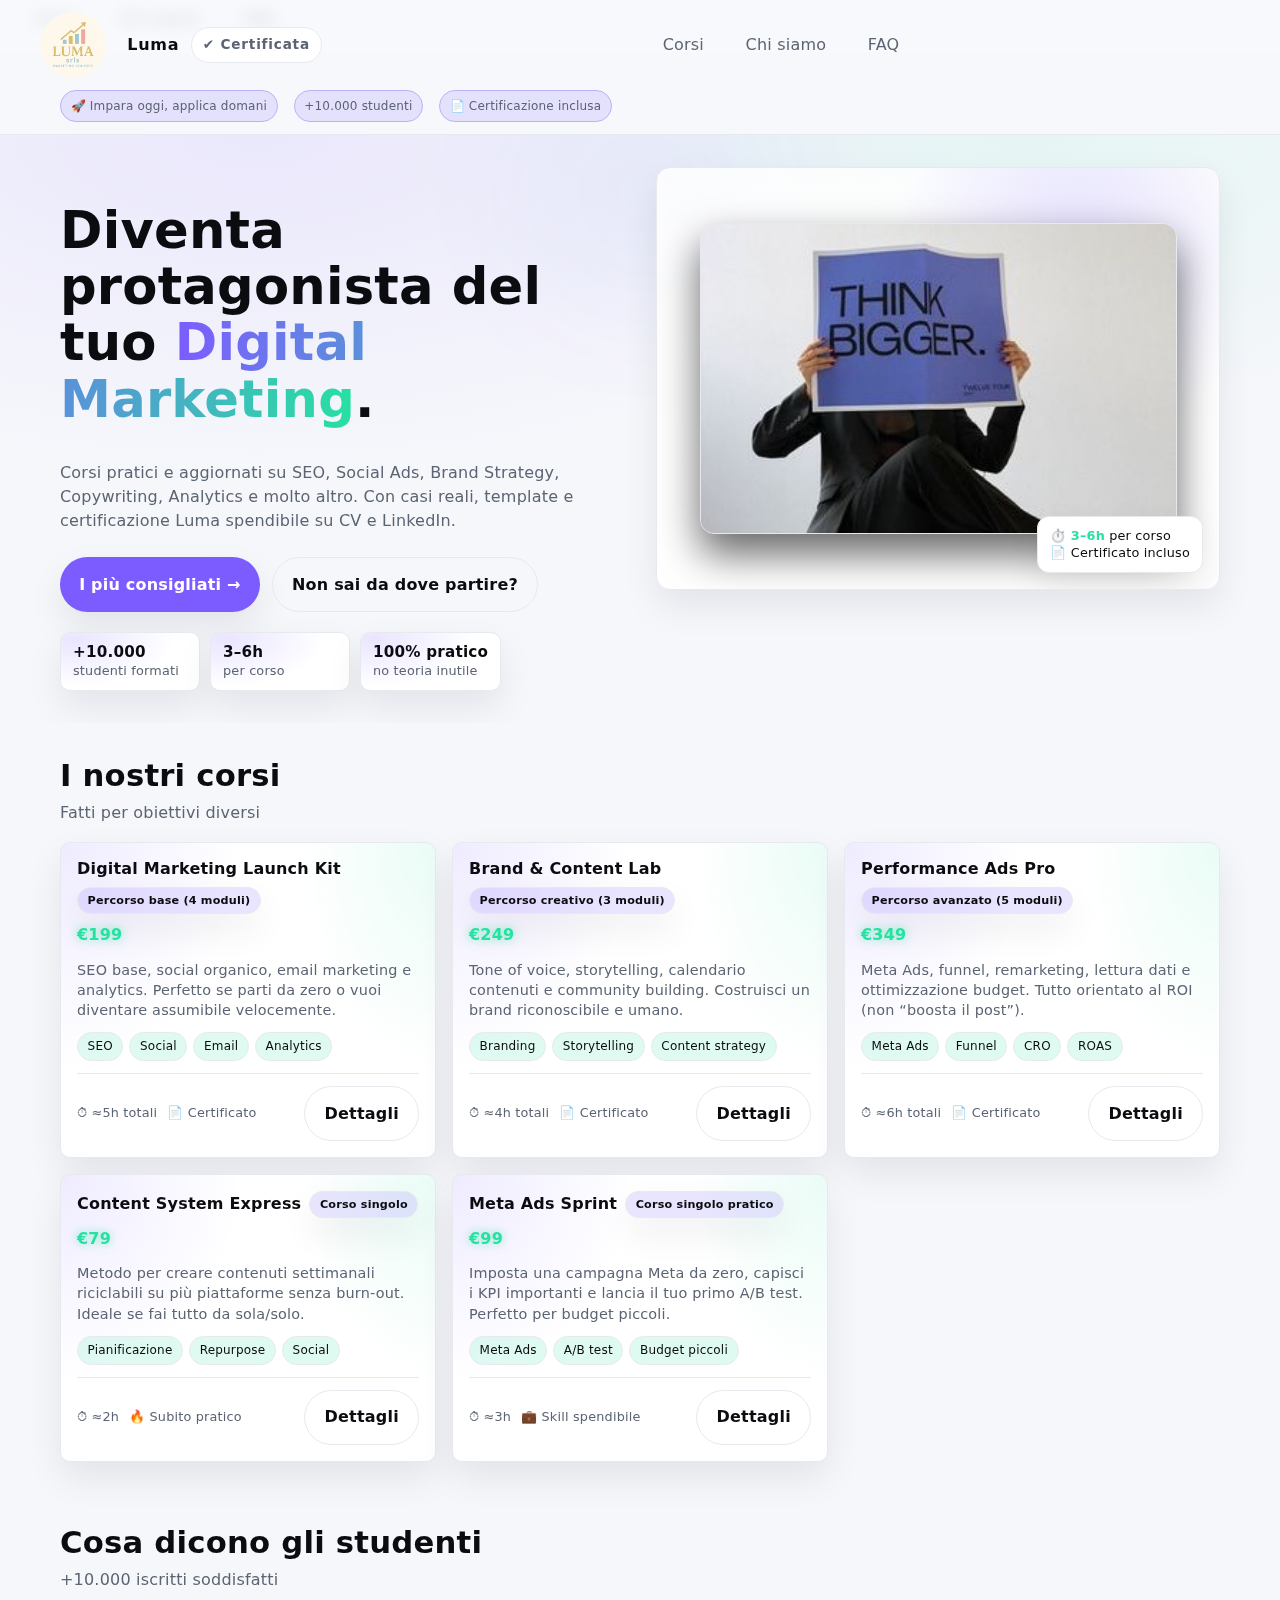
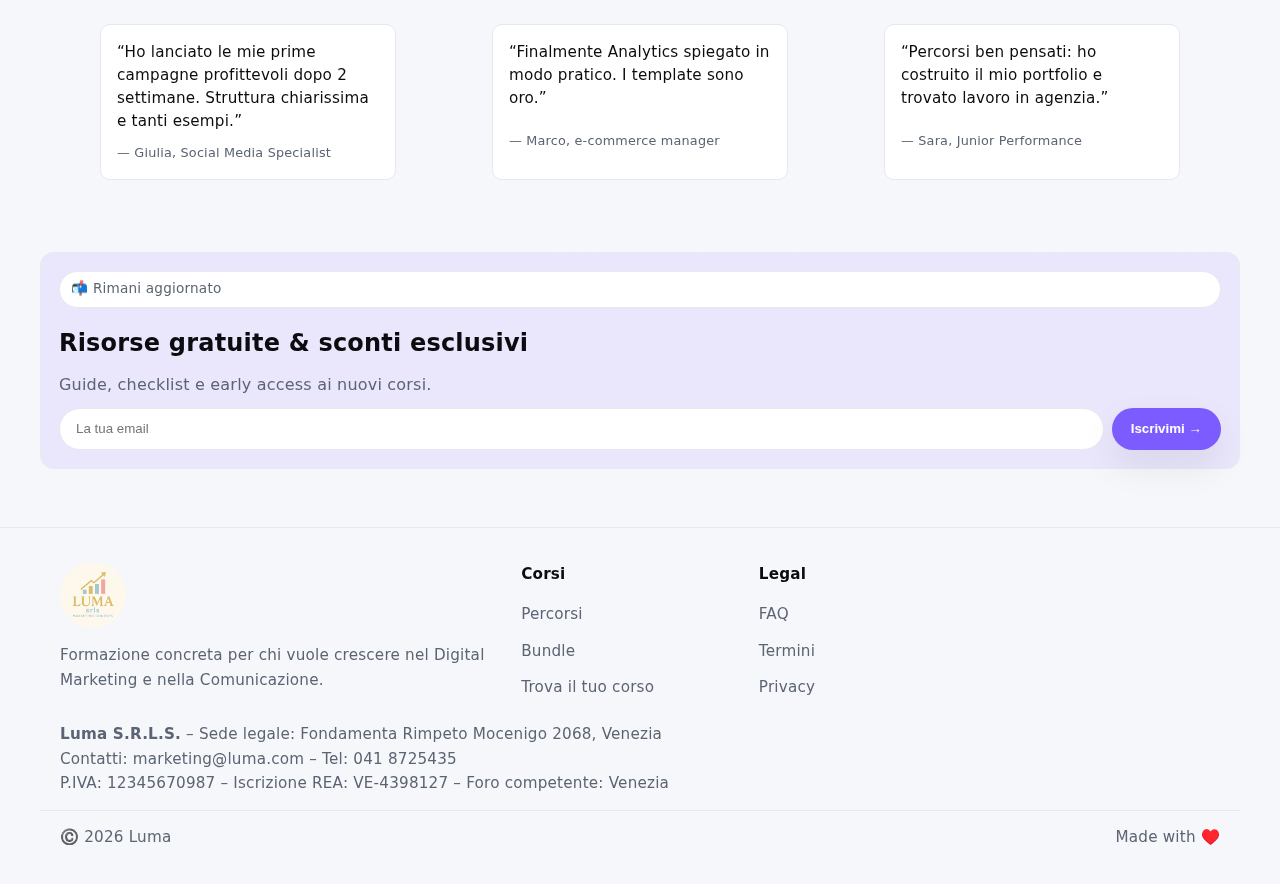
<file: index.html>
<!doctype html>
<html lang="it">
<head>
  <meta charset="utf-8" />
  <meta name="viewport" content="width=device-width, initial-scale=1" />
  <title>Luma — Corsi di Digital Marketing & Comunicazione</title>
  <meta name="description" content="Luma: e-commerce di corsi su Digital Marketing e Comunicazione. Impara SEO, Social, Performance, Brand, Copy e molto altro." />
  <link rel="stylesheet" href="style.css" />

  <style>
    /* ===== micro-touch estetici aggiuntivi ===== */

    /* hero layout = due colonne */
    .hero {
      position: relative;
      background:
        radial-gradient(80% 80% at 20% 0%, color-mix(in srgb, var(--brand) 10%, transparent) 0%, transparent 70%),
        radial-gradient(70% 70% at 80% 0%, color-mix(in srgb, var(--brand-2) 8%, transparent) 0%, transparent 70%);
      padding-top:32px;
      padding-bottom:32px;
      overflow:hidden;
    }

    .hero::before{
      content:"";
      position:absolute;
      left:50%;
      top:-120px;
      width:360px;
      height:360px;
      translate:-50% 0;
      background:radial-gradient(circle at 50% 50%, color-mix(in srgb,var(--brand) 25%, transparent) 0%, transparent 70%);
      filter:blur(60px);
      opacity:.25;
      pointer-events:none;
    }

    .hero-grid{
      display:grid;
      grid-template-columns:1fr 1fr;
      align-items:start;
      gap:2rem;
    }

    @media(max-width:900px){
      .hero-grid{
        grid-template-columns:1fr;
      }
    }

    .headline{
      font-weight:800;
      letter-spacing:.2px;
    }

    .sub{
      color:var(--muted);
      max-width:55ch;
      margin-top:14px;
      font-size:1rem;
      line-height:1.5;
    }

    .hero-cta{
      margin-top:24px;
      display:flex;
      flex-wrap:wrap;
      gap:12px;
    }

    .mini-proof{
      display:flex;
      flex-wrap:wrap;
      gap:10px;
      margin-top:20px;
      font-size:.9rem;
      color:var(--muted);
    }
    .mini-proof .badge{
      border:1px solid var(--stroke);
      background:
        radial-gradient(120% 140% at 10% 10%, color-mix(in srgb, var(--brand) 16%, transparent) 0%, transparent 60%),
        var(--surface);
      border-radius:var(--radius-sm);
      padding:10px 12px;
      display:grid;
      gap:2px;
      box-shadow:var(--shadow);
      min-width:140px;
    }
    .mini-proof .badge strong{
      color:var(--text);
      line-height:1.2;
      font-size:.95rem;
      font-weight:700;
    }
    .mini-proof .badge span{
      font-size:.8rem;
      color:var(--muted);
      line-height:1.3;
    }

    /* hero right side (immagine preview) */
    .hero-media{
      position:relative;
      border-radius:var(--radius);
      border:1px solid var(--stroke);
      background:
        radial-gradient(55% 80% at 75% 20%, color-mix(in srgb, var(--brand) 18%, transparent), transparent 60%),
        linear-gradient(180deg, color-mix(in srgb, var(--surface) 85%, transparent), var(--surface));
      box-shadow: var(--shadow);
      min-height:260px;
      padding:16px;
      display:flex;
      flex-direction:column;
      justify-content:center;
      align-items:center;
      overflow:hidden;
    }

    .hero-preview{
      width:100%;
      max-width:90%;
      max-height:80%;
      border-radius:var(--radius);
      border:1px solid var(--stroke);
      box-shadow:0 20px 40px rgba(0,0,0,.6);
      object-fit:cover;
      object-position:center;
      background: var(--surface);
    }

    .floating{
      position:absolute;
      right:16px;
      bottom:16px;
      background:var(--surface);
      border:1px solid var(--stroke);
      border-radius:12px;
      padding:10px 12px;
      box-shadow:var(--shadow);
      font-size:.8rem;
      line-height:1.4;
      color:var(--text);
    }
    .floating b{
      color:var(--brand-2);
    }

    /* seconda riga sotto header (promo ribbon) */
    .header-ribbon{
      padding-bottom:12px;
      color:var(--muted);
      font-size:.8rem;
      display:flex;
      flex-wrap:wrap;
      gap:1rem;
      align-items:center;
    }
    .header-ribbon .chip{
      font-size:.75rem;
      padding:.35rem .6rem;
      border-color:color-mix(in srgb,var(--brand) 40%, var(--stroke));
      background:color-mix(in srgb,var(--brand) 15%, transparent);
    }

    /* cards corsi */
    .courses-featured{
      display:grid;
      grid-template-columns: repeat(auto-fit, minmax(min(320px,100%),1fr));
      gap:16px;
    }
    .course-card{
      border:1px solid var(--stroke);
      border-radius:var(--radius-sm);
      background:
        radial-gradient(80% 120% at 0% 0%, color-mix(in srgb, var(--brand) 12%, transparent), transparent 60%),
        radial-gradient(60% 120% at 100% 0%, color-mix(in srgb, var(--brand-2) 10%, transparent), transparent 60%),
        var(--surface);
      box-shadow:var(--shadow);
      display:grid;
      padding:16px;
      gap:12px;
      position:relative;
    }
    .course-head{
      display:flex;
      flex-wrap:wrap;
      align-items:flex-start;
      justify-content:space-between;
      gap:8px 12px;
    }
    .course-title{
      margin:0;
      font-weight:800;
      color:var(--text);
      line-height:1.3;
      font-size:1rem;
      display:flex;
      flex-wrap:wrap;
      align-items:center;
      gap:.5rem;
    }
    .pill{
      background:color-mix(in srgb, var(--brand) 16%, transparent);
      border:1px solid var(--stroke);
      border-radius:999px;
      padding:.35rem .6rem;
      font-size:.7rem;
      line-height:1.2;
      font-weight:600;
      color:var(--text);
      box-shadow:0 16px 36px rgba(0, 0, 0, 0.067);
    }
    .price-big{
      font-weight:800;
      font-size:1rem;
      color:var(--brand-2);
      text-shadow:0 0 10px color-mix(in srgb, var(--brand-2) 60%, transparent);
    }
    .course-desc-short{
      color:var(--muted);
      font-size:.9rem;
      line-height:1.4;
      margin:0;
      max-width:60ch;
    }
    .course-tags-row{
      display:flex;
      flex-wrap:wrap;
      gap:6px;
    }
    .tag-soft{
      font-size:.75rem;
      line-height:1.2;
      border-radius:999px;
      padding:.4rem .6rem;
      background:color-mix(in srgb, var(--brand-2) 15%, transparent);
      border:1px solid var(--stroke);
      color:var(--text);
    }
    .course-cta-row{
      display:flex;
      flex-wrap:wrap;
      justify-content:space-between;
      align-items:center;
      gap:8px;
      border-top:1px solid var(--stroke);
      padding-top:12px;
    }
    .meta-inline{
      display:flex;
      flex-wrap:wrap;
      gap:10px;
      font-size:.8rem;
      color:var(--muted);
      line-height:1.3;
    }

    /* testimonial testo */
    .quote blockquote{
      font-size:.95rem;
      line-height:1.5;
      color:var(--text);
    }
    .quote figcaption{
      font-size:.8rem;
    }

    /* bottone torna su pill */
    #toTop{
      border-radius:999px;
      box-shadow:var(--shadow);
      font-weight:700;
      width:auto;
      min-width:44px;
      height:44px;
    }
  </style>
</head>
<body>

  <!-- Header -->
  <header aria-label="Barra di navigazione">
    <div class="container nav">
      <a class="brand" href="index.html">
        <img src="logo.jpeg" alt="Logo di Luma" class="logo" />
        <span aria-label="Luma, home">Luma</span>
        <span class="chip" title="Formazione verificata">✔︎ Certificata</span>
      </a>

      <nav aria-label="Primaria">
        <ul>
          <li><a href="/">Corsi</a></li>
          <li><a href="chi-siamo.html">Chi siamo</a></li>
          <li><a href="faq.html">FAQ</a></li>
        </ul>
      </nav>

      <div class="actions">
        <button class="menu-toggle icon-btn" id="menuBtn" aria-expanded="false" aria-controls="mobileMenu" aria-label="Apri menù">☰</button>
      </div>
    </div>

    <!-- barra secondaria sotto header -->
    <div class="container header-ribbon">
      <span class="chip">🚀 Impara oggi, applica domani</span>
      <span class="chip">+10.000 studenti</span>
      <span class="chip">📄 Certificazione inclusa</span>
    </div>
  </header>

  <!-- Mobile menu -->
  <nav id="mobileMenu" class="mobile-menu" aria-label="Menu mobile">
    <ul>
      <li><a href="index.html">Corsi</a></li>
      <li><a href="chi-siamo.html">Chi siamo</a></li>
      <li><a href="faq.html">FAQ</a></li>
    </ul>
  </nav>


  <!-- HERO -->
  <section class="hero">
    <div class="container hero-grid">

      <!-- COLONNA SINISTRA -->
      <div>
        <h1 class="headline">
          Diventa protagonista del tuo
          <span style="background:linear-gradient(90deg,var(--brand),var(--brand-2));-webkit-background-clip:text;background-clip:text;color:transparent">Digital Marketing</span>.
        </h1>

        <p class="sub">
          Corsi pratici e aggiornati su SEO, Social Ads, Brand Strategy, Copywriting, Analytics e molto altro.
          Con casi reali, template e certificazione Luma spendibile su CV e LinkedIn.
        </p>

        <div class="hero-cta">
          <a class="btn" href="#consigliati" aria-label="Vai ai corsi consigliati">
            I più consigliati →
          </a>
          <a class="btn ghost" href="quiz.html" aria-label="Vai al test orientamento">
            Non sai da dove partire?
          </a>
        </div>

        <div class="mini-proof">
          <div class="badge">
            <strong>+10.000</strong>
            <span>studenti formati</span>
          </div>
          <div class="badge">
            <strong>3–6h</strong>
            <span>per corso</span>
          </div>
          <div class="badge">
            <strong>100% pratico</strong>
            <span>no teoria inutile</span>
          </div>
        </div>
      </div>

      <!-- COLONNA DESTRA: IMMAGINE -->
      <div class="hero-media" aria-hidden="true">
        <img
          src="big.jpg"
          alt="Anteprima dashboard campagne"
          class="hero-preview"
          loading="lazy"
        />
        <div class="floating">
          ⏱️ <b>3–6h</b> per corso<br>📄 Certificato incluso
        </div>
      </div>

    </div>
  </section>


  <!-- CORSI IN EVIDENZA -->
  <section id="consigliati">
    <div class="container">
      <div class="section-head">
        <div>
          <h2>I nostri corsi</h2>
          <div class="muted">Fatti per obiettivi diversi</div>
        </div>
      </div>

      <div class="courses-featured">
        <!-- Digital Marketing Launch Kit -->
        <article class="course-card">
          <div class="course-head">
            <h3 class="course-title">
              Digital Marketing Launch Kit
              <span class="pill">Percorso base (4 moduli)</span>
            </h3>
            <div class="price-big">€199</div>
          </div>

          <p class="course-desc-short">
            SEO base, social organico, email marketing e analytics. Perfetto se parti da zero
            o vuoi diventare assumibile velocemente.
          </p>

          <div class="course-tags-row">
            <span class="tag-soft">SEO</span>
            <span class="tag-soft">Social</span>
            <span class="tag-soft">Email</span>
            <span class="tag-soft">Analytics</span>
          </div>

          <div class="course-cta-row">
            <div class="meta-inline">
              <span>⏱ ≈5h totali</span>
              <span>📄 Certificato</span>
            </div>
            <div style="display:flex; gap:8px; flex-wrap:wrap;">
              <a class="btn ghost" href="launch.html">Dettagli</a>
            </div>
          </div>
        </article>

        <!-- Brand & Content Lab -->
        <article class="course-card">
          <div class="course-head">
            <h3 class="course-title">
              Brand &amp; Content Lab
              <span class="pill">Percorso creativo (3 moduli)</span>
            </h3>
            <div class="price-big">€249</div>
          </div>

          <p class="course-desc-short">
            Tone of voice, storytelling, calendario contenuti e community building.
            Costruisci un brand riconoscibile e umano.
          </p>

          <div class="course-tags-row">
            <span class="tag-soft">Branding</span>
            <span class="tag-soft">Storytelling</span>
            <span class="tag-soft">Content strategy</span>
          </div>

          <div class="course-cta-row">
            <div class="meta-inline">
              <span>⏱ ≈4h totali</span>
              <span>📄 Certificato</span>
            </div>
            <div style="display:flex; gap:8px; flex-wrap:wrap;">
              <a class="btn ghost" href="brand.html">Dettagli</a>
            </div>
          </div>
        </article>

        <!-- Performance Ads Pro -->
        <article class="course-card">
          <div class="course-head">
            <h3 class="course-title">
              Performance Ads Pro
              <span class="pill">Percorso avanzato (5 moduli)</span>
            </h3>
            <div class="price-big">€349</div>
          </div>

          <p class="course-desc-short">
            Meta Ads, funnel, remarketing, lettura dati e ottimizzazione budget.
            Tutto orientato al ROI (non “boosta il post”).
          </p>

          <div class="course-tags-row">
            <span class="tag-soft">Meta Ads</span>
            <span class="tag-soft">Funnel</span>
            <span class="tag-soft">CRO</span>
            <span class="tag-soft">ROAS</span>
          </div>

          <div class="course-cta-row">
            <div class="meta-inline">
              <span>⏱ ≈6h totali</span>
              <span>📄 Certificato</span>
            </div>
            <div style="display:flex; gap:8px; flex-wrap:wrap;">
              <a class="btn ghost" href="ads.html">Dettagli</a>
            </div>
          </div>
        </article>

        <!-- Content System Express -->
        <article class="course-card">
          <div class="course-head">
            <h3 class="course-title">
              Content System Express
              <span class="pill">Corso singolo</span>
            </h3>
            <div class="price-big">€79</div>
          </div>

          <p class="course-desc-short">
            Metodo per creare contenuti settimanali riciclabili su più piattaforme
            senza burn-out. Ideale se fai tutto da sola/solo.
          </p>

          <div class="course-tags-row">
            <span class="tag-soft">Pianificazione</span>
            <span class="tag-soft">Repurpose</span>
            <span class="tag-soft">Social</span>
          </div>

          <div class="course-cta-row">
            <div class="meta-inline">
              <span>⏱ ≈2h</span>
              <span>🔥 Subito pratico</span>
            </div>
            <div style="display:flex; gap:8px; flex-wrap:wrap;">
              <a class="btn ghost" href="content.html">Dettagli</a>
            </div>
          </div>
        </article>

        <!-- Meta Ads Sprint -->
        <article class="course-card">
          <div class="course-head">
            <h3 class="course-title">
              Meta Ads Sprint
              <span class="pill">Corso singolo pratico</span>
            </h3>
            <div class="price-big">€99</div>
          </div>

          <p class="course-desc-short">
            Imposta una campagna Meta da zero, capisci i KPI importanti e lancia
            il tuo primo A/B test. Perfetto per budget piccoli.
          </p>

          <div class="course-tags-row">
            <span class="tag-soft">Meta Ads</span>
            <span class="tag-soft">A/B test</span>
            <span class="tag-soft">Budget piccoli</span>
          </div>

          <div class="course-cta-row">
            <div class="meta-inline">
              <span>⏱ ≈3h</span>
              <span>💼 Skill spendibile</span>
            </div>
            <div style="display:flex; gap:8px; flex-wrap:wrap;">
              <a class="btn ghost" href="adsprint.html">Dettagli</a>
            </div>
          </div>
        </article>
      </div>
    </div>
  </section>

  <!-- TESTIMONIANZE -->
  <section id="testimonianze">
    <div class="container">
      <div class="section-head">
        <div>
          <h2>Cosa dicono gli studenti</h2>
          <div class="muted">+10.000 iscritti soddisfatti</div>
        </div>
      </div>
      <div class="testi">
        <figure class="quote">
          <blockquote>“Ho lanciato le mie prime campagne profittevoli dopo 2 settimane. Struttura chiarissima e tanti esempi.”</blockquote>
          <figcaption class="muted">— Giulia, Social Media Specialist</figcaption>
        </figure>
        <figure class="quote">
          <blockquote>“Finalmente Analytics spiegato in modo pratico. I template sono oro.”</blockquote>
          <figcaption class="muted">— Marco, e-commerce manager</figcaption>
        </figure>
        <figure class="quote">
          <blockquote>“Percorsi ben pensati: ho costruito il mio portfolio e trovato lavoro in agenzia.”</blockquote>
          <figcaption class="muted">— Sara, Junior Performance</figcaption>
        </figure>
      </div>
    </div>
  </section>


  <!-- NEWSLETTER -->
  <section id="newsletter">
    <div class="container newsletter" aria-label="Iscrizione newsletter">
      <div class="chip">📬 Rimani aggiornato</div>
      <h2 style="margin:6px 0 0">Risorse gratuite & sconti esclusivi</h2>
      <p class="muted" style="margin:0">Guide, checklist e early access ai nuovi corsi.</p>
      <form onsubmit="event.preventDefault(); alert('Grazie! Controlla la tua casella email.'); this.reset()">
        <input type="email" required placeholder="La tua email" aria-label="Inserisci la tua email" />
        <button class="btn">Iscrivimi →</button>
      </form>
    </div>
  </section>


  <!-- FOOTER -->
  <footer>
    <div class="container foot-grid">
      <div class="foot-col">
        <img src="logo.jpeg" alt="Logo di Luma" class="logo">
        <p class="muted">Formazione concreta per chi vuole crescere nel Digital Marketing e nella Comunicazione.</p>
      </div>
      <div class="foot-col">
        <h4>Corsi</h4>
        <a href="#consigliati">Percorsi</a>
        <a href="#percorsi">Bundle</a>
        <a href="quiz.html">Trova il tuo corso</a>
      </div>
      <div class="foot-col">
        <h4>Legal</h4>
        <a href="faq.html">FAQ</a>
        <a href="termini.html">Termini</a>
        <a href="#">Privacy</a>
      </div>
    </div>

    <div class="container legal-info">
      <p>
        <strong>Luma S.R.L.S.</strong> – Sede legale: Fondamenta Rimpeto Mocenigo 2068, Venezia<br>
        Contatti: <a href="mailto:marketing@luma.com">marketing@luma.com</a> – Tel: 041 8725435<br>
        P.IVA: 12345670987 – Iscrizione REA: VE-4398127 – Foro competente: Venezia
      </p>
    </div>

    <div class="container credits">
      <span>©️ <span id="year"></span> Luma</span>
      <span>Made with ♥️</span>
    </div>
  </footer>


  <!-- CART DRAWER -->
  <aside class="cart" id="cart" aria-label="Carrello" aria-hidden="true">
    <div class="cart-head">
      <strong>Carrello</strong>
      <button class="icon-btn" id="closeCart" aria-label="Chiudi carrello">✕</button>
    </div>
    <div class="cart-list" id="cartList">
      <div class="empty">Il carrello è vuoto.</div>
    </div>
    <div class="cart-foot">
      <div class="row"><span>Totale</span><strong id="cartTotal">€0</strong></div>
      <button class="btn" id="checkoutBtn">Checkout →</button>
      <small class="muted">Pagamenti sicuri • Certificazione inclusa</small>
    </div>
  </aside>

  <!-- Back to top -->
  <button id="toTop" class="btn icon" aria-label="Torna su">↑</button>

  <!-- JS -->
  <script>
    // Catalogo corsi
    const COURSES = [
      {
        id:'launch-basics',
        title:'Digital Marketing Launch Kit',
        cat:'Tutto',
        hours:5,
        rating:4.8,
        ratings:312,
        price:199,
        tag:['SEO','Social','Email','Analytics']
      },
      {
        id:'brand-lab',
        title:'Brand & Content Lab',
        cat:'Brand',
        hours:4,
        rating:4.9,
        ratings:168,
        price:249,
        tag:['Branding','Story','Content']
      },
      {
        id:'ads-performance-pro',
        title:'Performance Ads Pro',
        cat:'Performance',
        hours:6,
        rating:4.8,
        ratings:201,
        price:349,
        tag:['Meta Ads','Funnel','CRO','ROAS']
      },
      {
        id:'content-solo',
        title:'Content System Express',
        cat:'Content',
        hours:2,
        rating:4.7,
        ratings:230,
        price:79,
        tag:['Pianificazione','Repurpose','Social']
      },
      {
        id:'ads-sprint',
        title:'Meta Ads Sprint',
        cat:'Performance',
        hours:3,
        rating:4.7,
        ratings:142,
        price:99,
        tag:['Meta Ads','A/B test','Budget piccoli']
      }
    ];

    const state = {
      query: '',
      filter: 'tutto',
      cart: JSON.parse(localStorage.getItem('luma_cart') || '[]'),
      theme: localStorage.getItem('luma_theme') || (window.matchMedia('(prefers-color-scheme: light)').matches ? 'light' : 'dark')
    };

    const fmtPrice = n => '€' + n.toLocaleString('it-IT', { minimumFractionDigits: 0 });
    const starSVG = () => `<svg class="star" viewBox="0 0 24 24" aria-hidden="true"><path fill="currentColor" d="M12 17.27 18.18 21l-1.64-7.03L22 9.24l-7.19-.62L12 2 9.19 8.62 2 9.24l5.46 4.73L5.82 21z"/></svg>`;
    const el = sel => document.querySelector(sel);

    function renderCourses(){
      const grid = el('#courseGrid');
      if (!grid) return;

      const q = state.query.trim().toLowerCase();
      const f = state.filter;

      const res = COURSES.filter(c => (f === 'tutto' || c.cat === f) &&
        (!q || c.title.toLowerCase().includes(q) || c.tag.join(' ').toLowerCase().includes(q)));

      grid.innerHTML = res.map(c => `
        <article class="card" data-id="${c.id}" data-cat="${c.cat}">
          <div class="card-media" aria-hidden="true">
            ${c.cat === 'Performance' ? '📣' : c.cat === 'Brand' ? '✨' : c.cat === 'Content' ? '📝' : '📊'}
          </div>
          <div class="card-body">
            <h3 class="card-title">${c.title}</h3>
            <div class="card-meta" aria-label="Dettagli corso">
              <span>⏱ ${c.hours}h</span>
              <span class="rating" title="${c.rating} su 5">
                ${starSVG().repeat(5)}
              </span>
              <span class="muted">(${c.ratings})</span>
              <span class="price">${fmtPrice(c.price)}</span>
            </div>
            <div class="card-tags">
              ${c.tag.map(t => `<span class="chip">${t}</span>`).join('')}
            </div>
          </div>
          <div class="card-footer">
            <button class="btn add" data-id="${c.id}" aria-label="Aggiungi ${c.title} al carrello">Aggiungi</button>
            <a class="btn ghost" href="${c.id}.html" aria-label="Dettagli ${c.title}">Dettagli</a>
          </div>
        </article>
      `).join('') || `<div class="empty">Nessun corso trovato. Prova a cambiare ricerca o filtro.</div>`;

      // stelle piene/trasparenti
      const ratingsEls = grid.querySelectorAll('.rating');
      ratingsEls.forEach((rEl, idx) => {
        const c = res[idx];
        if (!c) return;
        const full = Math.round(c.rating);
        const stars = rEl.querySelectorAll('.star');
        stars.forEach((s, i) => {
          s.style.opacity = (i < full ? '1' : '0.28');
        });
      });
    }

    function saveCart(){
      localStorage.setItem('luma_cart', JSON.stringify(state.cart));
    }

    function addToCartById(id, type='course'){
      const existing = state.cart.find(x => x.id === id && x.type === type);
      if (existing) {
        existing.qty += 1;
      } else {
        let data;
        if (type === 'bundle') {
          const bundlePrices = {
            'Growth Starter': 229,
            'Performance Pro': 349,
            'Brand & Content': 269
          };
          data = {
            title: id,
            price: bundlePrices[id] || 0
          };
        } else {
          data = COURSES.find(c => c.id === id);
        }
        if (!data) return;
        state.cart.push({ id, type, title: data.title, price: data.price, qty: 1 });
      }
      renderCart();
      saveCart();
    }

    function removeFromCart(idx){
      state.cart.splice(idx, 1);
      renderCart();
      saveCart();
    }

    function cartTotal(){
      return state.cart.reduce((sum, it) => sum + it.price * it.qty, 0);
    }

    function renderCart(){
      const list = el('#cartList');
      if (!list) return;

      if (state.cart.length === 0) {
        list.innerHTML = `<div class="empty">Il carrello è vuoto.</div>`;
        el('#cartTotal').textContent = '€0';
        return;
      }
      list.innerHTML = state.cart.map((it, idx) => `
        <div class="cart-item">
          <div class="thumb" aria-hidden="true"></div>
          <div>
            <strong>${it.title}</strong>
            <div class="muted">x ${it.qty}</div>
          </div>
          <div style="text-align:right">
            <div>${fmtPrice(it.price * it.qty)}</div>
            <button class="chip" aria-label="Rimuovi" onclick="removeFromCart(${idx})">Rimuovi</button>
          </div>
        </div>
      `).join('');
      el('#cartTotal').textContent = fmtPrice(cartTotal());
    }

    window.removeFromCart = removeFromCart;

    function applyTheme(){
      if (state.theme === 'light') {
        document.documentElement.setAttribute('data-theme', 'light');
      } else {
        document.documentElement.removeAttribute('data-theme');
      }
      localStorage.setItem('luma_theme', state.theme);
    }

    document.addEventListener('DOMContentLoaded', () => {
      // anno footer
      const yearEl = el('#year');
      if (yearEl) yearEl.textContent = new Date().getFullYear();

      // tema
      applyTheme();
      const themeBtn = el('#themeToggle');
      if (themeBtn){
        themeBtn.addEventListener('click', () => {
          state.theme = (state.theme === 'light' ? 'dark' : 'light');
          applyTheme();
        });
      }

      // menu mobile
      const menuBtn = el('#menuBtn');
      const mobile = el('#mobileMenu');
      if (menuBtn && mobile){
        menuBtn.addEventListener('click', () => {
          const open = mobile.classList.toggle('open');
          menuBtn.setAttribute('aria-expanded', open);
        });
        mobile.querySelectorAll('a').forEach(a => {
          a.addEventListener('click', () => {
            mobile.classList.remove('open');
            menuBtn.setAttribute('aria-expanded', 'false');
          });
        });
      }

      // ricerca input (se aggiungi la barra di ricerca in futuro)
      const searchInput = el('#search');
      if (searchInput){
        searchInput.addEventListener('input', e => {
          state.query = e.target.value;
          renderCourses();
        });
      }

      // filtri (idem, se aggiungi i bottoni filtro)
      document.querySelectorAll('.filter').forEach(btn => {
        btn.addEventListener('click', () => {
          document.querySelectorAll('.filter').forEach(b => b.classList.remove('is-active'));
          btn.classList.add('is-active');
          state.filter = btn.dataset.filter;
          renderCourses();
        });
      });

      // render iniziale griglia corsi dinamici (sezione catalogo futura)
      renderCourses();

      // delega “Aggiungi al carrello” per corsi dinamici
      const courseGrid = el('#courseGrid');
      if (courseGrid) {
        courseGrid.addEventListener('click', (e) => {
          const add = e.target.closest('.add');
          if (add && add.dataset.id) {
            addToCartById(add.dataset.id, 'course');
            openCart();
          }
        });
      }

      // aggiungi bundle con data-bundle (se li aggiungi)
      document.querySelectorAll('[data-bundle]').forEach(b => {
        b.addEventListener('click', () => {
          addToCartById(b.dataset.bundle, 'bundle');
          openCart();
        });
      });

      // carrello open/close
      const cart = el('#cart');
      const openCartBtn = el('#openCart');
      const closeCartBtn = el('#closeCart');

      function openCart() {
        cart.classList.add('open');
        cart.setAttribute('aria-hidden', 'false');
      }
      function closeCart() {
        cart.classList.remove('open');
        cart.setAttribute('aria-hidden', 'true');
      }
      window.openCart = openCart; // esposto globalmente

      if (openCartBtn) openCartBtn.addEventListener('click', openCart);
      if (closeCartBtn) closeCartBtn.addEventListener('click', closeCart);

      // render cart da storage
      renderCart();

      // checkout (demo)
      const checkoutBtn = el('#checkoutBtn');
      if (checkoutBtn){
        checkoutBtn.addEventListener('click', () => {
          if (state.cart.length === 0) {
            alert('Aggiungi qualcosa al carrello 😄');
            return;
          }
          alert('Checkout demo: ' + fmtPrice(cartTotal()) + '\n(qui integrerai il pagamento reale)');
        });
      }

      // “Torna su”
      const toTop = el('#toTop');
      if (toTop){
        window.addEventListener('scroll', () => {
          if (window.scrollY > 400) toTop.classList.add('show');
          else toTop.classList.remove('show');
        });
        toTop.addEventListener('click', () => window.scrollTo({ top: 0, behavior: 'smooth' }));
      }
    });
  </script>
</body>
</html>
</file>
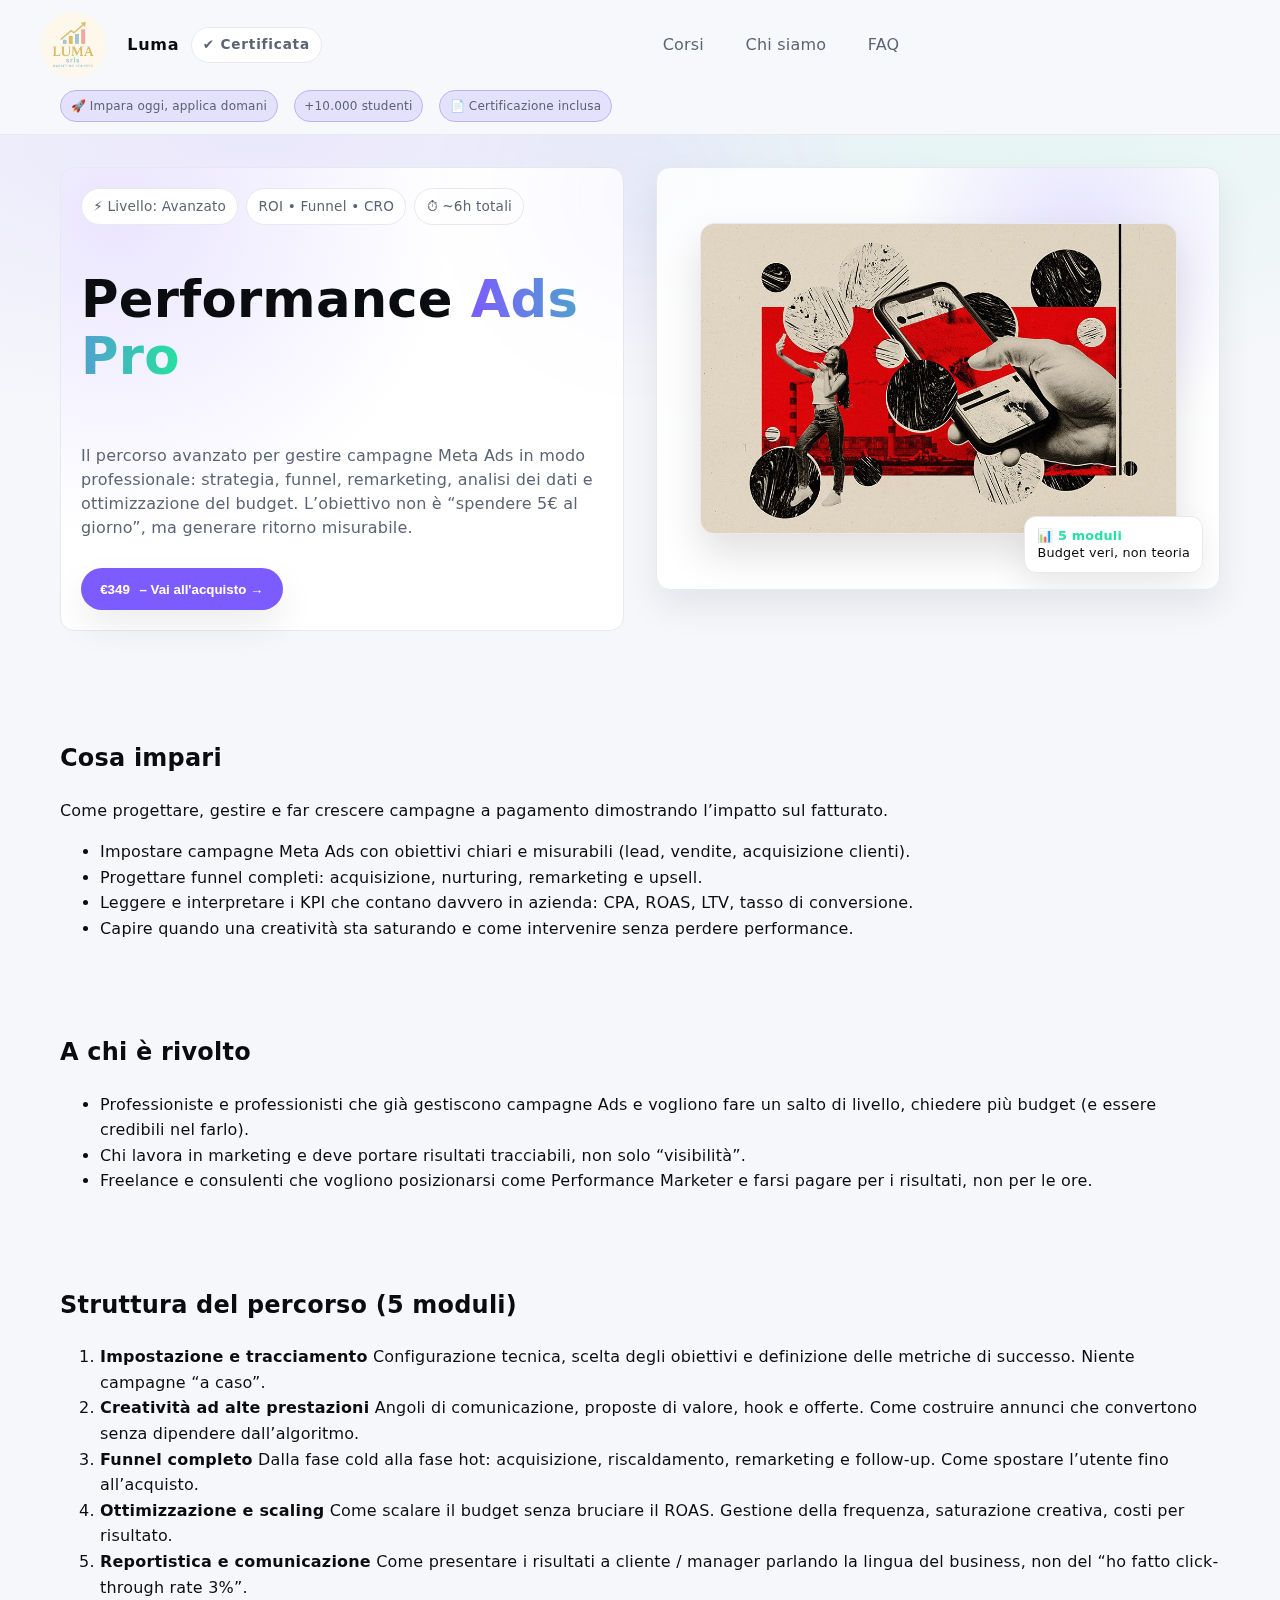
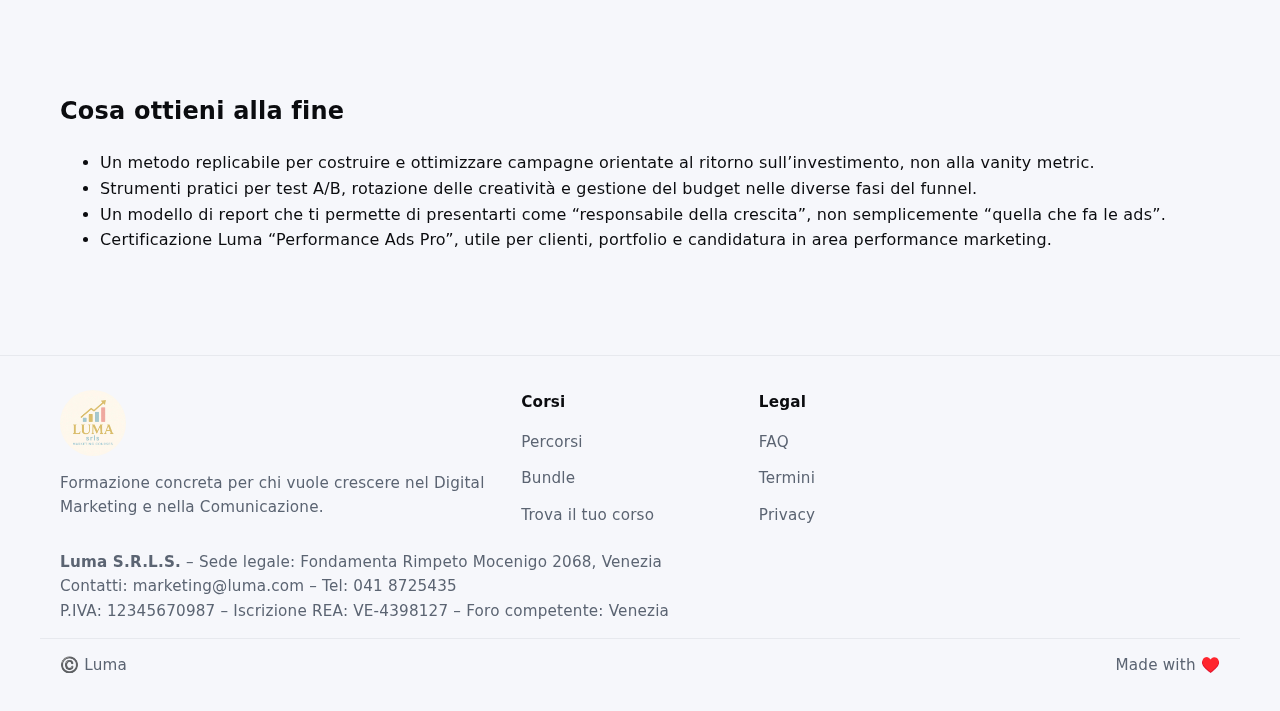
<file: ads.html>
<!doctype html>
<html lang="it">
<head>
  <meta charset="utf-8" />
  <meta name="viewport" content="width=device-width, initial-scale=1" />
  <title>Performance Ads Pro – Luma</title>
  <link rel="stylesheet" href="style.css" />
    <style>
    /* ===== micro-touch estetici aggiuntivi ===== */

    /* hero layout = due colonne */
    .hero {
      position: relative;
      background:
        radial-gradient(80% 80% at 20% 0%, color-mix(in srgb, var(--brand) 10%, transparent) 0%, transparent 70%),
        radial-gradient(70% 70% at 80% 0%, color-mix(in srgb, var(--brand-2) 8%, transparent) 0%, transparent 70%);
      padding-top:32px;
      padding-bottom:32px;
      overflow:hidden;
    }

    .hero::before{
      content:"";
      position:absolute;
      left:50%;
      top:-120px;
      width:360px;
      height:360px;
      translate:-50% 0;
      background:radial-gradient(circle at 50% 50%, color-mix(in srgb,var(--brand) 25%, transparent) 0%, transparent 70%);
      filter:blur(60px);
      opacity:.25;
      pointer-events:none;
    }

    .hero-grid{
      display:grid;
      grid-template-columns:1fr 1fr;
      align-items:start;
      gap:2rem;
    }

    @media(max-width:900px){
      .hero-grid{
        grid-template-columns:1fr;
      }
    }

    .headline{
      font-weight:800;
      letter-spacing:.2px;
    }

    .sub{
      color:var(--muted);
      max-width:55ch;
      margin-top:14px;
      font-size:1rem;
      line-height:1.5;
    }

    .hero-cta{
      margin-top:24px;
      display:flex;
      flex-wrap:wrap;
      gap:12px;
    }

    .mini-proof{
      display:flex;
      flex-wrap:wrap;
      gap:10px;
      margin-top:20px;
      font-size:.9rem;
      color:var(--muted);
    }
    .mini-proof .badge{
      border:1px solid var(--stroke);
      background:
        radial-gradient(120% 140% at 10% 10%, color-mix(in srgb, var(--brand) 16%, transparent) 0%, transparent 60%),
        var(--surface);
      border-radius:var(--radius-sm);
      padding:10px 12px;
      display:grid;
      gap:2px;
      box-shadow:var(--shadow);
      min-width:140px;
    }
    .mini-proof .badge strong{
      color:var(--text);
      line-height:1.2;
      font-size:.95rem;
      font-weight:700;
    }
    .mini-proof .badge span{
      font-size:.8rem;
      color:var(--muted);
      line-height:1.3;
    }

    /* hero right side (immagine preview) */
    .hero-media{
      position:relative;
      border-radius:var(--radius);
      border:1px solid var(--stroke);
      background:
        radial-gradient(55% 80% at 75% 20%, color-mix(in srgb, var(--brand) 18%, transparent), transparent 60%),
        linear-gradient(180deg, color-mix(in srgb, var(--surface) 85%, transparent), var(--surface));
      box-shadow: var(--shadow);
      min-height:260px;
      padding:16px;
      display:flex;
      flex-direction:column;
      justify-content:center;
      align-items:center;
      overflow:hidden;
    }

    .hero-preview{
      width:100%;
      max-width:90%;
      max-height:80%;
      border-radius:var(--radius);
      border:1px solid var(--stroke);
      box-shadow:0 20px 40px rgba(0, 0, 0, 0.122);
      object-fit:cover;
      object-position:center;
      background: var(--surface);
    }

    .floating{
      position:absolute;
      right:16px;
      bottom:16px;
      background:var(--surface);
      border:1px solid var(--stroke);
      border-radius:12px;
      padding:10px 12px;
      box-shadow:var(--shadow);
      font-size:.8rem;
      line-height:1.4;
      color:var(--text);
    }
    .floating b{
      color:var(--brand-2);
    }

    /* seconda riga sotto header (promo ribbon) */
    .header-ribbon{
      padding-bottom:12px;
      color:var(--muted);
      font-size:.8rem;
      display:flex;
      flex-wrap:wrap;
      gap:1rem;
      align-items:center;
    }
    .header-ribbon .chip{
      font-size:.75rem;
      padding:.35rem .6rem;
      border-color:color-mix(in srgb,var(--brand) 40%, var(--stroke));
      background:color-mix(in srgb,var(--brand) 15%, transparent);
    }

    /* cards corsi */
    .courses-featured{
      display:grid;
      grid-template-columns: repeat(auto-fit, minmax(min(320px,100%),1fr));
      gap:16px;
    }
    .course-card{
      border:1px solid var(--stroke);
      border-radius:var(--radius-sm);
      background:
        radial-gradient(80% 120% at 0% 0%, color-mix(in srgb, var(--brand) 12%, transparent), transparent 60%),
        radial-gradient(60% 120% at 100% 0%, color-mix(in srgb, var(--brand-2) 10%, transparent), transparent 60%),
        var(--surface);
      box-shadow:var(--shadow);
      display:grid;
      padding:16px;
      gap:12px;
      position:relative;
    }
    .course-head{
      display:flex;
      flex-wrap:wrap;
      align-items:flex-start;
      justify-content:space-between;
      gap:8px 12px;
    }
    .course-title{
      margin:0;
      font-weight:800;
      color:var(--text);
      line-height:1.3;
      font-size:1rem;
      display:flex;
      flex-wrap:wrap;
      align-items:center;
      gap:.5rem;
    }
    .pill{
      background:color-mix(in srgb, var(--brand) 16%, transparent);
      border:1px solid var(--stroke);
      border-radius:999px;
      padding:.35rem .6rem;
      font-size:.7rem;
      line-height:1.2;
      font-weight:600;
      color:var(--text);
      box-shadow:0 16px 36px rgba(0, 0, 0, 0.067);
    }
    .price-big{
      font-weight:800;
      font-size:1rem;
      color:var(--brand-2);
      text-shadow:0 0 10px color-mix(in srgb, var(--brand-2) 60%, transparent);
    }
    .course-desc-short{
      color:var(--muted);
      font-size:.9rem;
      line-height:1.4;
      margin:0;
      max-width:60ch;
    }
    .course-tags-row{
      display:flex;
      flex-wrap:wrap;
      gap:6px;
    }
    .tag-soft{
      font-size:.75rem;
      line-height:1.2;
      border-radius:999px;
      padding:.4rem .6rem;
      background:color-mix(in srgb, var(--brand-2) 15%, transparent);
      border:1px solid var(--stroke);
      color:var(--text);
    }
    .course-cta-row{
      display:flex;
      flex-wrap:wrap;
      justify-content:space-between;
      align-items:center;
      gap:8px;
      border-top:1px solid var(--stroke);
      padding-top:12px;
    }
    .meta-inline{
      display:flex;
      flex-wrap:wrap;
      gap:10px;
      font-size:.8rem;
      color:var(--muted);
      line-height:1.3;
    }

    /* testimonial testo */
    .quote blockquote{
      font-size:.95rem;
      line-height:1.5;
      color:var(--text);
    }
    .quote figcaption{
      font-size:.8rem;
    }

    /* bottone torna su pill */
    #toTop{
      border-radius:999px;
      box-shadow:var(--shadow);
      font-weight:700;
      width:auto;
      min-width:44px;
      height:44px;
    }
  </style>
</head>
<body>

  <header aria-label="Barra di navigazione">
    <div class="container nav">
      <a class="brand" href="index.html">
        <img src="logo.jpeg" alt="Logo di Luma" class="logo" />
        <span aria-label="Luma, home">Luma</span>
        <span class="chip" title="Formazione verificata">✔︎ Certificata</span>
      </a>

      <nav aria-label="Primaria">
        <ul>
          <li><a href="index.html">Corsi</a></li>
          <li><a href="chi-siamo.html">Chi siamo</a></li>
          <li><a href="faq.html">FAQ</a></li>
        </ul>
      </nav>

      <div class="actions">
        <button class="menu-toggle icon-btn" id="menuBtn" aria-expanded="false" aria-controls="mobileMenu" aria-label="Apri menù">☰</button>
      </div>
    </div>

    <!-- barra secondaria sotto header -->
    <div class="container header-ribbon">
      <span class="chip">🚀 Impara oggi, applica domani</span>
      <span class="chip">+10.000 studenti</span>
      <span class="chip">📄 Certificazione inclusa</span>
    </div>
  </header>

  <main>

    <section class="hero">
      <div class="container hero-grid">
        <div class="hero-card">
          <div class="stat-badges">
            <span class="chip">⚡ Livello: Avanzato</span>
            <span class="chip">ROI • Funnel • CRO</span>
            <span class="chip">⏱ ~6h totali</span>
          </div>

          <h1 class="headline">Performance <span style="background:linear-gradient(90deg,var(--brand),var(--brand-2));-webkit-background-clip:text;background-clip:text;color:transparent">Ads Pro</span></h1>

<p class="sub">
  Il percorso avanzato per gestire campagne Meta Ads in modo professionale:
  strategia, funnel, remarketing, analisi dei dati e ottimizzazione del budget.
  L’obiettivo non è “spendere 5€ al giorno”, ma generare ritorno misurabile.
</p>

          <div>
            <a href="oggetto.html?id=ads-performance-pro
         &title=Performance%20Ads%20Pro
         &durata=Percorso%20avanzato%20%E2%80%A2%206h%20on-demand%20%E2%80%A2%20Certificato
         &prezzo=349">
        <button class="btn add" data-id="ads-performance-pro"><strong>€349</strong> – Vai all'acquisto →</button></a>
          </div>
        </div>

<div class="hero-media" aria-hidden="true">
  <img
    src="take1.jpg"
    alt="Anteprima dashboard campagne"
    class="hero-preview"
    loading="lazy"
  />
  <div class="floating">
    📊 <b>5 moduli</b><br>
    Budget veri, non teoria
  </div>
</div>
      </div>
    </section>

    <section>
      <div class="container">
        <div class="paper">
 <section>
  <h2>Cosa impari</h2>
  <p class="lead">
    Come progettare, gestire e far crescere campagne a pagamento
    dimostrando l’impatto sul fatturato.
  </p>
  <ul>
    <li>Impostare campagne Meta Ads con obiettivi chiari e misurabili (lead, vendite, acquisizione clienti).</li>
    <li>Progettare funnel completi: acquisizione, nurturing, remarketing e upsell.</li>
    <li>Leggere e interpretare i KPI che contano davvero in azienda: CPA, ROAS, LTV, tasso di conversione.</li>
    <li>Capire quando una creatività sta saturando e come intervenire senza perdere performance.</li>
  </ul>
</section>

<section>
  <h2>A chi è rivolto</h2>
  <ul>
    <li>Professioniste e professionisti che già gestiscono campagne Ads e vogliono fare un salto di livello, chiedere più budget (e essere credibili nel farlo).</li>
    <li>Chi lavora in marketing e deve portare risultati tracciabili, non solo “visibilità”.</li>
    <li>Freelance e consulenti che vogliono posizionarsi come Performance Marketer e farsi pagare per i risultati, non per le ore.</li>
  </ul>
</section>

<section>
  <h2>Struttura del percorso (5 moduli)</h2>
  <ol>
    <li>
      <strong>Impostazione e tracciamento</strong>  
      Configurazione tecnica, scelta degli obiettivi e definizione delle metriche di successo. Niente campagne “a caso”.
    </li>
    <li>
      <strong>Creatività ad alte prestazioni</strong>  
      Angoli di comunicazione, proposte di valore, hook e offerte. Come costruire annunci che convertono senza dipendere dall’algoritmo.
    </li>
    <li>
      <strong>Funnel completo</strong>  
      Dalla fase cold alla fase hot: acquisizione, riscaldamento, remarketing e follow-up. Come spostare l’utente fino all’acquisto.
    </li>
    <li>
      <strong>Ottimizzazione e scaling</strong>  
      Come scalare il budget senza bruciare il ROAS. Gestione della frequenza, saturazione creativa, costi per risultato.
    </li>
    <li>
      <strong>Reportistica e comunicazione</strong>  
      Come presentare i risultati a cliente / manager parlando la lingua del business, non del “ho fatto click-through rate 3%”.
    </li>
  </ol>
</section>

<section>
  <h2>Cosa ottieni alla fine</h2>
  <ul>
    <li>Un metodo replicabile per costruire e ottimizzare campagne orientate al ritorno sull’investimento, non alla vanity metric.</li>
    <li>Strumenti pratici per test A/B, rotazione delle creatività e gestione del budget nelle diverse fasi del funnel.</li>
    <li>Un modello di report che ti permette di presentarti come “responsabile della crescita”, non semplicemente “quella che fa le ads”.</li>
    <li>Certificazione Luma “Performance Ads Pro”, utile per clienti, portfolio e candidatura in area performance marketing.</li>
  </ul>
</section>
        </div>
      </div>
    </section>

  </main>

  <footer>
    <div class="container foot-grid">
      <div class="foot-col">
        <img src="logo.jpeg" alt="Logo di Luma" class="logo">
        <p class="muted">Formazione concreta per chi vuole crescere nel Digital Marketing e nella Comunicazione.</p>
      </div>
      <div class="foot-col">
        <h4>Corsi</h4>
        <a href="#consigliati">Percorsi</a>
        <a href="#percorsi">Bundle</a>
        <a href="quiz.html">Trova il tuo corso</a>
      </div>
      <div class="foot-col">
        <h4>Legal</h4>
        <a href="faq.html">FAQ</a>
        <a href="termini.html">Termini</a>
        <a href="#">Privacy</a>
      </div>
    </div>

    <div class="container legal-info">
      <p>
        <strong>Luma S.R.L.S.</strong> – Sede legale: Fondamenta Rimpeto Mocenigo 2068, Venezia<br>
        Contatti: <a href="mailto:marketing@luma.com">marketing@luma.com</a> – Tel: 041 8725435<br>
        P.IVA: 12345670987 – Iscrizione REA: VE-4398127 – Foro competente: Venezia
      </p>
    </div>

    <div class="container credits">
      <span>©️ <span id="year"></span> Luma</span>
      <span>Made with ♥️</span>
    </div>
  </footer>

  <script src="shared.js"></script>

</body>
</html>
</file>
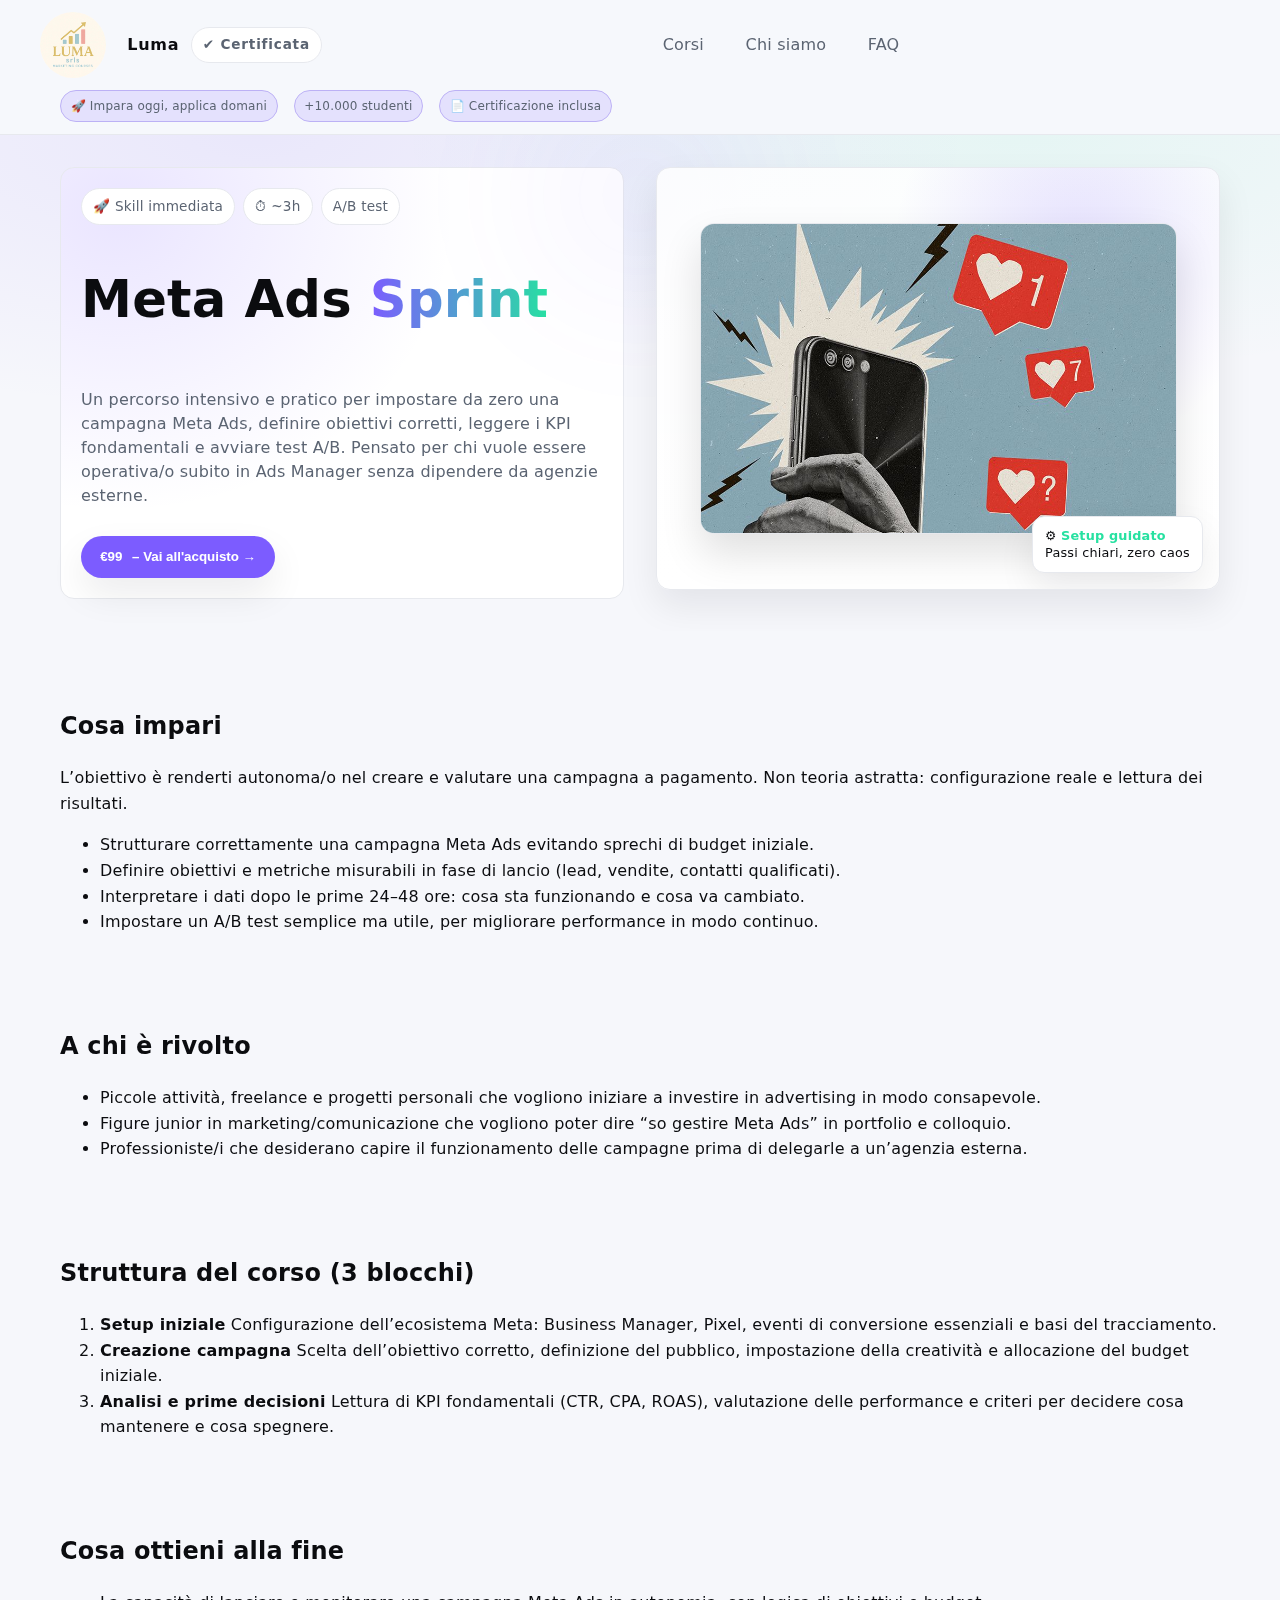
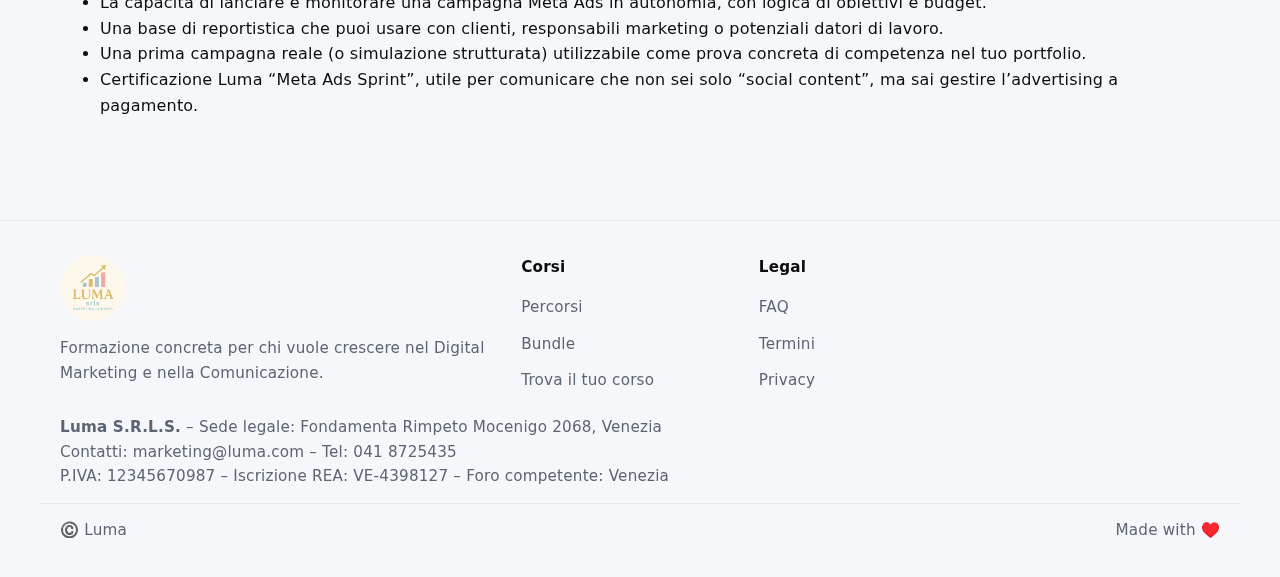
<file: adsprint.html>
<!doctype html>
<html lang="it">
<head>
  <meta charset="utf-8" />
  <meta name="viewport" content="width=device-width, initial-scale=1" />
  <title>Meta Ads Sprint – Luma</title>
  <link rel="stylesheet" href="style.css" />
      <style>
    /* ===== micro-touch estetici aggiuntivi ===== */

    /* hero layout = due colonne */
    .hero {
      position: relative;
      background:
        radial-gradient(80% 80% at 20% 0%, color-mix(in srgb, var(--brand) 10%, transparent) 0%, transparent 70%),
        radial-gradient(70% 70% at 80% 0%, color-mix(in srgb, var(--brand-2) 8%, transparent) 0%, transparent 70%);
      padding-top:32px;
      padding-bottom:32px;
      overflow:hidden;
    }

    .hero::before{
      content:"";
      position:absolute;
      left:50%;
      top:-120px;
      width:360px;
      height:360px;
      translate:-50% 0;
      background:radial-gradient(circle at 50% 50%, color-mix(in srgb,var(--brand) 25%, transparent) 0%, transparent 70%);
      filter:blur(60px);
      opacity:.25;
      pointer-events:none;
    }

    .hero-grid{
      display:grid;
      grid-template-columns:1fr 1fr;
      align-items:start;
      gap:2rem;
    }

    @media(max-width:900px){
      .hero-grid{
        grid-template-columns:1fr;
      }
    }

    .headline{
      font-weight:800;
      letter-spacing:.2px;
    }

    .sub{
      color:var(--muted);
      max-width:55ch;
      margin-top:14px;
      font-size:1rem;
      line-height:1.5;
    }

    .hero-cta{
      margin-top:24px;
      display:flex;
      flex-wrap:wrap;
      gap:12px;
    }

    .mini-proof{
      display:flex;
      flex-wrap:wrap;
      gap:10px;
      margin-top:20px;
      font-size:.9rem;
      color:var(--muted);
    }
    .mini-proof .badge{
      border:1px solid var(--stroke);
      background:
        radial-gradient(120% 140% at 10% 10%, color-mix(in srgb, var(--brand) 16%, transparent) 0%, transparent 60%),
        var(--surface);
      border-radius:var(--radius-sm);
      padding:10px 12px;
      display:grid;
      gap:2px;
      box-shadow:var(--shadow);
      min-width:140px;
    }
    .mini-proof .badge strong{
      color:var(--text);
      line-height:1.2;
      font-size:.95rem;
      font-weight:700;
    }
    .mini-proof .badge span{
      font-size:.8rem;
      color:var(--muted);
      line-height:1.3;
    }

    /* hero right side (immagine preview) */
    .hero-media{
      position:relative;
      border-radius:var(--radius);
      border:1px solid var(--stroke);
      background:
        radial-gradient(55% 80% at 75% 20%, color-mix(in srgb, var(--brand) 18%, transparent), transparent 60%),
        linear-gradient(180deg, color-mix(in srgb, var(--surface) 85%, transparent), var(--surface));
      box-shadow: var(--shadow);
      min-height:260px;
      padding:16px;
      display:flex;
      flex-direction:column;
      justify-content:center;
      align-items:center;
      overflow:hidden;
    }

    .hero-preview{
      width:100%;
      max-width:90%;
      max-height:80%;
      border-radius:var(--radius);
      border:1px solid var(--stroke);
      box-shadow:0 20px 40px rgba(0, 0, 0, 0.122);
      object-fit:cover;
      object-position:center;
      background: var(--surface);
    }

    .floating{
      position:absolute;
      right:16px;
      bottom:16px;
      background:var(--surface);
      border:1px solid var(--stroke);
      border-radius:12px;
      padding:10px 12px;
      box-shadow:var(--shadow);
      font-size:.8rem;
      line-height:1.4;
      color:var(--text);
    }
    .floating b{
      color:var(--brand-2);
    }

    /* seconda riga sotto header (promo ribbon) */
    .header-ribbon{
      padding-bottom:12px;
      color:var(--muted);
      font-size:.8rem;
      display:flex;
      flex-wrap:wrap;
      gap:1rem;
      align-items:center;
    }
    .header-ribbon .chip{
      font-size:.75rem;
      padding:.35rem .6rem;
      border-color:color-mix(in srgb,var(--brand) 40%, var(--stroke));
      background:color-mix(in srgb,var(--brand) 15%, transparent);
    }

    /* cards corsi */
    .courses-featured{
      display:grid;
      grid-template-columns: repeat(auto-fit, minmax(min(320px,100%),1fr));
      gap:16px;
    }
    .course-card{
      border:1px solid var(--stroke);
      border-radius:var(--radius-sm);
      background:
        radial-gradient(80% 120% at 0% 0%, color-mix(in srgb, var(--brand) 12%, transparent), transparent 60%),
        radial-gradient(60% 120% at 100% 0%, color-mix(in srgb, var(--brand-2) 10%, transparent), transparent 60%),
        var(--surface);
      box-shadow:var(--shadow);
      display:grid;
      padding:16px;
      gap:12px;
      position:relative;
    }
    .course-head{
      display:flex;
      flex-wrap:wrap;
      align-items:flex-start;
      justify-content:space-between;
      gap:8px 12px;
    }
    .course-title{
      margin:0;
      font-weight:800;
      color:var(--text);
      line-height:1.3;
      font-size:1rem;
      display:flex;
      flex-wrap:wrap;
      align-items:center;
      gap:.5rem;
    }
    .pill{
      background:color-mix(in srgb, var(--brand) 16%, transparent);
      border:1px solid var(--stroke);
      border-radius:999px;
      padding:.35rem .6rem;
      font-size:.7rem;
      line-height:1.2;
      font-weight:600;
      color:var(--text);
      box-shadow:0 16px 36px rgba(0, 0, 0, 0.067);
    }
    .price-big{
      font-weight:800;
      font-size:1rem;
      color:var(--brand-2);
      text-shadow:0 0 10px color-mix(in srgb, var(--brand-2) 60%, transparent);
    }
    .course-desc-short{
      color:var(--muted);
      font-size:.9rem;
      line-height:1.4;
      margin:0;
      max-width:60ch;
    }
    .course-tags-row{
      display:flex;
      flex-wrap:wrap;
      gap:6px;
    }
    .tag-soft{
      font-size:.75rem;
      line-height:1.2;
      border-radius:999px;
      padding:.4rem .6rem;
      background:color-mix(in srgb, var(--brand-2) 15%, transparent);
      border:1px solid var(--stroke);
      color:var(--text);
    }
    .course-cta-row{
      display:flex;
      flex-wrap:wrap;
      justify-content:space-between;
      align-items:center;
      gap:8px;
      border-top:1px solid var(--stroke);
      padding-top:12px;
    }
    .meta-inline{
      display:flex;
      flex-wrap:wrap;
      gap:10px;
      font-size:.8rem;
      color:var(--muted);
      line-height:1.3;
    }

    /* testimonial testo */
    .quote blockquote{
      font-size:.95rem;
      line-height:1.5;
      color:var(--text);
    }
    .quote figcaption{
      font-size:.8rem;
    }

    /* bottone torna su pill */
    #toTop{
      border-radius:999px;
      box-shadow:var(--shadow);
      font-weight:700;
      width:auto;
      min-width:44px;
      height:44px;
    }
  </style>
</head>
<body>

  <header aria-label="Barra di navigazione">
    <div class="container nav">
      <a class="brand" href="index.html">
        <img src="logo.jpeg" alt="Logo di Luma" class="logo" />
        <span aria-label="Luma, home">Luma</span>
        <span class="chip" title="Formazione verificata">✔︎ Certificata</span>
      </a>

      <nav aria-label="Primaria">
        <ul>
          <li><a href="index.html">Corsi</a></li>
          <li><a href="chi-siamo.html">Chi siamo</a></li>
          <li><a href="faq.html">FAQ</a></li>
        </ul>
      </nav>

      <div class="actions">
        <button class="menu-toggle icon-btn" id="menuBtn" aria-expanded="false" aria-controls="mobileMenu" aria-label="Apri menù">☰</button>
      </div>
    </div>

    <!-- barra secondaria sotto header -->
    <div class="container header-ribbon">
      <span class="chip">🚀 Impara oggi, applica domani</span>
      <span class="chip">+10.000 studenti</span>
      <span class="chip">📄 Certificazione inclusa</span>
    </div>
  </header>

  <main>

    <section class="hero">
      <div class="container hero-grid">
        <div class="hero-card">
          <div class="stat-badges">
            <span class="chip">🚀 Skill immediata</span>
            <span class="chip">⏱ ~3h</span>
            <span class="chip">A/B test</span>
          </div>

          <h1 class="headline">Meta Ads <span style="background:linear-gradient(90deg,var(--brand),var(--brand-2));-webkit-background-clip:text;background-clip:text;color:transparent">Sprint</span></h1>

<p class="sub">
  Un percorso intensivo e pratico per impostare da zero una campagna Meta Ads,
  definire obiettivi corretti, leggere i KPI fondamentali e avviare test A/B.
  Pensato per chi vuole essere operativa/o subito in Ads Manager senza dipendere da agenzie esterne.
</p>

          <div>
            <a 
   href="oggetto.html?id=ads-sprint
   &title=Meta%20Ads%20Sprint
   &durata=Corso%20singolo%20pratico%20%E2%80%A2%203h%20%E2%80%A2%20Certificato
   &prezzo=99">
            <button class="btn add" data-id="ads-sprint"><strong>€99</strong> – Vai all'acquisto →</button></a>
          </div>
        </div>

        <div class="hero-media" aria-hidden="true">
  <img
    src="take3.jpg"
    alt="Anteprima dashboard campagne"
    class="hero-preview"
    loading="lazy"
  />
<div class="floating">
  ⚙ <b>Setup guidato</b><br>
  Passi chiari, zero caos
</div>
        </div>
      </div>
    </section>

    <section>
      <div class="container">
        <div class="paper">
<section>
  <h2>Cosa impari</h2>
  <p class="lead">
    L’obiettivo è renderti autonoma/o nel creare e valutare una campagna a pagamento.
    Non teoria astratta: configurazione reale e lettura dei risultati.
  </p>
  <ul>
    <li>Strutturare correttamente una campagna Meta Ads evitando sprechi di budget iniziale.</li>
    <li>Definire obiettivi e metriche misurabili in fase di lancio (lead, vendite, contatti qualificati).</li>
    <li>Interpretare i dati dopo le prime 24–48 ore: cosa sta funzionando e cosa va cambiato.</li>
    <li>Impostare un A/B test semplice ma utile, per migliorare performance in modo continuo.</li>
  </ul>
</section>

<section>
  <h2>A chi è rivolto</h2>
  <ul>
    <li>Piccole attività, freelance e progetti personali che vogliono iniziare a investire in advertising in modo consapevole.</li>
    <li>Figure junior in marketing/comunicazione che vogliono poter dire “so gestire Meta Ads” in portfolio e colloquio.</li>
    <li>Professioniste/i che desiderano capire il funzionamento delle campagne prima di delegarle a un’agenzia esterna.</li>
  </ul>
</section>

<section>
  <h2>Struttura del corso (3 blocchi)</h2>
  <ol>
    <li>
      <strong>Setup iniziale</strong>  
      Configurazione dell’ecosistema Meta: Business Manager, Pixel, eventi di conversione essenziali e basi del tracciamento.
    </li>
    <li>
      <strong>Creazione campagna</strong>  
      Scelta dell’obiettivo corretto, definizione del pubblico, impostazione della creatività e allocazione del budget iniziale.
    </li>
    <li>
      <strong>Analisi e prime decisioni</strong>  
      Lettura di KPI fondamentali (CTR, CPA, ROAS), valutazione delle performance e criteri per decidere cosa mantenere e cosa spegnere.
    </li>
  </ol>
</section>

<section>
  <h2>Cosa ottieni alla fine</h2>
  <ul>
    <li>La capacità di lanciare e monitorare una campagna Meta Ads in autonomia, con logica di obiettivi e budget.</li>
    <li>Una base di reportistica che puoi usare con clienti, responsabili marketing o potenziali datori di lavoro.</li>
    <li>Una prima campagna reale (o simulazione strutturata) utilizzabile come prova concreta di competenza nel tuo portfolio.</li>
    <li>Certificazione Luma “Meta Ads Sprint”, utile per comunicare che non sei solo “social content”, ma sai gestire l’advertising a pagamento.</li>
  </ul>
  
</section>
        </div>
      </div>
    </section>

  </main>

  <footer>
    <div class="container foot-grid">
      <div class="foot-col">
        <img src="logo.jpeg" alt="Logo di Luma" class="logo">
        <p class="muted">Formazione concreta per chi vuole crescere nel Digital Marketing e nella Comunicazione.</p>
      </div>
      <div class="foot-col">
        <h4>Corsi</h4>
        <a href="#consigliati">Percorsi</a>
        <a href="#percorsi">Bundle</a>
        <a href="quiz.html">Trova il tuo corso</a>
      </div>
      <div class="foot-col">
        <h4>Legal</h4>
        <a href="faq.html">FAQ</a>
        <a href="termini.html">Termini</a>
        <a href="#">Privacy</a>
      </div>
    </div>

    <div class="container legal-info">
      <p>
        <strong>Luma S.R.L.S.</strong> – Sede legale: Fondamenta Rimpeto Mocenigo 2068, Venezia<br>
        Contatti: <a href="mailto:marketing@luma.com">marketing@luma.com</a> – Tel: 041 8725435<br>
        P.IVA: 12345670987 – Iscrizione REA: VE-4398127 – Foro competente: Venezia
      </p>
    </div>

    <div class="container credits">
      <span>©️ <span id="year"></span> Luma</span>
      <span>Made with ♥️</span>
    </div>
  </footer>

  <script src="shared.js"></script>

</body>
</html>
</file>
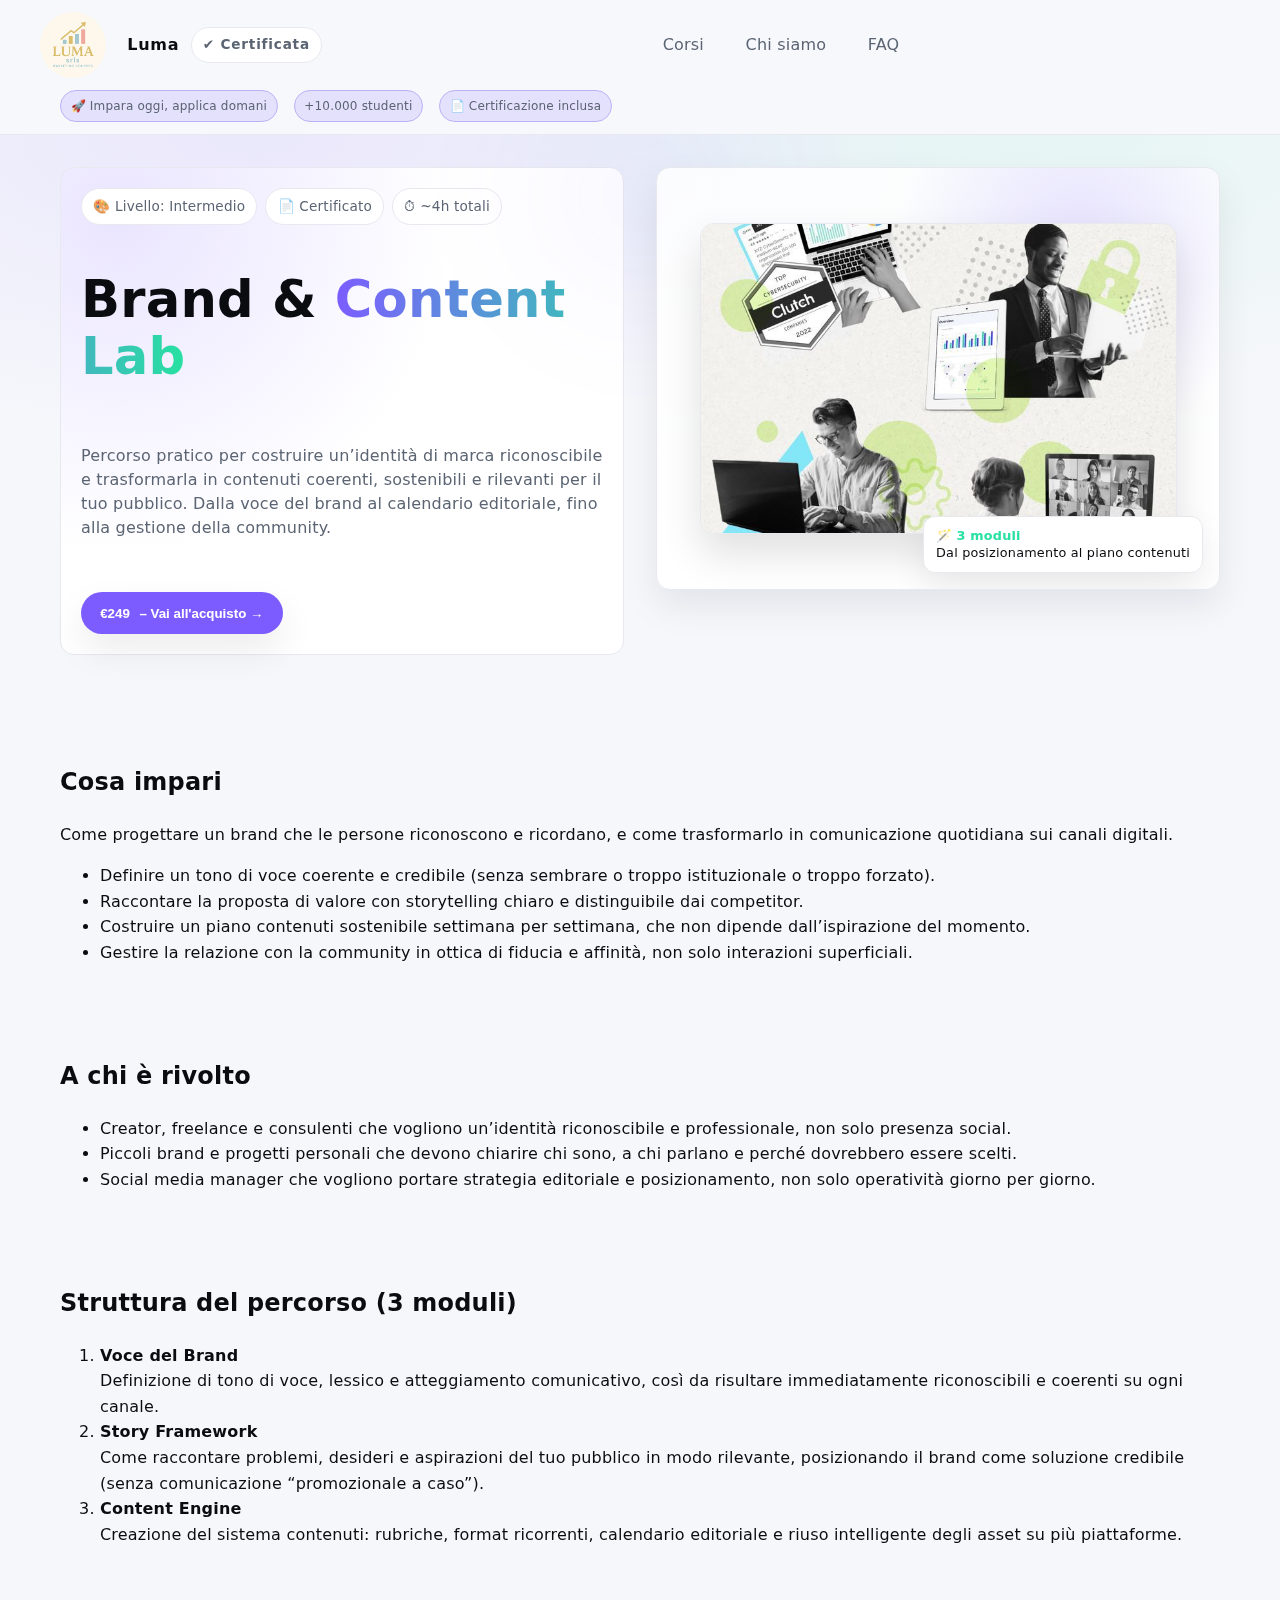
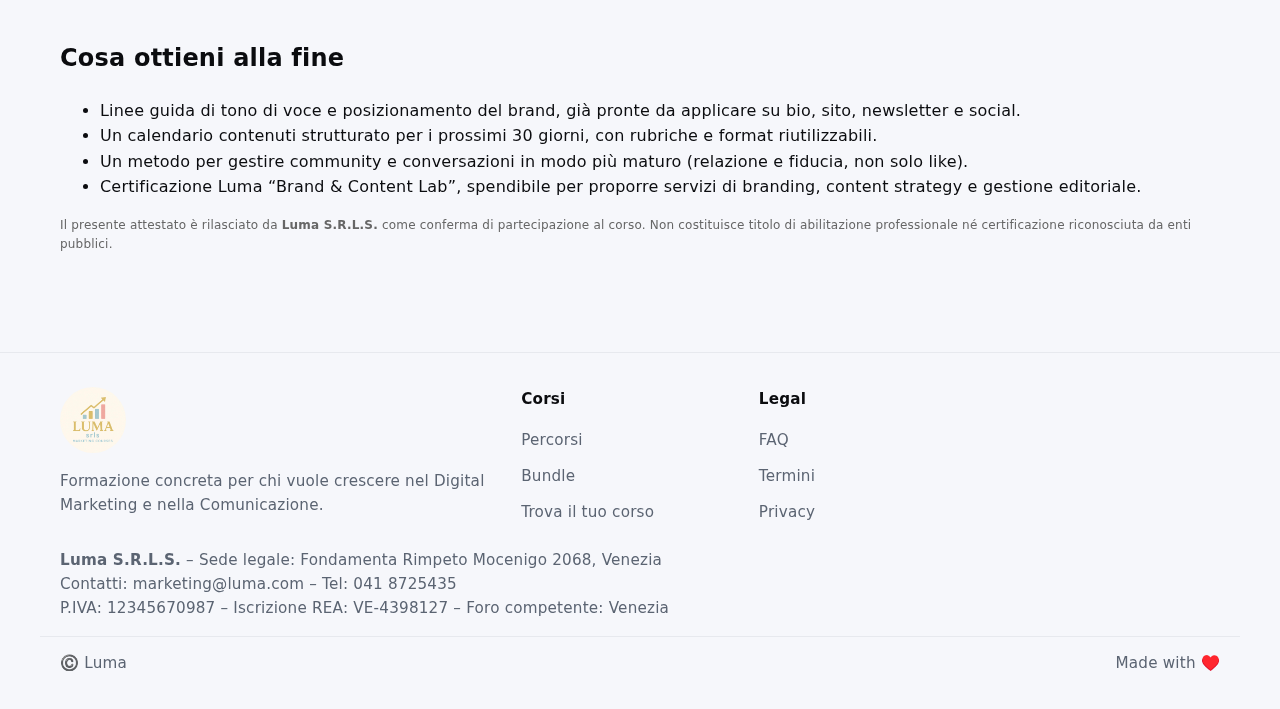
<file: brand.html>
<!doctype html>
<html lang="it">
<head>
  <meta charset="utf-8" />
  <meta name="viewport" content="width=device-width, initial-scale=1" />
  <title>Brand & Content Lab – Luma</title>
  <link rel="stylesheet" href="style.css" />
        <style>
    /* ===== micro-touch estetici aggiuntivi ===== */

    /* hero layout = due colonne */
    .hero {
      position: relative;
      background:
        radial-gradient(80% 80% at 20% 0%, color-mix(in srgb, var(--brand) 10%, transparent) 0%, transparent 70%),
        radial-gradient(70% 70% at 80% 0%, color-mix(in srgb, var(--brand-2) 8%, transparent) 0%, transparent 70%);
      padding-top:32px;
      padding-bottom:32px;
      overflow:hidden;
    }

    .hero::before{
      content:"";
      position:absolute;
      left:50%;
      top:-120px;
      width:360px;
      height:360px;
      translate:-50% 0;
      background:radial-gradient(circle at 50% 50%, color-mix(in srgb,var(--brand) 25%, transparent) 0%, transparent 70%);
      filter:blur(60px);
      opacity:.25;
      pointer-events:none;
    }

    .hero-grid{
      display:grid;
      grid-template-columns:1fr 1fr;
      align-items:start;
      gap:2rem;
    }

    @media(max-width:900px){
      .hero-grid{
        grid-template-columns:1fr;
      }
    }

    .headline{
      font-weight:800;
      letter-spacing:.2px;
    }

    .sub{
      color:var(--muted);
      max-width:55ch;
      margin-top:14px;
      font-size:1rem;
      line-height:1.5;
    }

    .hero-cta{
      margin-top:24px;
      display:flex;
      flex-wrap:wrap;
      gap:12px;
    }

    .mini-proof{
      display:flex;
      flex-wrap:wrap;
      gap:10px;
      margin-top:20px;
      font-size:.9rem;
      color:var(--muted);
    }
    .mini-proof .badge{
      border:1px solid var(--stroke);
      background:
        radial-gradient(120% 140% at 10% 10%, color-mix(in srgb, var(--brand) 16%, transparent) 0%, transparent 60%),
        var(--surface);
      border-radius:var(--radius-sm);
      padding:10px 12px;
      display:grid;
      gap:2px;
      box-shadow:var(--shadow);
      min-width:140px;
    }
    .mini-proof .badge strong{
      color:var(--text);
      line-height:1.2;
      font-size:.95rem;
      font-weight:700;
    }
    .mini-proof .badge span{
      font-size:.8rem;
      color:var(--muted);
      line-height:1.3;
    }

    /* hero right side (immagine preview) */
    .hero-media{
      position:relative;
      border-radius:var(--radius);
      border:1px solid var(--stroke);
      background:
        radial-gradient(55% 80% at 75% 20%, color-mix(in srgb, var(--brand) 18%, transparent), transparent 60%),
        linear-gradient(180deg, color-mix(in srgb, var(--surface) 85%, transparent), var(--surface));
      box-shadow: var(--shadow);
      min-height:260px;
      padding:16px;
      display:flex;
      flex-direction:column;
      justify-content:center;
      align-items:center;
      overflow:hidden;
    }

    .hero-preview{
      width:100%;
      max-width:90%;
      max-height:80%;
      border-radius:var(--radius);
      border:1px solid var(--stroke);
      box-shadow:0 20px 40px rgba(0, 0, 0, 0.122);
      object-fit:cover;
      object-position:center;
      background: var(--surface);
    }

    .floating{
      position:absolute;
      right:16px;
      bottom:16px;
      background:var(--surface);
      border:1px solid var(--stroke);
      border-radius:12px;
      padding:10px 12px;
      box-shadow:var(--shadow);
      font-size:.8rem;
      line-height:1.4;
      color:var(--text);
    }
    .floating b{
      color:var(--brand-2);
    }

    /* seconda riga sotto header (promo ribbon) */
    .header-ribbon{
      padding-bottom:12px;
      color:var(--muted);
      font-size:.8rem;
      display:flex;
      flex-wrap:wrap;
      gap:1rem;
      align-items:center;
    }
    .header-ribbon .chip{
      font-size:.75rem;
      padding:.35rem .6rem;
      border-color:color-mix(in srgb,var(--brand) 40%, var(--stroke));
      background:color-mix(in srgb,var(--brand) 15%, transparent);
    }

    /* cards corsi */
    .courses-featured{
      display:grid;
      grid-template-columns: repeat(auto-fit, minmax(min(320px,100%),1fr));
      gap:16px;
    }
    .course-card{
      border:1px solid var(--stroke);
      border-radius:var(--radius-sm);
      background:
        radial-gradient(80% 120% at 0% 0%, color-mix(in srgb, var(--brand) 12%, transparent), transparent 60%),
        radial-gradient(60% 120% at 100% 0%, color-mix(in srgb, var(--brand-2) 10%, transparent), transparent 60%),
        var(--surface);
      box-shadow:var(--shadow);
      display:grid;
      padding:16px;
      gap:12px;
      position:relative;
    }
    .course-head{
      display:flex;
      flex-wrap:wrap;
      align-items:flex-start;
      justify-content:space-between;
      gap:8px 12px;
    }
    .course-title{
      margin:0;
      font-weight:800;
      color:var(--text);
      line-height:1.3;
      font-size:1rem;
      display:flex;
      flex-wrap:wrap;
      align-items:center;
      gap:.5rem;
    }
    .pill{
      background:color-mix(in srgb, var(--brand) 16%, transparent);
      border:1px solid var(--stroke);
      border-radius:999px;
      padding:.35rem .6rem;
      font-size:.7rem;
      line-height:1.2;
      font-weight:600;
      color:var(--text);
      box-shadow:0 16px 36px rgba(0, 0, 0, 0.067);
    }
    .price-big{
      font-weight:800;
      font-size:1rem;
      color:var(--brand-2);
      text-shadow:0 0 10px color-mix(in srgb, var(--brand-2) 60%, transparent);
    }
    .course-desc-short{
      color:var(--muted);
      font-size:.9rem;
      line-height:1.4;
      margin:0;
      max-width:60ch;
    }
    .course-tags-row{
      display:flex;
      flex-wrap:wrap;
      gap:6px;
    }
    .tag-soft{
      font-size:.75rem;
      line-height:1.2;
      border-radius:999px;
      padding:.4rem .6rem;
      background:color-mix(in srgb, var(--brand-2) 15%, transparent);
      border:1px solid var(--stroke);
      color:var(--text);
    }
    .course-cta-row{
      display:flex;
      flex-wrap:wrap;
      justify-content:space-between;
      align-items:center;
      gap:8px;
      border-top:1px solid var(--stroke);
      padding-top:12px;
    }
    .meta-inline{
      display:flex;
      flex-wrap:wrap;
      gap:10px;
      font-size:.8rem;
      color:var(--muted);
      line-height:1.3;
    }

    /* testimonial testo */
    .quote blockquote{
      font-size:.95rem;
      line-height:1.5;
      color:var(--text);
    }
    .quote figcaption{
      font-size:.8rem;
    }

    /* bottone torna su pill */
    #toTop{
      border-radius:999px;
      box-shadow:var(--shadow);
      font-weight:700;
      width:auto;
      min-width:44px;
      height:44px;
    }
  </style>
</head>
<body>

  <header aria-label="Barra di navigazione">
    <div class="container nav">
      <a class="brand" href="index.html">
        <img src="logo.jpeg" alt="Logo di Luma" class="logo" />
        <span aria-label="Luma, home">Luma</span>
        <span class="chip" title="Formazione verificata">✔︎ Certificata</span>
      </a>

      <nav aria-label="Primaria">
        <ul>
          <li><a href="index.html">Corsi</a></li>
          <li><a href="chi-siamo.html">Chi siamo</a></li>
          <li><a href="faq.html">FAQ</a></li>
        </ul>
      </nav>

      <div class="actions">
        <button class="menu-toggle icon-btn" id="menuBtn" aria-expanded="false" aria-controls="mobileMenu" aria-label="Apri menù">☰</button>
      </div>
    </div>

    <!-- barra secondaria sotto header -->
    <div class="container header-ribbon">
      <span class="chip">🚀 Impara oggi, applica domani</span>
      <span class="chip">+10.000 studenti</span>
      <span class="chip">📄 Certificazione inclusa</span>
    </div>
  </header>

  <main>

    <section class="hero">
      <div class="container hero-grid">
        <div class="hero-card">
          <div class="stat-badges">
            <span class="chip">🎨 Livello: Intermedio</span>
            <span class="chip">📄 Certificato</span>
            <span class="chip">⏱ ~4h totali</span>
          </div>

          <h1 class="headline">Brand &amp; <span style="background:linear-gradient(90deg,var(--brand),var(--brand-2));-webkit-background-clip:text;background-clip:text;color:transparent">Content Lab</span></h1>

<p class="sub">
  Percorso pratico per costruire un’identità di marca riconoscibile e trasformarla
  in contenuti coerenti, sostenibili e rilevanti per il tuo pubblico.  
  Dalla voce del brand al calendario editoriale, fino alla gestione della community.
</p>

          <div class="hero-cta">
            <a 
   href="oggetto.html?id=brand-lab
   &title=Brand%20%26%20Content%20Lab
   &durata=Percorso%20creativo%20%E2%80%A2%204h%20totali%20%E2%80%A2%20Certificato
   &prezzo=249">

            <button class="btn add" data-id="ads-performance-pro"><strong>€249</strong> – Vai all'acquisto →</button></a>
          </div>
        </div>

<div class="hero-media" aria-hidden="true">
  <img
    src="take5.jpg"
    alt="Anteprima dashboard campagne"
    class="hero-preview"
    loading="lazy"
  />
<div class="floating">
  🪄 <b>3 moduli</b><br>
  Dal posizionamento al piano contenuti
</div>
        </div>
      </div>
    </section>

    <section>
      <div class="container">
        <div class="paper">
<section>
  <h2>Cosa impari</h2>
  <p class="lead">
    Come progettare un brand che le persone riconoscono e ricordano,
    e come trasformarlo in comunicazione quotidiana sui canali digitali.
  </p>
  <ul>
    <li>Definire un tono di voce coerente e credibile (senza sembrare o troppo istituzionale o troppo forzato).</li>
    <li>Raccontare la proposta di valore con storytelling chiaro e distinguibile dai competitor.</li>
    <li>Costruire un piano contenuti sostenibile settimana per settimana, che non dipende dall’ispirazione del momento.</li>
    <li>Gestire la relazione con la community in ottica di fiducia e affinità, non solo interazioni superficiali.</li>
  </ul>
</section>

<section>
  <h2>A chi è rivolto</h2>
  <ul>
    <li>Creator, freelance e consulenti che vogliono un’identità riconoscibile e professionale, non solo presenza social.</li>
    <li>Piccoli brand e progetti personali che devono chiarire chi sono, a chi parlano e perché dovrebbero essere scelti.</li>
    <li>Social media manager che vogliono portare strategia editoriale e posizionamento, non solo operatività giorno per giorno.</li>
  </ul>
</section>

<section>
  <h2>Struttura del percorso (3 moduli)</h2>
  <ol>
    <li>
      <strong>Voce del Brand</strong><br>
      Definizione di tono di voce, lessico e atteggiamento comunicativo, così da risultare immediatamente riconoscibili e coerenti su ogni canale.
    </li>
    <li>
      <strong>Story Framework</strong><br>
      Come raccontare problemi, desideri e aspirazioni del tuo pubblico in modo rilevante,
      posizionando il brand come soluzione credibile (senza comunicazione “promozionale a caso”).
    </li>
    <li>
      <strong>Content Engine</strong><br>
      Creazione del sistema contenuti: rubriche, format ricorrenti, calendario editoriale e riuso intelligente degli asset su più piattaforme.
    </li>
  </ol>
</section>

<section>
  <h2>Cosa ottieni alla fine</h2>
  <ul>
    <li>Linee guida di tono di voce e posizionamento del brand, già pronte da applicare su bio, sito, newsletter e social.</li>
    <li>Un calendario contenuti strutturato per i prossimi 30 giorni, con rubriche e format riutilizzabili.</li>
    <li>Un metodo per gestire community e conversazioni in modo più maturo (relazione e fiducia, non solo like).</li>
    <li>Certificazione Luma “Brand & Content Lab”, spendibile per proporre servizi di branding, content strategy e gestione editoriale.</li>
  </ul>
  <p style="font-size:0.75rem; color:#666; margin-top:1rem;">
  Il presente attestato è rilasciato da <strong>Luma S.R.L.S.</strong> come conferma di partecipazione al corso. 
  Non costituisce titolo di abilitazione professionale né certificazione riconosciuta da enti pubblici.
</p>
</section>
        </div>
      </div>
    </section>

  </main>

  <footer>
    <div class="container foot-grid">
      <div class="foot-col">
        <img src="logo.jpeg" alt="Logo di Luma" class="logo">
        <p class="muted">Formazione concreta per chi vuole crescere nel Digital Marketing e nella Comunicazione.</p>
      </div>
      <div class="foot-col">
        <h4>Corsi</h4>
        <a href="#consigliati">Percorsi</a>
        <a href="#percorsi">Bundle</a>
        <a href="quiz.html">Trova il tuo corso</a>
      </div>
      <div class="foot-col">
        <h4>Legal</h4>
        <a href="faq.html">FAQ</a>
        <a href="termini.html">Termini</a>
        <a href="#">Privacy</a>
      </div>
    </div>

    <div class="container legal-info">
      <p>
        <strong>Luma S.R.L.S.</strong> – Sede legale: Fondamenta Rimpeto Mocenigo 2068, Venezia<br>
        Contatti: <a href="mailto:marketing@luma.com">marketing@luma.com</a> – Tel: 041 8725435<br>
        P.IVA: 12345670987 – Iscrizione REA: VE-4398127 – Foro competente: Venezia
      </p>
    </div>

    <div class="container credits">
      <span>©️ <span id="year"></span> Luma</span>
      <span>Made with ♥️</span>
    </div>
  </footer>

  <script src="shared.js"></script>

</body>
</html>
</file>
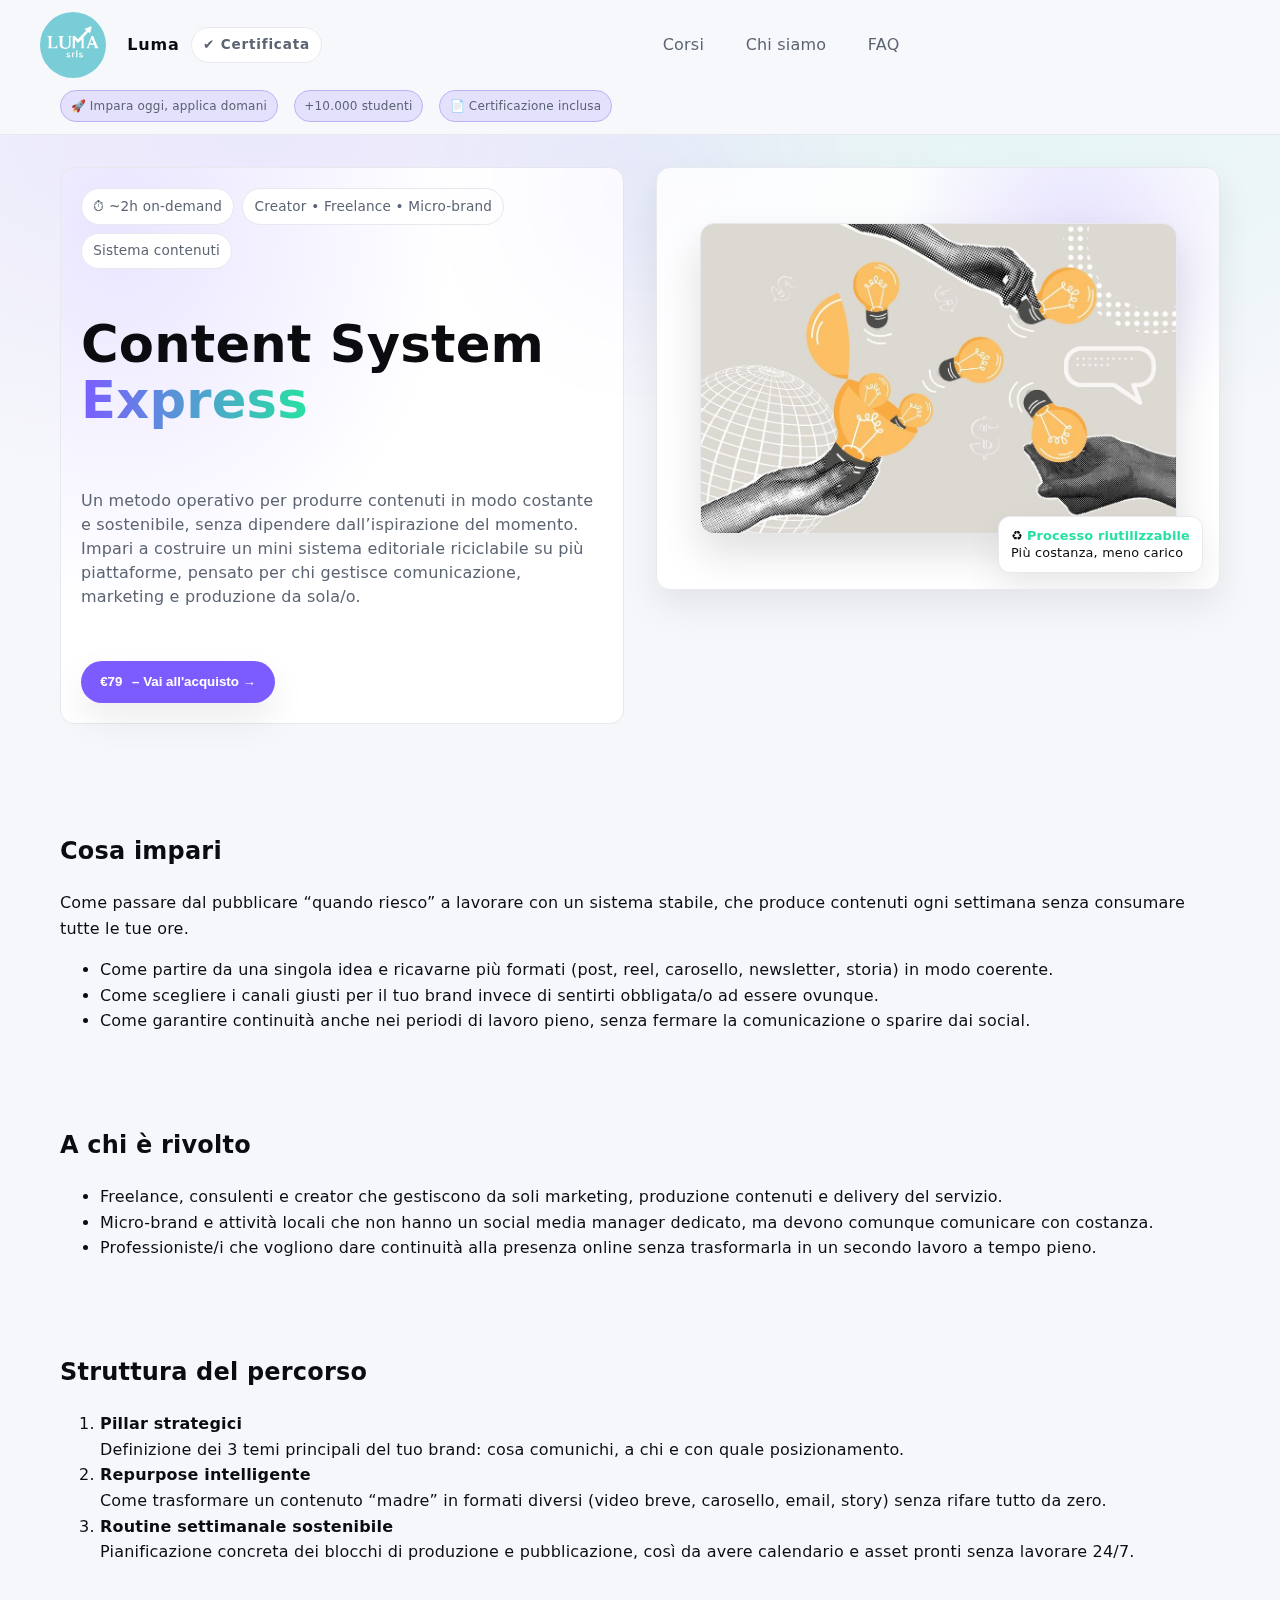
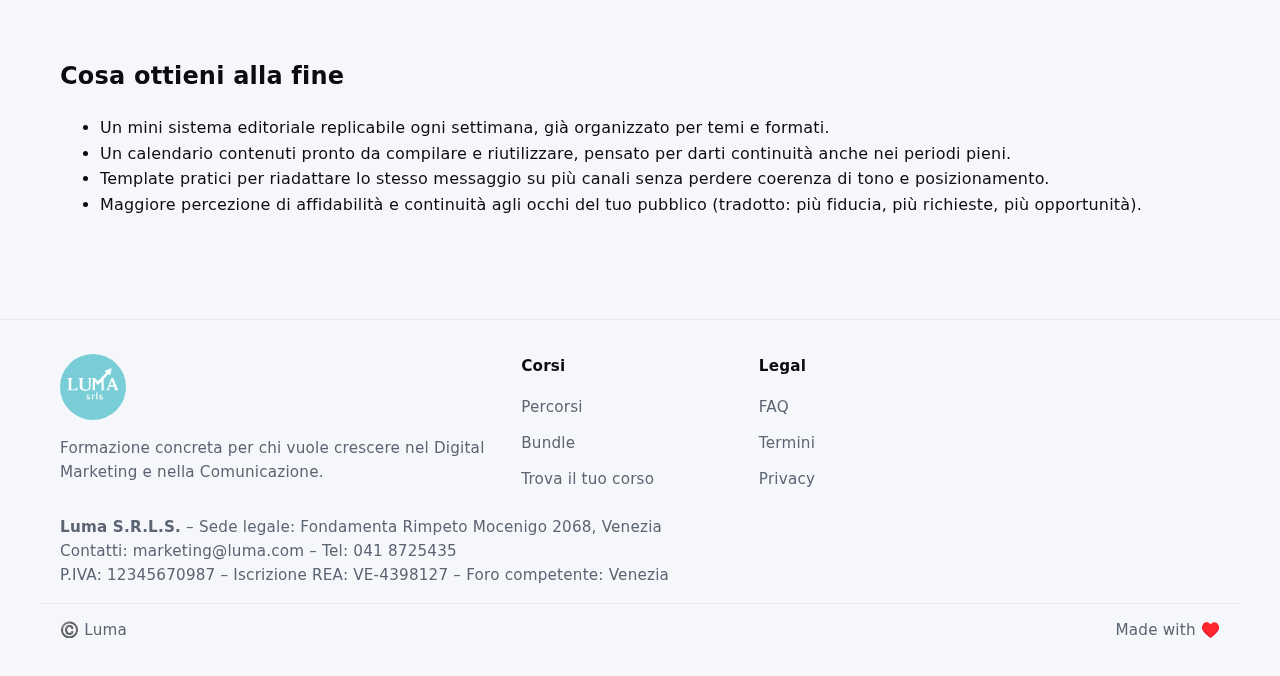
<file: content.html>
<!doctype html>
<html lang="it">
<head>
  <meta charset="utf-8" />
  <meta name="viewport" content="width=device-width, initial-scale=1" />
  <title>Content System Express – Luma</title>
  <link rel="stylesheet" href="style.css" />
          <style>
    /* ===== micro-touch estetici aggiuntivi ===== */

    /* hero layout = due colonne */
    .hero {
      position: relative;
      background:
        radial-gradient(80% 80% at 20% 0%, color-mix(in srgb, var(--brand) 10%, transparent) 0%, transparent 70%),
        radial-gradient(70% 70% at 80% 0%, color-mix(in srgb, var(--brand-2) 8%, transparent) 0%, transparent 70%);
      padding-top:32px;
      padding-bottom:32px;
      overflow:hidden;
    }

    .hero::before{
      content:"";
      position:absolute;
      left:50%;
      top:-120px;
      width:360px;
      height:360px;
      translate:-50% 0;
      background:radial-gradient(circle at 50% 50%, color-mix(in srgb,var(--brand) 25%, transparent) 0%, transparent 70%);
      filter:blur(60px);
      opacity:.25;
      pointer-events:none;
    }

    .hero-grid{
      display:grid;
      grid-template-columns:1fr 1fr;
      align-items:start;
      gap:2rem;
    }

    @media(max-width:900px){
      .hero-grid{
        grid-template-columns:1fr;
      }
    }

    .headline{
      font-weight:800;
      letter-spacing:.2px;
    }

    .sub{
      color:var(--muted);
      max-width:55ch;
      margin-top:14px;
      font-size:1rem;
      line-height:1.5;
    }

    .hero-cta{
      margin-top:24px;
      display:flex;
      flex-wrap:wrap;
      gap:12px;
    }

    .mini-proof{
      display:flex;
      flex-wrap:wrap;
      gap:10px;
      margin-top:20px;
      font-size:.9rem;
      color:var(--muted);
    }
    .mini-proof .badge{
      border:1px solid var(--stroke);
      background:
        radial-gradient(120% 140% at 10% 10%, color-mix(in srgb, var(--brand) 16%, transparent) 0%, transparent 60%),
        var(--surface);
      border-radius:var(--radius-sm);
      padding:10px 12px;
      display:grid;
      gap:2px;
      box-shadow:var(--shadow);
      min-width:140px;
    }
    .mini-proof .badge strong{
      color:var(--text);
      line-height:1.2;
      font-size:.95rem;
      font-weight:700;
    }
    .mini-proof .badge span{
      font-size:.8rem;
      color:var(--muted);
      line-height:1.3;
    }

    /* hero right side (immagine preview) */
    .hero-media{
      position:relative;
      border-radius:var(--radius);
      border:1px solid var(--stroke);
      background:
        radial-gradient(55% 80% at 75% 20%, color-mix(in srgb, var(--brand) 18%, transparent), transparent 60%),
        linear-gradient(180deg, color-mix(in srgb, var(--surface) 85%, transparent), var(--surface));
      box-shadow: var(--shadow);
      min-height:260px;
      padding:16px;
      display:flex;
      flex-direction:column;
      justify-content:center;
      align-items:center;
      overflow:hidden;
    }

    .hero-preview{
      width:100%;
      max-width:90%;
      max-height:80%;
      border-radius:var(--radius);
      border:1px solid var(--stroke);
      box-shadow:0 20px 40px rgba(0, 0, 0, 0.122);
      object-fit:cover;
      object-position:center;
      background: var(--surface);
    }

    .floating{
      position:absolute;
      right:16px;
      bottom:16px;
      background:var(--surface);
      border:1px solid var(--stroke);
      border-radius:12px;
      padding:10px 12px;
      box-shadow:var(--shadow);
      font-size:.8rem;
      line-height:1.4;
      color:var(--text);
    }
    .floating b{
      color:var(--brand-2);
    }

    /* seconda riga sotto header (promo ribbon) */
    .header-ribbon{
      padding-bottom:12px;
      color:var(--muted);
      font-size:.8rem;
      display:flex;
      flex-wrap:wrap;
      gap:1rem;
      align-items:center;
    }
    .header-ribbon .chip{
      font-size:.75rem;
      padding:.35rem .6rem;
      border-color:color-mix(in srgb,var(--brand) 40%, var(--stroke));
      background:color-mix(in srgb,var(--brand) 15%, transparent);
    }

    /* cards corsi */
    .courses-featured{
      display:grid;
      grid-template-columns: repeat(auto-fit, minmax(min(320px,100%),1fr));
      gap:16px;
    }
    .course-card{
      border:1px solid var(--stroke);
      border-radius:var(--radius-sm);
      background:
        radial-gradient(80% 120% at 0% 0%, color-mix(in srgb, var(--brand) 12%, transparent), transparent 60%),
        radial-gradient(60% 120% at 100% 0%, color-mix(in srgb, var(--brand-2) 10%, transparent), transparent 60%),
        var(--surface);
      box-shadow:var(--shadow);
      display:grid;
      padding:16px;
      gap:12px;
      position:relative;
    }
    .course-head{
      display:flex;
      flex-wrap:wrap;
      align-items:flex-start;
      justify-content:space-between;
      gap:8px 12px;
    }
    .course-title{
      margin:0;
      font-weight:800;
      color:var(--text);
      line-height:1.3;
      font-size:1rem;
      display:flex;
      flex-wrap:wrap;
      align-items:center;
      gap:.5rem;
    }
    .pill{
      background:color-mix(in srgb, var(--brand) 16%, transparent);
      border:1px solid var(--stroke);
      border-radius:999px;
      padding:.35rem .6rem;
      font-size:.7rem;
      line-height:1.2;
      font-weight:600;
      color:var(--text);
      box-shadow:0 16px 36px rgba(0, 0, 0, 0.067);
    }
    .price-big{
      font-weight:800;
      font-size:1rem;
      color:var(--brand-2);
      text-shadow:0 0 10px color-mix(in srgb, var(--brand-2) 60%, transparent);
    }
    .course-desc-short{
      color:var(--muted);
      font-size:.9rem;
      line-height:1.4;
      margin:0;
      max-width:60ch;
    }
    .course-tags-row{
      display:flex;
      flex-wrap:wrap;
      gap:6px;
    }
    .tag-soft{
      font-size:.75rem;
      line-height:1.2;
      border-radius:999px;
      padding:.4rem .6rem;
      background:color-mix(in srgb, var(--brand-2) 15%, transparent);
      border:1px solid var(--stroke);
      color:var(--text);
    }
    .course-cta-row{
      display:flex;
      flex-wrap:wrap;
      justify-content:space-between;
      align-items:center;
      gap:8px;
      border-top:1px solid var(--stroke);
      padding-top:12px;
    }
    .meta-inline{
      display:flex;
      flex-wrap:wrap;
      gap:10px;
      font-size:.8rem;
      color:var(--muted);
      line-height:1.3;
    }

    /* testimonial testo */
    .quote blockquote{
      font-size:.95rem;
      line-height:1.5;
      color:var(--text);
    }
    .quote figcaption{
      font-size:.8rem;
    }

    /* bottone torna su pill */
    #toTop{
      border-radius:999px;
      box-shadow:var(--shadow);
      font-weight:700;
      width:auto;
      min-width:44px;
      height:44px;
    }
  </style>
</head>
<body>

  <header aria-label="Barra di navigazione">
    <div class="container nav">
      <a class="brand" href="index.html">
        <img src="luma4.png" alt="Logo di Luma" class="logo" />
        <span aria-label="Luma, home">Luma</span>
        <span class="chip" title="Formazione verificata">✔︎ Certificata</span>
      </a>

      <nav aria-label="Primaria">
        <ul>
          <li><a href="index.html">Corsi</a></li>
          <li><a href="chi-siamo.html">Chi siamo</a></li>
          <li><a href="faq.html">FAQ</a></li>
        </ul>
      </nav>

      <div class="actions">
        <button class="menu-toggle icon-btn" id="menuBtn" aria-expanded="false" aria-controls="mobileMenu" aria-label="Apri menù">☰</button>
      </div>
    </div>

    <!-- barra secondaria sotto header -->
    <div class="container header-ribbon">
      <span class="chip">🚀 Impara oggi, applica domani</span>
      <span class="chip">+10.000 studenti</span>
      <span class="chip">📄 Certificazione inclusa</span>
    </div>
  </header>

  <main>

    <section class="hero">
      <div class="container hero-grid">
        <div class="hero-card">
<div class="stat-badges">
  <span class="chip">⏱ ~2h on-demand</span>
  <span class="chip">Creator • Freelance • Micro-brand</span>
  <span class="chip">Sistema contenuti</span>
</div>

          <h1 class="headline">Content System <span style="background:linear-gradient(90deg,var(--brand),var(--brand-2));-webkit-background-clip:text;background-clip:text;color:transparent">Express</span></h1>


<p class="sub">
  Un metodo operativo per produrre contenuti in modo costante e sostenibile,
  senza dipendere dall’ispirazione del momento. Impari a costruire un mini
  sistema editoriale riciclabile su più piattaforme, pensato per chi gestisce
  comunicazione, marketing e produzione da sola/o.
</p>

          <div class="hero-cta">
            <a 
   href="oggetto.html?id=content-solo
   &title=Content%20System%20Express
   &durata=Corso%20singolo%20%E2%80%A2%202h%20on-demand%20%E2%80%A2%20Certificato
   &prezzo=79">
            <button class="btn add" data-id="content-solo"><strong>€79</strong> – Vai all'acquisto →</button></a>
          </div>
        </div>

        <div class="hero-media" aria-hidden="true">
  <img
    src="take6.jpg"
    alt="Anteprima dashboard campagne"
    class="hero-preview"
    loading="lazy"
  />
<div class="floating">
  ♻ <b>Processo riutilizzabile</b><br>
  Più costanza, meno carico
</div>
        </div>
      </div>
    </section>

    <section>
      <div class="container">
        <div class="paper">
<section>
  <h2>Cosa impari</h2>
  <p class="lead">
    Come passare dal pubblicare “quando riesco” a lavorare con un sistema stabile,
    che produce contenuti ogni settimana senza consumare tutte le tue ore.
  </p>
  <ul>
    <li>Come partire da una singola idea e ricavarne più formati (post, reel, carosello, newsletter, storia) in modo coerente.</li>
    <li>Come scegliere i canali giusti per il tuo brand invece di sentirti obbligata/o ad essere ovunque.</li>
    <li>Come garantire continuità anche nei periodi di lavoro pieno, senza fermare la comunicazione o sparire dai social.</li>
  </ul>
</section>

<section>
  <h2>A chi è rivolto</h2>
  <ul>
    <li>Freelance, consulenti e creator che gestiscono da soli marketing, produzione contenuti e delivery del servizio.</li>
    <li>Micro-brand e attività locali che non hanno un social media manager dedicato, ma devono comunque comunicare con costanza.</li>
    <li>Professioniste/i che vogliono dare continuità alla presenza online senza trasformarla in un secondo lavoro a tempo pieno.</li>
  </ul>
</section>

<section>
  <h2>Struttura del percorso</h2>
  <ol>
    <li>
      <strong>Pillar strategici</strong><br>
      Definizione dei 3 temi principali del tuo brand: cosa comunichi, a chi e con quale posizionamento.
    </li>
    <li>
      <strong>Repurpose intelligente</strong><br>
      Come trasformare un contenuto “madre” in formati diversi (video breve, carosello, email, story) senza rifare tutto da zero.
    </li>
    <li>
      <strong>Routine settimanale sostenibile</strong><br>
      Pianificazione concreta dei blocchi di produzione e pubblicazione, così da avere calendario e asset pronti senza lavorare 24/7.
    </li>
  </ol>
</section>

<section>
  <h2>Cosa ottieni alla fine</h2>
  <ul>
    <li>Un mini sistema editoriale replicabile ogni settimana, già organizzato per temi e formati.</li>
    <li>Un calendario contenuti pronto da compilare e riutilizzare, pensato per darti continuità anche nei periodi pieni.</li>
    <li>Template pratici per riadattare lo stesso messaggio su più canali senza perdere coerenza di tono e posizionamento.</li>
    <li>Maggiore percezione di affidabilità e continuità agli occhi del tuo pubblico (tradotto: più fiducia, più richieste, più opportunità).</li>
  </ul>
  
</section>

  </main>

  <footer>
    <div class="container foot-grid">
      <div class="foot-col">
        <img src="luma4.png" alt="Logo di Luma" class="logo">
        <p class="muted">Formazione concreta per chi vuole crescere nel Digital Marketing e nella Comunicazione.</p>
      </div>
      <div class="foot-col">
        <h4>Corsi</h4>
        <a href="#consigliati">Percorsi</a>
        <a href="#percorsi">Bundle</a>
        <a href="quiz.html">Trova il tuo corso</a>
      </div>
      <div class="foot-col">
        <h4>Legal</h4>
        <a href="faq.html">FAQ</a>
        <a href="termini.html">Termini</a>
        <a href="#">Privacy</a>
      </div>
    </div>

    <div class="container legal-info">
      <p>
        <strong>Luma S.R.L.S.</strong> – Sede legale: Fondamenta Rimpeto Mocenigo 2068, Venezia<br>
        Contatti: <a href="mailto:marketing@luma.com">marketing@luma.com</a> – Tel: 041 8725435<br>
        P.IVA: 12345670987 – Iscrizione REA: VE-4398127 – Foro competente: Venezia
      </p>
    </div>

    <div class="container credits">
      <span>©️ <span id="year"></span> Luma</span>
      <span>Made with ♥️</span>
    </div>
  </footer>

  <script src="shared.js"></script>

</body>
</html>
</file>
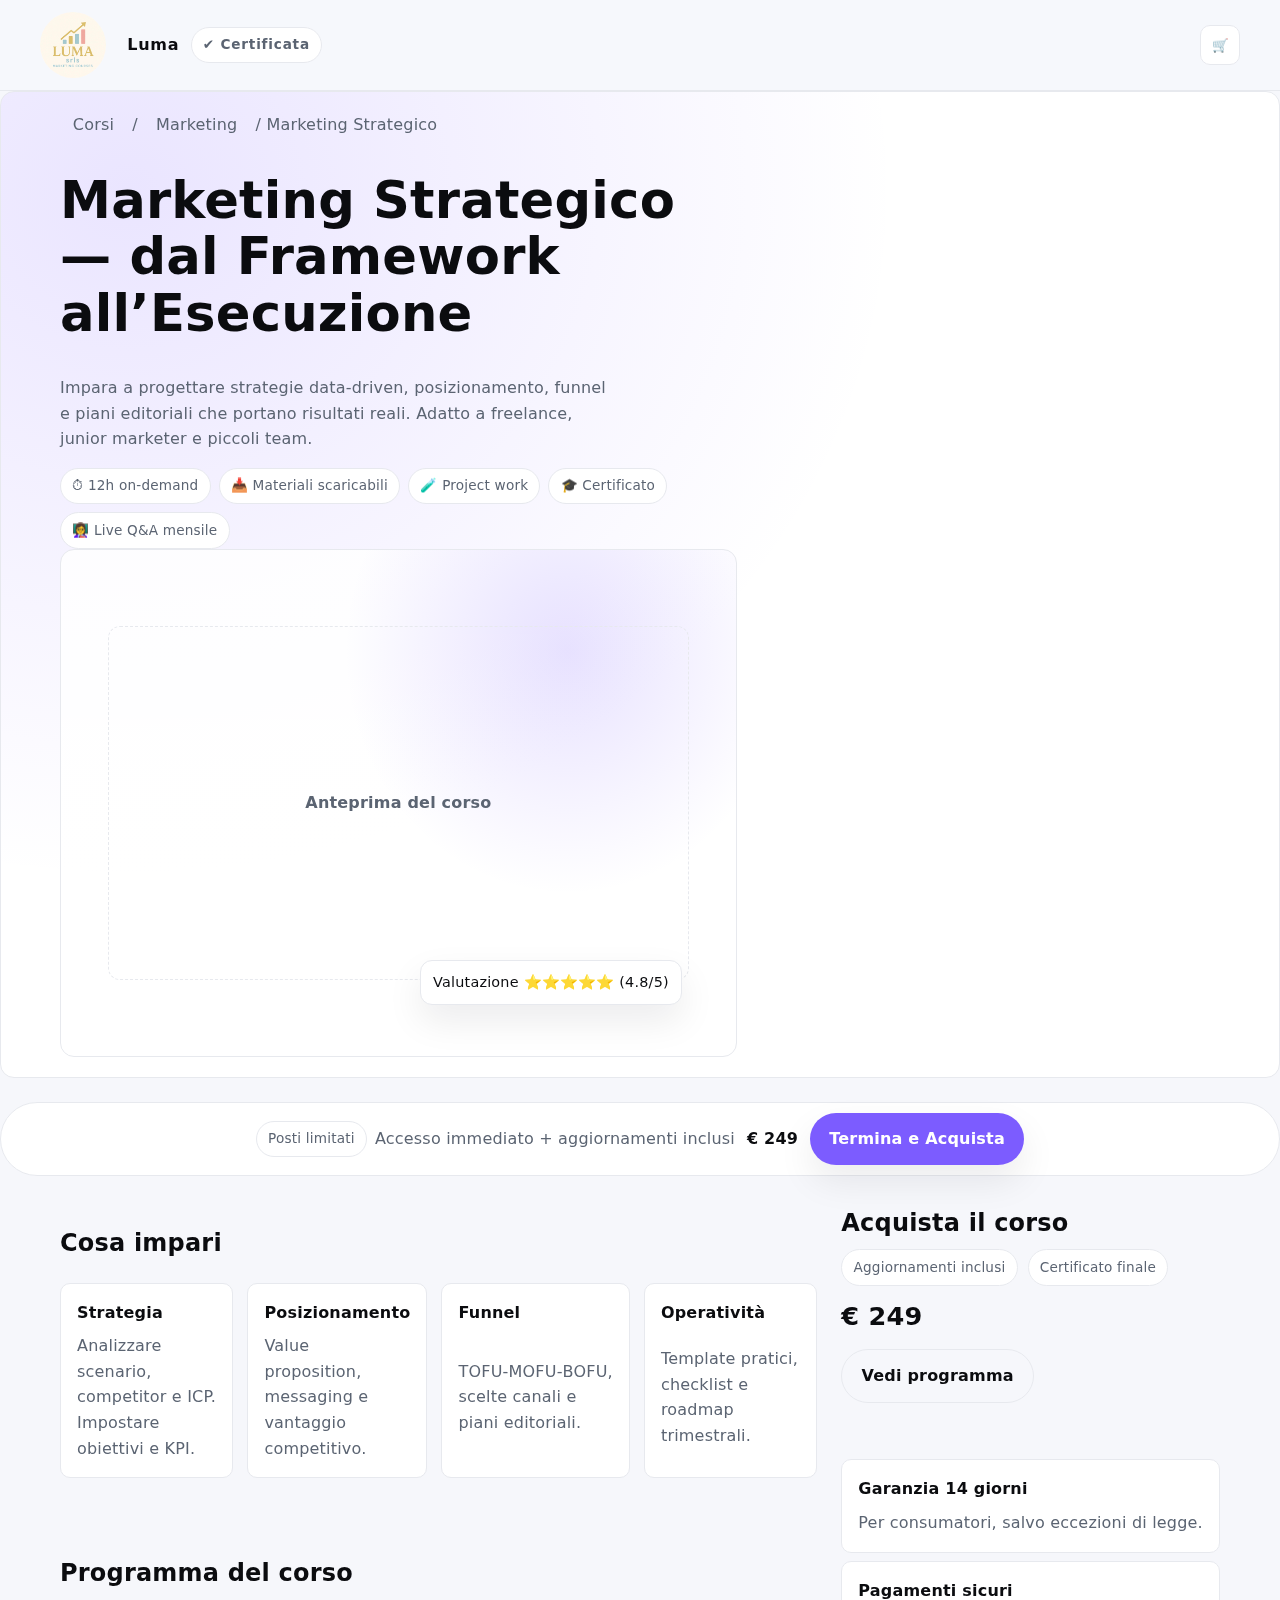
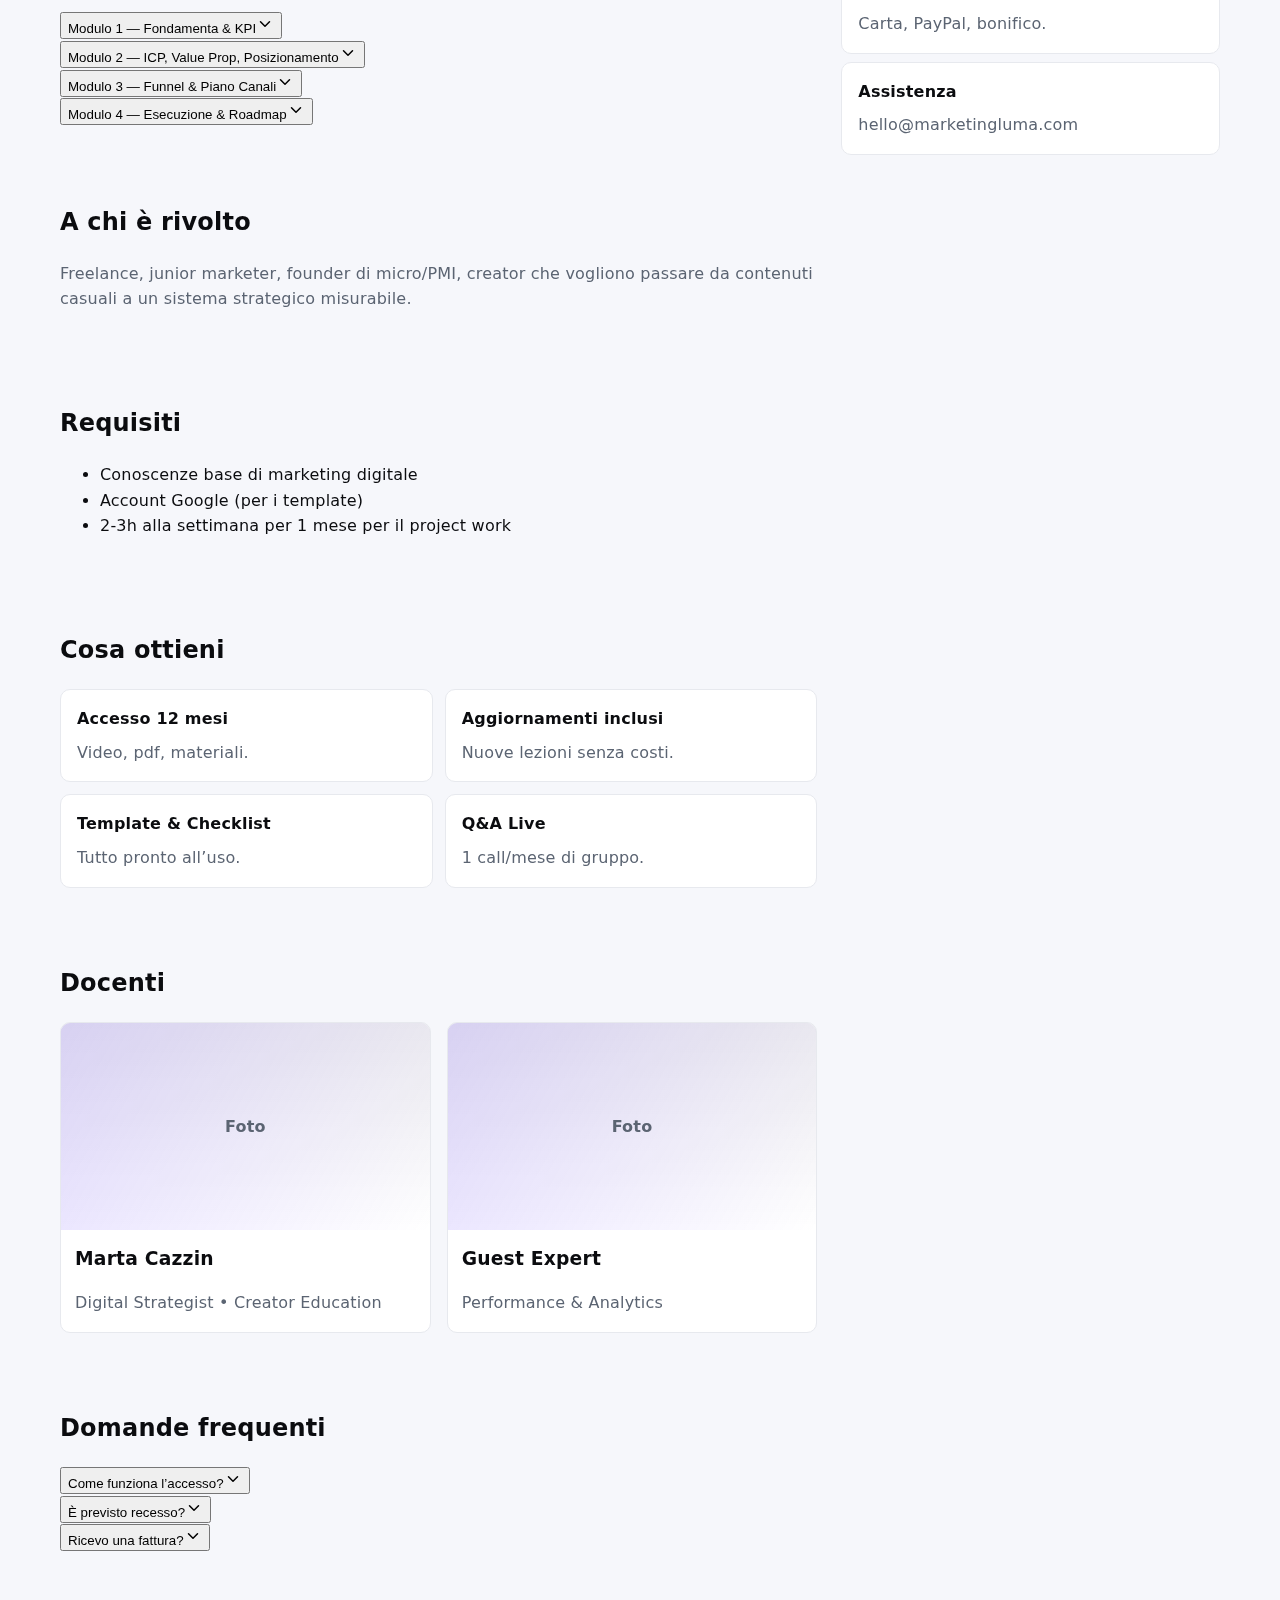
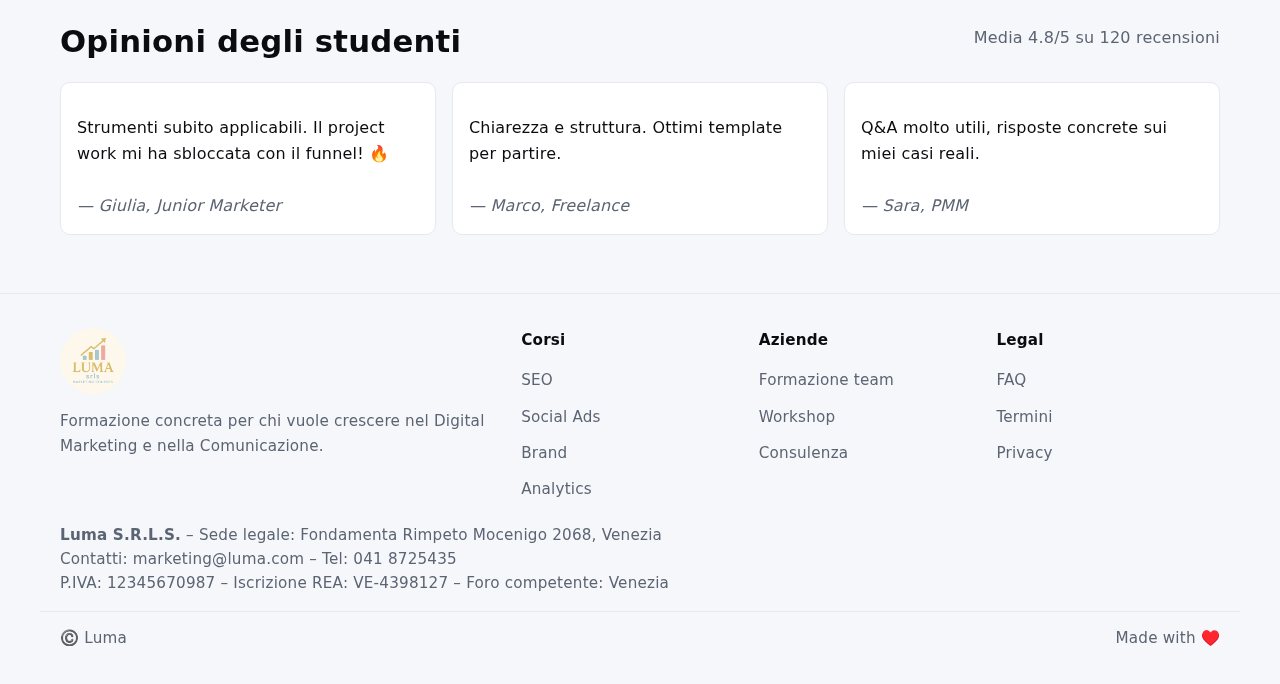
<file: corso.html>
<!doctype html>
<html lang="it">
<head>
  <meta charset="utf-8" />
  <meta name="viewport" content="width=device-width, initial-scale=1" />
  <title>Luma — Corso Marketing Strategico • Scheda Pre‑acquisto</title>
  <meta name="description" content="Tutte le informazioni sul corso di Marketing Strategico di Luma: obiettivi, programma, prerequisiti, docenti, opinioni, prezzo e garanzia." />
  <link rel="preconnect" href="https://fonts.gstatic.com" crossorigin>
  <link rel="stylesheet" href="style.css" />
  <meta property="og:title" content="Luma — Corso Marketing Strategico" />
  <meta property="og:description" content="Scopri il programma, i docenti e le garanzie prima di acquistare. Posti limitati." />
  <meta property="og:type" content="website" />
  <meta property="og:locale" content="it_IT" />
  <meta name="theme-color" content="#7c5cff" />
    <link rel="stylesheet" href="style.css">
</head>
<body class="bg-glow">
  <div class="progress" id="progress" aria-hidden="true"></div>

  <!-- HEADER -->
  <header class="site" aria-label="Barra di navigazione">
    <div class="container nav">
      <a class="brand" href="index.html">
        <img src="logo.jpeg" alt="Logo di Luma" class="logo" />
        <span aria-label="Luma, home">Luma</span>
        <span class="chip" title="Formazione verificata">✔︎ Certificata</span>
      </a>
      <div class="actions">
        <button id="openCart" class="icon-btn" aria-label="Apri carrello" title="Carrello">🛒</button>
        <button class="menu-toggle icon-btn" id="menuBtn" aria-expanded="false" aria-controls="mobileMenu" aria-label="Apri menù">☰</button>
      </div>
    </div>
    </div>
  </header>

  <!-- HERO SCHEDA CORSO -->
  <main>
    <section class="hero hero-card" aria-labelledby="titolo">
      <div class="container">
        <div class="hero-grid">
          <div>
            <nav aria-label="breadcrumb" class="muted" style="margin-bottom:8px">
              <a href="index.html">Corsi</a> / <a href="#">Marketing</a> / <span aria-current="page">Marketing Strategico</span>
            </nav>
            <h1 id="titolo" class="headline">Marketing Strategico — dal Framework all’Esecuzione</h1>
            <p class="sub">Impara a progettare strategie data‑driven, posizionamento, funnel e piani editoriali che portano risultati reali. Adatto a freelance, junior marketer e piccoli team.</p>

            <div class="stat-badges" aria-label="Dati sintetici corso">
              <span class="chip">⏱︎ 12h on‑demand</span>
              <span class="chip">📥 Materiali scaricabili</span>
              <span class="chip">🧪 Project work</span>
              <span class="chip">🎓 Certificato</span>
              <span class="chip">👩‍🏫 Live Q&A mensile</span>
            </div>
          <div class="hero-media">
            <div class="demo-chart">Anteprima del corso</div>
            <div class="floating">Valutazione ⭐️⭐️⭐️⭐️⭐️ (4.8/5)</div>
          </div>
        </div>
      </div>
    </section>

    <!-- BARRA STICKY PREZZO/CTA -->
    <aside class="toolbar" id="stickyBar" style="position:sticky; top:64px; z-index:45;">
      <div class="container" style="display:flex; gap:12px; align-items:center;">
        <div style="display:flex; gap:8px; align-items:center;">
          <span class="chip">Posti limitati</span>
          <span class="muted">Accesso immediato + aggiornamenti inclusi</span>
        </div>
        <div class="filters" style="margin-left:auto; align-items:center; gap:12px">
          <strong class="price" aria-label="Prezzo">€ 249</strong>
          <a class="btn" href="oggetto.html">Termina e Acquista</a>
        </div>
      </div>
    </aside>

    <!-- CONTENUTO PRINCIPALE: Info prima dell'acquisto -->
    <div class="container">
      <div class="grid" style="grid-template-columns: 2fr 1fr; align-items:start; gap:24px;">
        <!-- COLONNA SINISTRA -->
        <article class="paper" style="margin-top:0">
          <section id="cosa-impari" aria-labelledby="h-outcomes">
            <h2 id="h-outcomes">Cosa impari</h2>
            <div class="features" style="margin-top:8px">
              <div class="feature"><strong>Strategia</strong><span class="muted">Analizzare scenario, competitor e ICP. Impostare obiettivi e KPI.</span></div>
              <div class="feature"><strong>Posizionamento</strong><span class="muted">Value proposition, messaging e vantaggio competitivo.</span></div>
              <div class="feature"><strong>Funnel</strong><span class="muted">TOFU‑MOFU‑BOFU, scelte canali e piani editoriali.</span></div>
              <div class="feature"><strong>Operatività</strong><span class="muted">Template pratici, checklist e roadmap trimestrali.</span></div>
            </div>
          </section>

          <section id="programma" aria-labelledby="h-programma">
            <h2 id="h-programma">Programma del corso</h2>
            <div class="faq" style="margin-top:10px">
              <div class="qa">
                <button class="q" aria-expanded="false"><span>Modulo 1 — Fondamenta & KPI</span><svg class="caret" width="18" height="18" viewBox="0 0 24 24" fill="none"><path d="M6 9l6 6 6-6" stroke="currentColor" stroke-width="2" stroke-linecap="round" stroke-linejoin="round"/></svg></button>
                <div class="body" hidden><div class="inner">
                  <ul class="step">
                    <li>Analisi contesto e obiettivi SMART</li>
                    <li>Definizione KPI e North Star Metric</li>
                    <li>Template dashboard base</li>
                  </ul>
                </div></div>
              </div>
              <div class="qa">
                <button class="q" aria-expanded="false"><span>Modulo 2 — ICP, Value Prop, Posizionamento</span><svg class="caret" width="18" height="18" viewBox="0 0 24 24" fill="none"><path d="M6 9l6 6 6-6" stroke="currentColor" stroke-width="2" stroke-linecap="round" stroke-linejoin="round"/></svg></button>
                <div class="body" hidden><div class="inner">
                  <ul class="step">
                    <li>Research qualitativa/quantitativa</li>
                    <li>Job‑to‑be‑done & pain points</li>
                    <li>Message House</li>
                  </ul>
                </div></div>
              </div>
              <div class="qa">
                <button class="q" aria-expanded="false"><span>Modulo 3 — Funnel & Piano Canali</span><svg class="caret" width="18" height="18" viewBox="0 0 24 24" fill="none"><path d="M6 9l6 6 6-6" stroke="currentColor" stroke-width="2" stroke-linecap="round" stroke-linejoin="round"/></svg></button>
                <div class="body" hidden><div class="inner">
                  <ul class="step">
                    <li>TOFU/MOFU/BOFU e scelte tattiche</li>
                    <li>Calendario editoriale</li>
                    <li>Budget & priorità</li>
                  </ul>
                </div></div>
              </div>
              <div class="qa">
                <button class="q" aria-expanded="false"><span>Modulo 4 — Esecuzione & Roadmap</span><svg class="caret" width="18" height="18" viewBox="0 0 24 24" fill="none"><path d="M6 9l6 6 6-6" stroke="currentColor" stroke-width="2" stroke-linecap="round" stroke-linejoin="round"/></svg></button>
                <div class="body" hidden><div class="inner">
                  <ul class="step">
                    <li>Template operational sprint</li>
                    <li>Metriche di avanzamento</li>
                    <li>Project work finale</li>
                  </ul>
                </div></div>
              </div>
            </div>
          </section>

          <section id="per-chi" aria-labelledby="h-audience">
            <h2 id="h-audience">A chi è rivolto</h2>
            <p class="muted">Freelance, junior marketer, founder di micro/PMI, creator che vogliono passare da contenuti casuali a un sistema strategico misurabile.</p>
          </section>

          <section id="requisiti" aria-labelledby="h-req">
            <h2 id="h-req">Requisiti</h2>
            <ul class="step">
              <li>Conoscenze base di marketing digitale</li>
              <li>Account Google (per i template)</li>
              <li>2‑3h alla settimana per 1 mese per il project work</li>
            </ul>
          </section>

          <section id="cosa-ottieni" aria-labelledby="h-get">
            <h2 id="h-get">Cosa ottieni</h2>
            <div class="grid" style="grid-template-columns: repeat(2, 1fr); gap:12px">
              <div class="feature"><strong>Accesso 12 mesi</strong><span class="muted">Video, pdf, materiali.</span></div>
              <div class="feature"><strong>Aggiornamenti inclusi</strong><span class="muted">Nuove lezioni senza costi.</span></div>
              <div class="feature"><strong>Template & Checklist</strong><span class="muted">Tutto pronto all’uso.</span></div>
              <div class="feature"><strong>Q&A Live</strong><span class="muted">1 call/mese di gruppo.</span></div>
            </div>
          </section>

          <section id="docenti" aria-labelledby="h-teachers">
            <h2 id="h-teachers">Docenti</h2>
            <div class="grid" style="grid-template-columns: repeat(2, 1fr)">
              <div class="card">
                <div class="card-media" aria-hidden="true">Foto</div>
                <div class="card-body">
                  <h3 class="card-title">Marta Cazzin</h3>
                  <p class="muted">Digital Strategist • Creator Education</p>
                </div>
              </div>
              <div class="card">
                <div class="card-media" aria-hidden="true">Foto</div>
                <div class="card-body">
                  <h3 class="card-title">Guest Expert</h3>
                  <p class="muted">Performance & Analytics</p>
                </div>
              </div>
            </div>
          </section>

          <section id="faq" aria-labelledby="h-faq">
            <h2 id="h-faq">Domande frequenti</h2>
            <div class="faq" style="margin-top:10px">
              <div class="qa">
                <button class="q" aria-expanded="false"><span>Come funziona l’accesso?</span><svg class="caret" width="18" height="18" viewBox="0 0 24 24" fill="none"><path d="M6 9l6 6 6-6" stroke="currentColor" stroke-width="2" stroke-linecap="round" stroke-linejoin="round"/></svg></button>
                <div class="body" hidden><div class="inner"><p>Ricevi subito una mail con il link di accesso alla piattaforma e al corso.</p></div></div>
              </div>
              <div class="qa">
                <button class="q" aria-expanded="false"><span>È previsto recesso?</span><svg class="caret" width="18" height="18" viewBox="0 0 24 24" fill="none"><path d="M6 9l6 6 6-6" stroke="currentColor" stroke-width="2" stroke-linecap="round" stroke-linejoin="round"/></svg></button>
                <div class="body" hidden><div class="inner"><p>Entro 14 giorni dall’acquisto per consumatori, salvo avvio dell’erogazione dei contenuti digitali con consenso espresso.</p></div></div>
              </div>
              <div class="qa">
                <button class="q" aria-expanded="false"><span>Ricevo una fattura?</span><svg class="caret" width="18" height="18" viewBox="0 0 24 24" fill="none"><path d="M6 9l6 6 6-6" stroke="currentColor" stroke-width="2" stroke-linecap="round" stroke-linejoin="round"/></svg></button>
                <div class="body" hidden><div class="inner"><p>Sì, puoi inserire i dati di fatturazione al checkout.</p></div></div>
              </div>
            </div>
          </section>
        </article>

        <!-- COLONNA DESTRA: box prezzo/garanzia -->
        <aside id="acquista" class="paper" style="position:sticky; top:112px">
          <section>
            <h2 style="margin:0 0 6px">Acquista il corso</h2>
            <div class="card-meta" style="margin:.4rem 0 10px">
              <span class="chip">Aggiornamenti inclusi</span>
              <span class="chip">Certificato finale</span>
            </div>
            <div class="price" style="font-size:1.6rem">€ 249</div>
            <div class="hero-cta" style="margin-top:12px">
              <a class="btn ghost" href="#programma">Vedi programma</a>
            </div>
          </section>
          <section aria-label="Garanzie" style="display:grid; gap:8px">
            <div class="feature"><strong>Garanzia 14 giorni</strong><span class="muted">Per consumatori, salvo eccezioni di legge.</span></div>
            <div class="feature"><strong>Pagamenti sicuri</strong><span class="muted">Carta, PayPal, bonifico.</span></div>
            <div class="feature"><strong>Assistenza</strong><span class="muted">hello@marketingluma.com</span></div>
          </section>
        </aside>
      </div>
    </div>

    <!-- SEZIONE RECENSIONI SINTETICA -->
    <section class="section" style="padding:28px 0">
      <div class="container">
        <div class="section-head">
          <h2>Opinioni degli studenti</h2>
          <p class="muted">Media 4.8/5 su 120 recensioni</p>
        </div>
        <div class="testi">
          <blockquote class="quote"><p>Strumenti subito applicabili. Il project work mi ha sbloccata con il funnel! 🔥</p><cite class="muted">— Giulia, Junior Marketer</cite></blockquote>
          <blockquote class="quote"><p>Chiarezza e struttura. Ottimi template per partire.</p><cite class="muted">— Marco, Freelance</cite></blockquote>
          <blockquote class="quote"><p>Q&A molto utili, risposte concrete sui miei casi reali.</p><cite class="muted">— Sara, PMM</cite></blockquote>
        </div>
      </div>
    </section>

    <!-- FOOTER MINI -->
 <footer>
  <div class="container foot-grid">
    <div class="foot-col">
      <img src="logo.jpeg" alt="Logo di Luma" class="logo">
      <p class="muted">Formazione concreta per chi vuole crescere nel Digital Marketing e nella Comunicazione.</p>
    </div>
    <div class="foot-col">
      <h4>Corsi</h4>
      <a href="#corsi">SEO</a>
      <a href="#corsi">Social Ads</a>
      <a href="#corsi">Brand</a>
      <a href="#corsi">Analytics</a>
    </div>
    <div class="foot-col">
      <h4>Aziende</h4>
      <a href="#">Formazione team</a>
      <a href="#">Workshop</a>
      <a href="#">Consulenza</a>
    </div>
    <div class="foot-col">
      <h4>Legal</h4>
      <a href="faq.html">FAQ</a>
      <a href="termini.html">Termini</a>
      <a href="#">Privacy</a>
    </div>
  </div>

  <div class="container legal-info">
    <p>
      <strong>Luma S.R.L.S.</strong> – Sede legale: Fondamenta Rimpeto Mocenigo 2068, Venezia<br>
      Contatti: <a href="mailto:marketing@luma.com">marketing@luma.com</a> – Tel: 041 8725435<br>
      P.IVA: 12345670987 – Iscrizione REA: VE-4398127 – Foro competente: Venezia
    </p>
  </div>

  <div class="container credits">
    <span>©️ <span id="year"></span> Luma</span>
    <span>Made with ♥️</span>
  </div>
</footer>
  </main>
  

  <button id="toTop" class="btn ghost" aria-label="Torna su">↑</button>

  <!-- CARRELLO DRAWER (riutilizza gli stili esistenti) -->
  <aside id="cart" class="cart" aria-label="Carrello" aria-hidden="true">
    <div class="cart-head">
      <strong>Carrello</strong>
      <button class="icon-btn" id="closeCart" aria-label="Chiudi carrello">✕</button>
    </div>
    <div class="cart-list">
      <div class="empty">Il carrello è vuoto</div>
    </div>
    <div class="cart-foot">
      <div class="row"><span>Totale</span><strong>€ 0,00</strong></div>
      <button class="btn">Checkout</button>
    </div>
  </aside>

  <script>
    // Progress bar di lettura + back to top
    const prog = document.getElementById('progress');
    const onScroll = () => {
      const doc = document.documentElement;
      const h = doc.scrollHeight - doc.clientHeight;
      const p = h > 0 ? (doc.scrollTop / h) : 0;
      prog.style.transform = `scaleX(${p})`;
      document.getElementById('toTop').classList.toggle('show', doc.scrollTop > 600);
    };
    document.addEventListener('scroll', onScroll, {passive:true});
    onScroll();

    // Menu mobile toggle
    const menuBtn = document.getElementById('menuBtn');
    const mobile  = document.getElementById('mobileMenu');
    menuBtn?.addEventListener('click', ()=>{
      const open = mobile.classList.toggle('open');
      menuBtn.setAttribute('aria-expanded', String(open));
      mobile.setAttribute('aria-hidden', String(!open));
    });

    // Carrello toggle
    const cart = document.getElementById('cart');
    document.getElementById('openCart')?.addEventListener('click', ()=>{
      cart.classList.add('open'); cart.setAttribute('aria-hidden', 'false');
    });
    document.getElementById('closeCart')?.addEventListener('click', ()=>{
      cart.classList.remove('open'); cart.setAttribute('aria-hidden', 'true');
    });
    document.getElementById('toTop')?.addEventListener('click', ()=> window.scrollTo({top:0, behavior:'smooth'}));

    // FAQ accordion
    document.querySelectorAll('.faq .qa').forEach(qa => {
      const btn = qa.querySelector('.q');
      const body = qa.querySelector('.body');
      btn.addEventListener('click', () => {
        const open = btn.getAttribute('aria-expanded') === 'true';
        btn.setAttribute('aria-expanded', String(!open));
        if (!open) {
          body.hidden = false;
          const h = body.scrollHeight; // misura
          body.style.maxHeight = h + 'px';
          body.classList.add('open');
        } else {
          body.style.maxHeight = body.scrollHeight + 'px';
          requestAnimationFrame(() => {
            body.style.maxHeight = '0px';
          });
          body.addEventListener('transitionend', () => {
            if (btn.getAttribute('aria-expanded') === 'false') body.hidden = true;
          }, { once: true });
          body.classList.remove('open');
        }
      });
    });

    // Aggiungi al carrello (demo)
    document.getElementById('addToCart')?.addEventListener('click', (e) => {
      e.preventDefault();
      cart.classList.add('open'); cart.setAttribute('aria-hidden', 'false');
      const list = cart.querySelector('.cart-list');
      list.innerHTML = '<div class="cart-item"><div class="thumb"></div><div><strong>Marketing Strategico</strong><div class="muted">Accesso 12 mesi</div></div><div><strong>€ 249</strong></div></div>';
    });
  </script>

  <!-- SEO: dati strutturati Course + Product (minimali) -->
  <script type="application/ld+json">
  {
    "@context": "https://schema.org",
    "@type": "Course",
    "name": "Marketing Strategico — dal Framework all’Esecuzione",
    "provider": {"@type": "Organization", "name": "Luma S.R.L.S.", "sameAs": "https://marketingluma.com"},
    "description": "Impara a progettare strategie data‑driven, posizionamento, funnel e piani editoriali.",
    "hasCourseInstance": {
      "@type": "CourseInstance",
      "courseMode": "online",
      "inLanguage": "it-IT",
      "endDate": "2026-12-31"
    }
  }
  </script>
  <script type="application/ld+json">
  {
    "@context": "https://schema.org",
    "@type": "Product",
    "name": "Corso Marketing Strategico",
    "brand": {"@type": "Organization", "name": "Luma"},
    "offers": {
      "@type": "Offer",
      "priceCurrency": "EUR",
      "price": "249",
      "availability": "https://schema.org/InStock"
    },
    "aggregateRating": {"@type": "AggregateRating", "ratingValue": "4.8", "reviewCount": "120"}
  }
  </script>
</body>
</html>
</file>
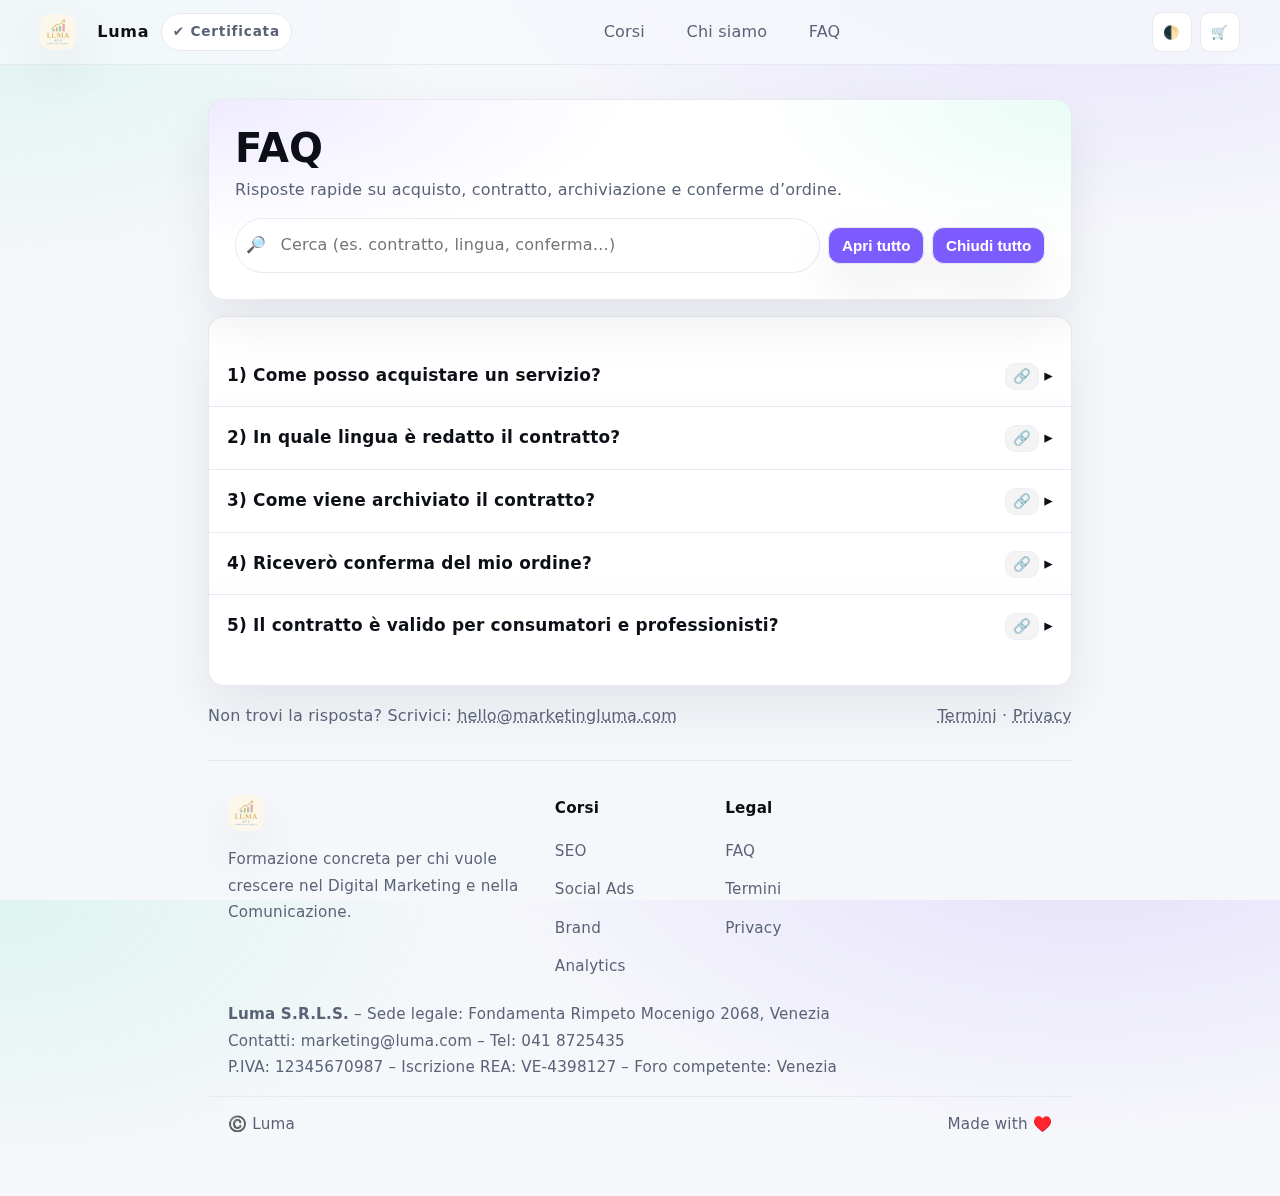
<file: faq.html>
<!doctype html>
<html lang="it">
<head>
<meta charset="utf-8" />
<meta name="viewport" content="width=device-width, initial-scale=1" />
<title>Luma — FAQ</title>
<meta name="description" content="Domande frequenti su acquisto, contratto, conferme d’ordine e validità per consumatori e professionisti. Luma S.R.L.S." />
  <link rel="stylesheet" href="style.css">
<style>
  :root{
    --bg:#0b0d12;
    --paper:#0f131a;
    --ink:#e9edf5;
    --muted:#a4aec3;
    --brand:#7c5cff;   /* viola Luma */
    --accent:#27e1a1;  /* verde acqua */
    --stroke:#1e2432;
    --radius:16px;
    --radius-sm:12px;
    --shadow:0 20px 60px rgba(0,0,0,.35);
    color-scheme: dark;
  }
  @media (prefers-color-scheme: light){
    :root{
      --bg:#f6f7fb; --paper:#ffffff; --ink:#0c0f16; --muted:#5a6376; --stroke:#e6e9f2;
      --shadow:0 22px 50px rgba(18,22,40,.08);
      color-scheme: light;
    }
  }
  *{box-sizing:border-box}
  html,body{height:100%}
  body{
    margin:0;
    background:
      radial-gradient(80% 60% at 85% -10%, color-mix(in srgb, var(--brand) 16%, transparent), transparent 60%),
      radial-gradient(60% 50% at 0% 0%, color-mix(in srgb, var(--accent) 12%, transparent), transparent 60%),
      var(--bg);
    color:var(--ink);
    font:16px/1.75 Inter, ui-sans-serif, system-ui, -apple-system, "Segoe UI", Roboto, Arial;
    -webkit-font-smoothing:antialiased; -moz-osx-font-smoothing:grayscale;
    letter-spacing:.2px;
  }
  a{color:inherit;text-decoration:none}
  .wrap{max-width:920px;margin-inline:auto;padding:24px clamp(16px,4vw,28px)}

  /* Header */
  header.site{
    position:sticky; top:0; z-index:50; backdrop-filter:saturate(1.2) blur(8px);
    background: color-mix(in srgb, var(--bg) 78%, transparent);
    border-bottom:1px solid var(--stroke);
  }
  .nav{display:flex;align-items:center;justify-content:space-between;gap:12px;min-height:64px}
  .brand{display:flex;align-items:center;gap:.7rem;font-weight:900}
  .logo{width:36px;height:36px;border-radius:12px;display:grid;place-items:center;color:#fff;background:
        radial-gradient(120% 120% at 20% 20%, var(--brand), #5b3cff 45%, #241a70 100%); box-shadow:var(--shadow)}
  .btn{display:inline-flex;align-items:center;gap:.6rem;border:1px solid var(--stroke);border-radius:12px;padding:.7rem 1rem}
  .btn.primary{background:linear-gradient(90deg,var(--brand),color-mix(in srgb,var(--brand) 60%,var(--accent)));color:#0b0f15;border:none}
  .btn.small{padding:.55rem .8rem;font-size:.95rem}

  /* Hero */
  .hero{
    margin-top:10px;border:1px solid var(--stroke);border-radius:var(--radius);
    background:
      radial-gradient(80% 120% at 0% 0%, color-mix(in srgb, var(--brand) 12%, transparent), transparent 60%),
      radial-gradient(60% 120% at 100% 0%, color-mix(in srgb, var(--accent) 10%, transparent), transparent 60%),
      var(--paper);
    box-shadow:var(--shadow);
    padding:26px;
  }
  .hero h1{margin:0 0 6px;font-size:clamp(24px,3.2vw,40px);line-height:1.1}
  .lead{color:var(--muted); margin:.2rem 0 0}

  /* Tools */
  .tools{display:flex; gap:8px; flex-wrap:wrap; margin-top:14px}
  .search{
    flex:1; min-width:220px; display:flex; gap:8px; align-items:center;
    border:1px solid var(--stroke); border-radius:999px; padding:6px 10px; background:var(--paper)
  }
  .search input{all:unset; flex:1; padding:.4rem}
  .actions{display:flex; gap:8px}

  /* FAQ list */
  .faq{
    margin-top:16px; border:1px solid var(--stroke); border-radius:var(--radius); overflow:hidden; background:var(--paper); box-shadow:var(--shadow);
  }
  .qa + .qa{border-top:1px solid var(--stroke)}
  .q{
    width:100%; text-align:left; background:transparent; border:0; color:var(--ink);
    display:flex; align-items:center; justify-content:space-between; gap:10px;
    padding:16px 18px; cursor:pointer;
  }
  .q span{font-weight:800; font-size:1.06rem; text-align:left}
  .caret{transition:.2s ease}
  .body{max-height:0; overflow:hidden; transition:max-height .28s ease, opacity .25s ease; opacity:.8; background: color-mix(in srgb, var(--brand) 6%, transparent)}
  .body.open{opacity:1}
  .inner{padding:0 18px 16px}
  .step{margin:.3rem 0 0 1.2rem}
  .step li{margin:.2rem 0}
  .muted{color:var(--muted)}
  .link-copy{opacity:.7; border:1px solid var(--stroke); border-radius:10px; padding:.25rem .45rem; font-size:.9rem}
  .link-copy:hover{opacity:1}

  .empty{display:none; padding:16px; color:var(--muted)}
  .foot{margin-top:16px;color:var(--muted);display:flex;gap:10px;flex-wrap:wrap;justify-content:space-between}
  .foot a{text-decoration:underline dotted}
  :focus-visible{outline:2px solid var(--accent); outline-offset:3px; border-radius:8px}
</style>
</head>
<body>
  <header aria-label="Barra di navigazione">
    <div class="container nav">
      <a class="brand" href="/">
        <img src="logo.jpeg" alt="Logo di Luma" class="logo" />
        <span aria-label="Luma, home">Luma</span>
        <span class="chip" title="Formazione verificata">✔︎ Certificata</span>
      </a>

      <nav aria-label="Primaria">
        <ul>
          <li><a href="index.html">Corsi</a></li>
          <li><a href="/chi-siamo">Chi siamo</a></li>
          <li><a href="faq.html">FAQ</a></li>
        </ul>
      </nav>

      <div class="actions">
        <button id="themeToggle" class="icon-btn" aria-label="Cambia tema" title="Tema chiaro/scuro">🌓</button>
        <button id="openCart" class="icon-btn" aria-label="Apri carrello" title="Carrello">🛒</button>
        <button class="menu-toggle icon-btn" id="menuBtn" aria-expanded="false" aria-controls="mobileMenu" aria-label="Apri menù">☰</button>
      </div>
    </div>
  </header>

<main class="wrap">
  <section class="hero">
    <h1>FAQ</h1>
    <p class="lead">Risposte rapide su acquisto, contratto, archiviazione e conferme d’ordine.</p>

    <div class="tools">
      <div class="search" role="search" aria-label="Cerca nelle FAQ">
        🔎 <input id="q" placeholder="Cerca (es. contratto, lingua, conferma…)" aria-label="Cerca" />
      </div>
      <div class="actions">
        <button id="expandAll" class="btn small">Apri tutto</button>
        <button id="collapseAll" class="btn small">Chiudi tutto</button>
      </div>
    </div>
  </section>

  <section class="faq" id="faq" aria-label="Elenco domande frequenti">
    <!-- 1 -->
    <article class="qa" id="faq-acquisto">
      <header class="q" aria-controls="a1" aria-expanded="false">
        <span>1) Come posso acquistare un servizio?</span>
        <div>
          <button class="link-copy" data-copy="#faq-acquisto" aria-label="Copia link alla domanda">🔗</button>
          <span class="caret">▸</span>
        </div>
      </header>
      <div class="body" id="a1">
        <div class="inner">
          <p>L’acquisto avviene online tramite il sito ufficiale.</p>
          <ol class="step">
            <li>Seleziona il servizio desiderato.</li>
            <li>Aggiungilo al carrello e completa il modulo con i dati richiesti.</li>
            <li>Leggi attentamente e accetta i Termini e Condizioni generali.</li>
            <li>Conferma il pagamento secondo le modalità indicate (carta, bonifico, ecc.).</li>
            <li>Riceverai conferma d’ordine via e-mail con riepilogo e copia del contratto.</li>
          </ol>
          <p class="muted">Suggerimento: nella pagina <a href="checkout.html">Checkout</a> il pagamento si sblocca solo dopo l’accettazione dei Termini.</p>
        </div>
      </div>
    </article>

    <!-- 2 -->
    <article class="qa" id="faq-lingua">
      <header class="q" aria-controls="a2" aria-expanded="false">
        <span>2) In quale lingua è redatto il contratto?</span>
        <div>
          <button class="link-copy" data-copy="#faq-lingua" aria-label="Copia link alla domanda">🔗</button>
          <span class="caret">▸</span>
        </div>
      </header>
      <div class="body" id="a2">
        <div class="inner">
          <p>Il contratto e tutte le comunicazioni con il cliente sono redatti in <b>lingua italiana</b>, salvo diverso accordo espresso tra le parti.</p>
        </div>
      </div>
    </article>

    <!-- 3 -->
    <article class="qa" id="faq-archiviazione">
      <header class="q" aria-controls="a3" aria-expanded="false">
        <span>3) Come viene archiviato il contratto?</span>
        <div>
          <button class="link-copy" data-copy="#faq-archiviazione" aria-label="Copia link alla domanda">🔗</button>
          <span class="caret">▸</span>
        </div>
      </header>
      <div class="body" id="a3">
        <div class="inner">
          <p>Il contratto è archiviato in formato elettronico nei sistemi informatici del fornitore, accessibile solo al personale autorizzato. L’utente può richiederne copia in qualsiasi momento scrivendo all’indirizzo e-mail indicato nelle Condizioni generali.</p>
        </div>
      </div>
    </article>

    <!-- 4 -->
    <article class="qa" id="faq-conferma">
      <header class="q" aria-controls="a4" aria-expanded="false">
        <span>4) Riceverò conferma del mio ordine?</span>
        <div>
          <button class="link-copy" data-copy="#faq-conferma" aria-label="Copia link alla domanda">🔗</button>
          <span class="caret">▸</span>
        </div>
      </header>
      <div class="body" id="a4">
        <div class="inner">
          <p>Sì. Dopo il pagamento, riceverai un’e-mail di conferma con numero d’ordine, descrizione del servizio acquistato, dati del fornitore e condizioni contrattuali applicabili.</p>
        </div>
      </div>
    </article>

    <!-- 5 -->
    <article class="qa" id="faq-consumatori-professionisti">
      <header class="q" aria-controls="a5" aria-expanded="false">
        <span>5) Il contratto è valido per consumatori e professionisti?</span>
        <div>
          <button class="link-copy" data-copy="#faq-consumatori-professionisti" aria-label="Copia link alla domanda">🔗</button>
          <span class="caret">▸</span>
        </div>
      </header>
      <div class="body" id="a5">
        <div class="inner">
          <p>Sì, con differenze:</p>
          <ul class="step">
            <li><b>Consumatori</b>: godono delle tutele previste dal Codice del Consumo.</li>
            <li><b>Professionisti / Partita IVA</b>: non beneficiano di tali tutele e non hanno diritto di recesso, salvo diverso accordo scritto.</li>
          </ul>
        </div>
      </div>
    </article>

    <div id="empty" class="empty">Nessuna voce trovata. Prova con altri termini.</div>
  </section>

  <div class="foot">
    <span>Non trovi la risposta? Scrivici: <a href="mailto:hello@marketingluma.com">hello@marketingluma.com</a></span>
    <span><a href="termini.html">Termini</a> · <a href="privacy.html">Privacy</a></span>
  </div>
  <footer>
  <div class="container foot-grid">
    <div class="foot-col">
      <img src="logo.jpeg" alt="Logo di Luma" class="logo">
      <p class="muted">Formazione concreta per chi vuole crescere nel Digital Marketing e nella Comunicazione.</p>
    </div>
    <div class="foot-col">
      <h4>Corsi</h4>
      <a href="#corsi">SEO</a>
      <a href="#corsi">Social Ads</a>
      <a href="#corsi">Brand</a>
      <a href="#corsi">Analytics</a>
    </div>
    <div class="foot-col">
      <h4>Legal</h4>
      <a href="faq.html">FAQ</a>
      <a href="termini.html">Termini</a>
      <a href="#">Privacy</a>
    </div>
  </div>

  <div class="container legal-info">
    <p>
      <strong>Luma S.R.L.S.</strong> – Sede legale: Fondamenta Rimpeto Mocenigo 2068, Venezia<br>
      Contatti: <a href="mailto:marketing@luma.com">marketing@luma.com</a> – Tel: 041 8725435<br>
      P.IVA: 12345670987 – Iscrizione REA: VE-4398127 – Foro competente: Venezia
    </p>
  </div>

  <div class="container credits">
    <span>©️ <span id="year"></span> Luma</span>
    <span>Made with ♥️</span>
  </div>
</footer>
</main>

<!-- FAQ Schema (SEO) -->
<script type="application/ld+json">
{
  "@context":"https://schema.org",
  "@type":"FAQPage",
  "mainEntity":[
    {
      "@type":"Question",
      "name":"Come posso acquistare un servizio?",
      "acceptedAnswer":{"@type":"Answer","text":"L’acquisto avviene online tramite il sito ufficiale. Seleziona il servizio, aggiungilo al carrello, completa i dati, accetta i Termini e conferma il pagamento. Riceverai email di conferma con riepilogo e contratto."}
    },
    {
      "@type":"Question",
      "name":"In quale lingua è redatto il contratto?",
      "acceptedAnswer":{"@type":"Answer","text":"Il contratto e tutte le comunicazioni con il cliente sono in lingua italiana, salvo diverso accordo tra le parti."}
    },
    {
      "@type":"Question",
      "name":"Come viene archiviato il contratto?",
      "acceptedAnswer":{"@type":"Answer","text":"In formato elettronico sui sistemi del fornitore, accessibile solo al personale autorizzato. L’utente può richiederne copia via email."}
    },
    {
      "@type":"Question",
      "name":"Riceverò conferma del mio ordine?",
      "acceptedAnswer":{"@type":"Answer","text":"Sì. Dopo il pagamento il cliente riceve un’email con numero d’ordine, descrizione del servizio, dati del fornitore e condizioni contrattuali."}
    },
    {
      "@type":"Question",
      "name":"Il contratto è valido per consumatori e professionisti?",
      "acceptedAnswer":{"@type":"Answer","text":"Sì, ma con differenze: i consumatori godono delle tutele del Codice del Consumo; i professionisti/partite IVA non hanno tali tutele né diritto di recesso, salvo accordo scritto."}
    }
  ]
}
</script>

<script>
/* Accordion accessibile */
document.querySelectorAll('.qa').forEach(block=>{
  const header = block.querySelector('.q');
  const caret  = block.querySelector('.caret');
  const panel  = block.querySelector('.body');

  function setOpen(open){
    panel.classList.toggle('open', open);
    panel.style.maxHeight = open ? panel.scrollHeight + 'px' : 0;
    header.setAttribute('aria-expanded', open ? 'true' : 'false');
    caret.textContent = open ? '▾' : '▸';
  }
  setOpen(false); // chiuso di default

  header.addEventListener('click', ()=> setOpen(!panel.classList.contains('open')));

  // deep-link: apri se hash corrisponde
  if(location.hash && '#'+block.id === location.hash){ setOpen(true); block.scrollIntoView({behavior:'smooth', block:'start'}); }
});

/* Apri/Chiudi tutto */
document.getElementById('expandAll').addEventListener('click', ()=>{
  document.querySelectorAll('.qa .body').forEach(p=>{ p.classList.add('open'); p.style.maxHeight = p.scrollHeight + 'px'; });
  document.querySelectorAll('.qa .q').forEach(q=> q.setAttribute('aria-expanded','true'));
  document.querySelectorAll('.qa .caret').forEach(c=> c.textContent='▾');
});
document.getElementById('collapseAll').addEventListener('click', ()=>{
  document.querySelectorAll('.qa .body').forEach(p=>{ p.classList.remove('open'); p.style.maxHeight = 0; });
  document.querySelectorAll('.qa .q').forEach(q=> q.setAttribute('aria-expanded','false'));
  document.querySelectorAll('.qa .caret').forEach(c=> c.textContent='▸');
});

/* Ricerca live */
const input = document.getElementById('q');
const faq   = document.getElementById('faq');
const empty = document.getElementById('empty');
input.addEventListener('input', ()=>{
  const term = input.value.trim().toLowerCase();
  let visible = 0;
  faq.querySelectorAll('.qa').forEach(q=>{
    const text = q.innerText.toLowerCase();
    const show = !term || text.includes(term);
    q.style.display = show ? '' : 'none';
    if(show) visible++;
  });
  empty.style.display = visible ? 'none' : 'block';
});

/* Copia link domanda */
document.querySelectorAll('.link-copy').forEach(btn=>{
  btn.addEventListener('click', async ()=>{
    const hash = btn.dataset.copy;
    const url  = location.origin + location.pathname + hash;
    try{
      await navigator.clipboard.writeText(url);
      btn.textContent = '✅';
      setTimeout(()=> btn.textContent = '🔗', 1200);
    }catch{
      prompt('Copia il link:', url);
    }
  });
});
</script>
</body>
</html>
</file>
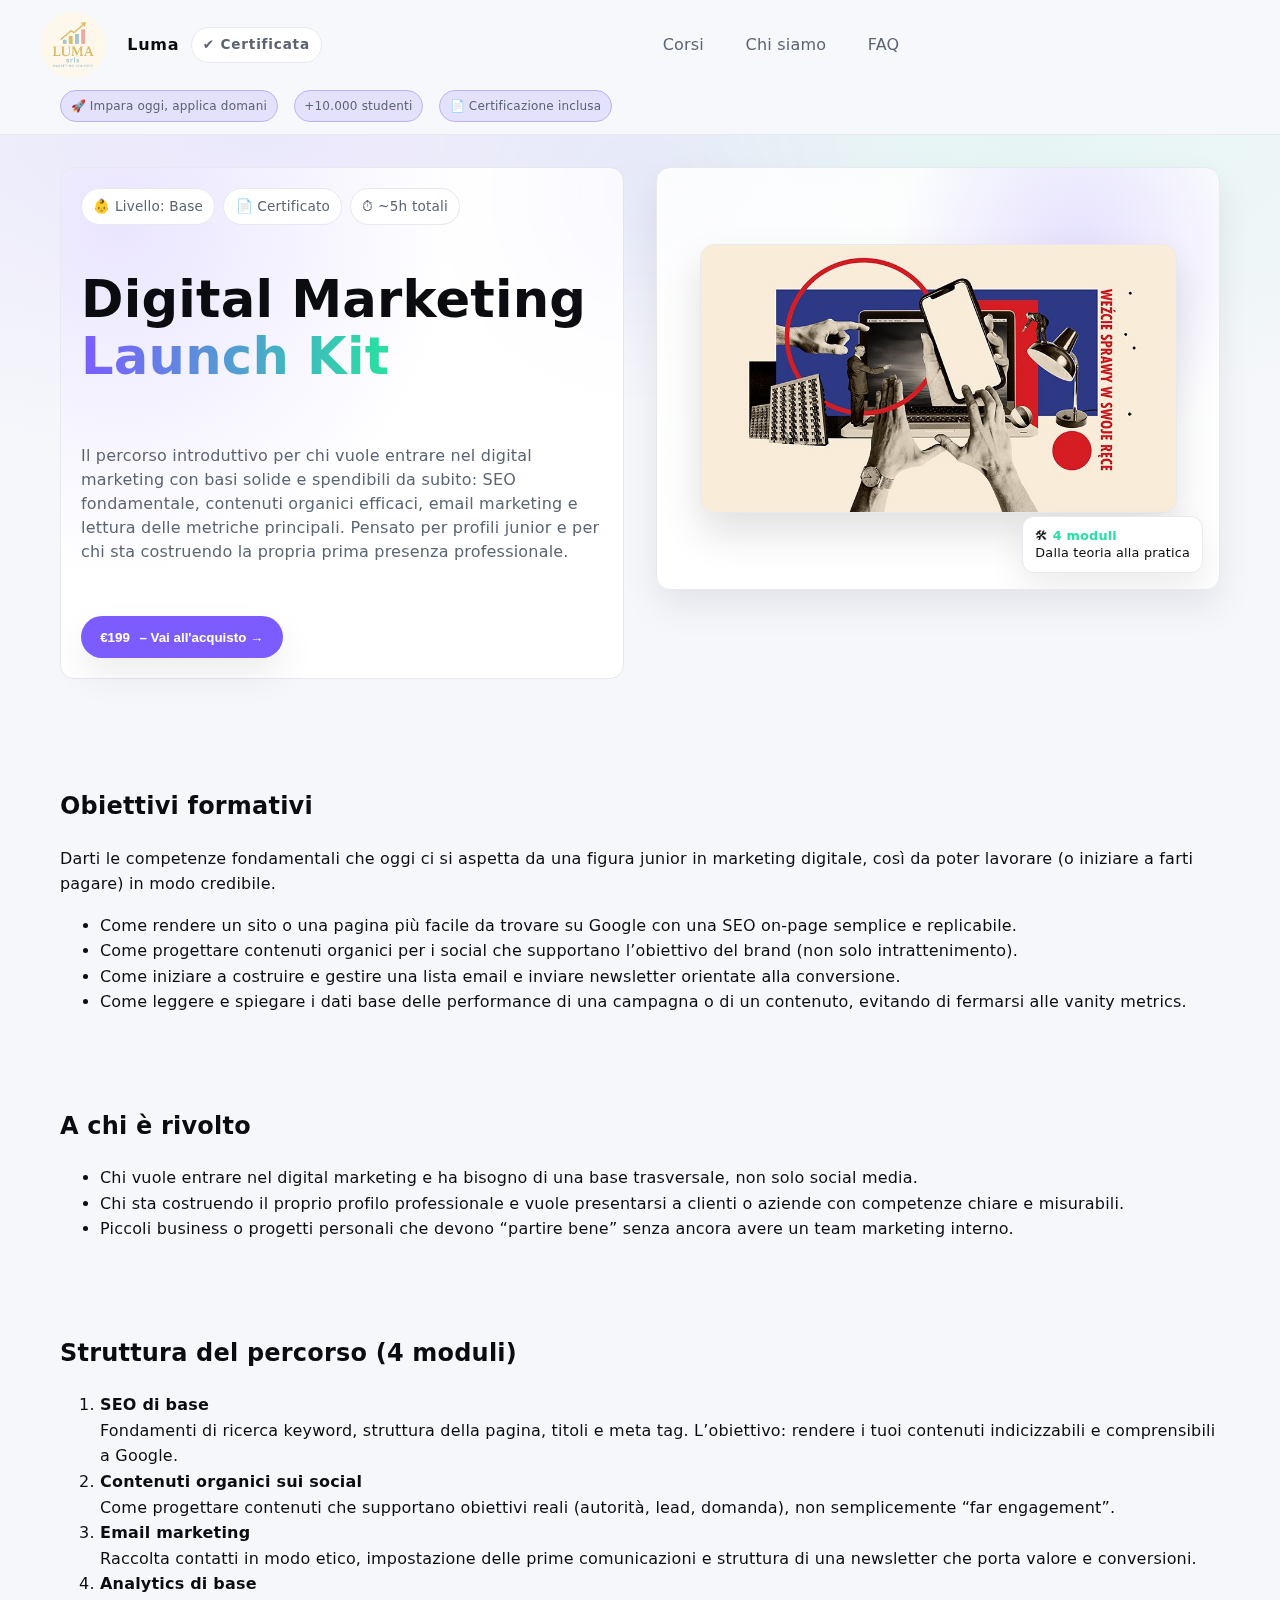
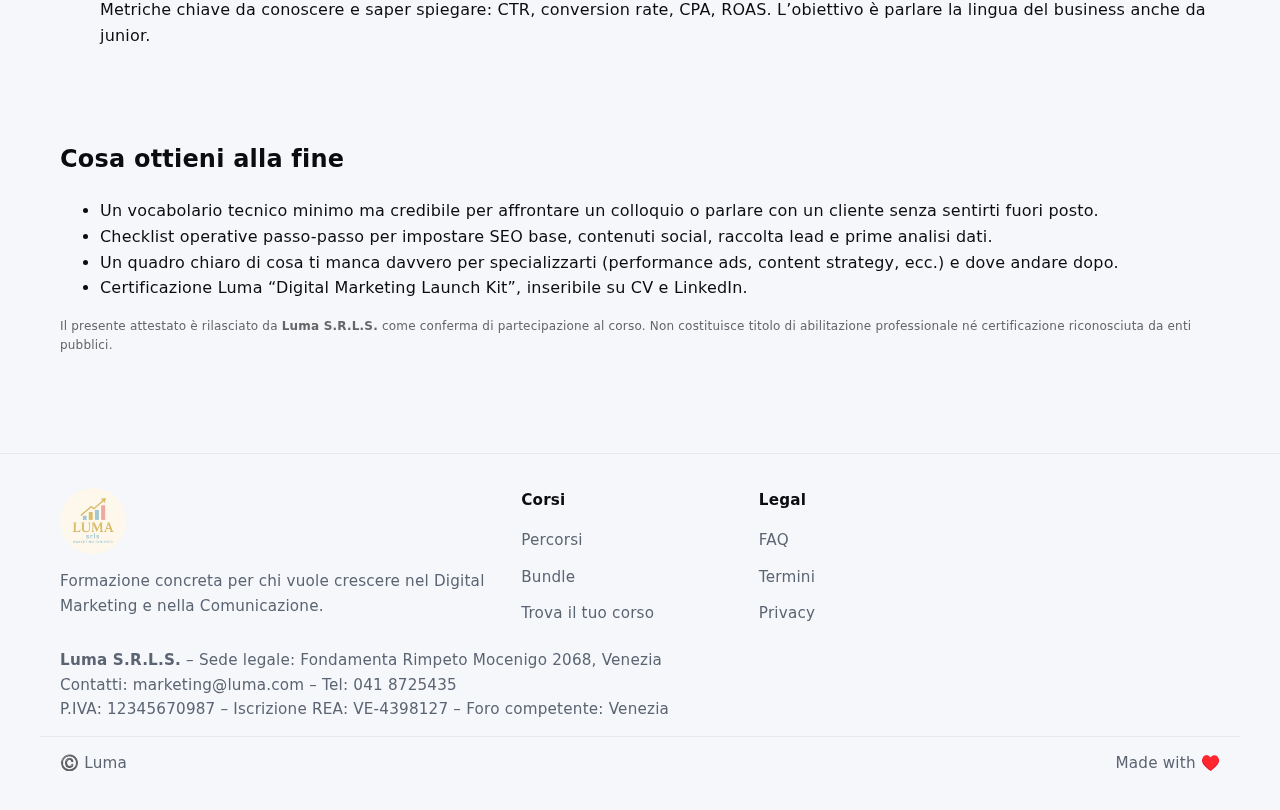
<file: launch.html>
<!doctype html>
<html lang="it">
<head>
  <meta charset="utf-8" />
  <meta name="viewport" content="width=device-width, initial-scale=1" />
  <title>Digital Marketing Launch Kit – Luma</title>
  <link rel="stylesheet" href="style.css" />
        <style>
    /* ===== micro-touch estetici aggiuntivi ===== */

    /* hero layout = due colonne */
    .hero {
      position: relative;
      background:
        radial-gradient(80% 80% at 20% 0%, color-mix(in srgb, var(--brand) 10%, transparent) 0%, transparent 70%),
        radial-gradient(70% 70% at 80% 0%, color-mix(in srgb, var(--brand-2) 8%, transparent) 0%, transparent 70%);
      padding-top:32px;
      padding-bottom:32px;
      overflow:hidden;
    }

    .hero::before{
      content:"";
      position:absolute;
      left:50%;
      top:-120px;
      width:360px;
      height:360px;
      translate:-50% 0;
      background:radial-gradient(circle at 50% 50%, color-mix(in srgb,var(--brand) 25%, transparent) 0%, transparent 70%);
      filter:blur(60px);
      opacity:.25;
      pointer-events:none;
    }

    .hero-grid{
      display:grid;
      grid-template-columns:1fr 1fr;
      align-items:start;
      gap:2rem;
    }

    @media(max-width:900px){
      .hero-grid{
        grid-template-columns:1fr;
      }
    }

    .headline{
      font-weight:800;
      letter-spacing:.2px;
    }

    .sub{
      color:var(--muted);
      max-width:55ch;
      margin-top:14px;
      font-size:1rem;
      line-height:1.5;
    }

    .hero-cta{
      margin-top:24px;
      display:flex;
      flex-wrap:wrap;
      gap:12px;
    }

    .mini-proof{
      display:flex;
      flex-wrap:wrap;
      gap:10px;
      margin-top:20px;
      font-size:.9rem;
      color:var(--muted);
    }
    .mini-proof .badge{
      border:1px solid var(--stroke);
      background:
        radial-gradient(120% 140% at 10% 10%, color-mix(in srgb, var(--brand) 16%, transparent) 0%, transparent 60%),
        var(--surface);
      border-radius:var(--radius-sm);
      padding:10px 12px;
      display:grid;
      gap:2px;
      box-shadow:var(--shadow);
      min-width:140px;
    }
    .mini-proof .badge strong{
      color:var(--text);
      line-height:1.2;
      font-size:.95rem;
      font-weight:700;
    }
    .mini-proof .badge span{
      font-size:.8rem;
      color:var(--muted);
      line-height:1.3;
    }

    /* hero right side (immagine preview) */
    .hero-media{
      position:relative;
      border-radius:var(--radius);
      border:1px solid var(--stroke);
      background:
        radial-gradient(55% 80% at 75% 20%, color-mix(in srgb, var(--brand) 18%, transparent), transparent 60%),
        linear-gradient(180deg, color-mix(in srgb, var(--surface) 85%, transparent), var(--surface));
      box-shadow: var(--shadow);
      min-height:260px;
      padding:16px;
      display:flex;
      flex-direction:column;
      justify-content:center;
      align-items:center;
      overflow:hidden;
    }

    .hero-preview{
      width:100%;
      max-width:90%;
      max-height:80%;
      border-radius:var(--radius);
      border:1px solid var(--stroke);
      box-shadow:0 20px 40px rgba(0, 0, 0, 0.122);
      object-fit:cover;
      object-position:center;
      background: var(--surface);
    }

    .floating{
      position:absolute;
      right:16px;
      bottom:16px;
      background:var(--surface);
      border:1px solid var(--stroke);
      border-radius:12px;
      padding:10px 12px;
      box-shadow:var(--shadow);
      font-size:.8rem;
      line-height:1.4;
      color:var(--text);
    }
    .floating b{
      color:var(--brand-2);
    }

    /* seconda riga sotto header (promo ribbon) */
    .header-ribbon{
      padding-bottom:12px;
      color:var(--muted);
      font-size:.8rem;
      display:flex;
      flex-wrap:wrap;
      gap:1rem;
      align-items:center;
    }
    .header-ribbon .chip{
      font-size:.75rem;
      padding:.35rem .6rem;
      border-color:color-mix(in srgb,var(--brand) 40%, var(--stroke));
      background:color-mix(in srgb,var(--brand) 15%, transparent);
    }

    /* cards corsi */
    .courses-featured{
      display:grid;
      grid-template-columns: repeat(auto-fit, minmax(min(320px,100%),1fr));
      gap:16px;
    }
    .course-card{
      border:1px solid var(--stroke);
      border-radius:var(--radius-sm);
      background:
        radial-gradient(80% 120% at 0% 0%, color-mix(in srgb, var(--brand) 12%, transparent), transparent 60%),
        radial-gradient(60% 120% at 100% 0%, color-mix(in srgb, var(--brand-2) 10%, transparent), transparent 60%),
        var(--surface);
      box-shadow:var(--shadow);
      display:grid;
      padding:16px;
      gap:12px;
      position:relative;
    }
    .course-head{
      display:flex;
      flex-wrap:wrap;
      align-items:flex-start;
      justify-content:space-between;
      gap:8px 12px;
    }
    .course-title{
      margin:0;
      font-weight:800;
      color:var(--text);
      line-height:1.3;
      font-size:1rem;
      display:flex;
      flex-wrap:wrap;
      align-items:center;
      gap:.5rem;
    }
    .pill{
      background:color-mix(in srgb, var(--brand) 16%, transparent);
      border:1px solid var(--stroke);
      border-radius:999px;
      padding:.35rem .6rem;
      font-size:.7rem;
      line-height:1.2;
      font-weight:600;
      color:var(--text);
      box-shadow:0 16px 36px rgba(0, 0, 0, 0.067);
    }
    .price-big{
      font-weight:800;
      font-size:1rem;
      color:var(--brand-2);
      text-shadow:0 0 10px color-mix(in srgb, var(--brand-2) 60%, transparent);
    }
    .course-desc-short{
      color:var(--muted);
      font-size:.9rem;
      line-height:1.4;
      margin:0;
      max-width:60ch;
    }
    .course-tags-row{
      display:flex;
      flex-wrap:wrap;
      gap:6px;
    }
    .tag-soft{
      font-size:.75rem;
      line-height:1.2;
      border-radius:999px;
      padding:.4rem .6rem;
      background:color-mix(in srgb, var(--brand-2) 15%, transparent);
      border:1px solid var(--stroke);
      color:var(--text);
    }
    .course-cta-row{
      display:flex;
      flex-wrap:wrap;
      justify-content:space-between;
      align-items:center;
      gap:8px;
      border-top:1px solid var(--stroke);
      padding-top:12px;
    }
    .meta-inline{
      display:flex;
      flex-wrap:wrap;
      gap:10px;
      font-size:.8rem;
      color:var(--muted);
      line-height:1.3;
    }

    /* testimonial testo */
    .quote blockquote{
      font-size:.95rem;
      line-height:1.5;
      color:var(--text);
    }
    .quote figcaption{
      font-size:.8rem;
    }

    /* bottone torna su pill */
    #toTop{
      border-radius:999px;
      box-shadow:var(--shadow);
      font-weight:700;
      width:auto;
      min-width:44px;
      height:44px;
    }
  </style>
</head>
<body>

  <!-- Header riusabile -->
  <header aria-label="Barra di navigazione">
    <div class="container nav">
      <a class="brand" href="index.html">
        <img src="logo.jpeg" alt="Logo di Luma" class="logo" />
        <span aria-label="Luma, home">Luma</span>
        <span class="chip" title="Formazione verificata">✔︎ Certificata</span>
      </a>

      <nav aria-label="Primaria">
        <ul>
          <li><a href="index.html">Corsi</a></li>
          <li><a href="chi-siamo.html">Chi siamo</a></li>
          <li><a href="faq.html">FAQ</a></li>
        </ul>
      </nav>

      <div class="actions">
        <button class="menu-toggle icon-btn" id="menuBtn" aria-expanded="false" aria-controls="mobileMenu" aria-label="Apri menù">☰</button>
      </div>
    </div>

    <!-- barra secondaria sotto header -->
    <div class="container header-ribbon">
      <span class="chip">🚀 Impara oggi, applica domani</span>
      <span class="chip">+10.000 studenti</span>
      <span class="chip">📄 Certificazione inclusa</span>
    </div>
  </header>

  <main>

    <!-- HERO CORSO -->
    <section class="hero">
      <div class="container hero-grid">
        <div class="hero-card">
          <div class="stat-badges">
            <span class="chip">👶 Livello: Base</span>
            <span class="chip">📄 Certificato</span>
            <span class="chip">⏱ ~5h totali</span>
          </div>

          <h1 class="headline">Digital Marketing <span style="background:linear-gradient(90deg,var(--brand),var(--brand-2));-webkit-background-clip:text;background-clip:text;color:transparent">Launch Kit</span></h1>

<p class="sub">
  Il percorso introduttivo per chi vuole entrare nel digital marketing con basi solide
  e spendibili da subito: SEO fondamentale, contenuti organici efficaci, email marketing
  e lettura delle metriche principali. Pensato per profili junior e per chi sta costruendo
  la propria prima presenza professionale.
</p>

          <div class="hero-cta">
            <a 
                href="oggetto.html?id=launch-basics
                &title=Digital%20Marketing%20Launch%20Kit
                &durata=Percorso%20base%20%E2%80%A2%205h%20totali%20%E2%80%A2%20Certificato
                &prezzo=199">

            <button class="btn add" data-id="launch-basics"><strong>€199</strong> – Vai all'acquisto →</button></a>
          </div>
        </div>

        <div class="hero-media" aria-hidden="true">
  <img
    src="take4.jpg"
    alt="Anteprima dashboard campagne"
    class="hero-preview"
    loading="lazy"
  />
<div class="floating">
  🛠 <b>4 moduli</b><br>
  Dalla teoria alla pratica
</div>
        </div>
      </div>
    </section>

    <!-- DESCRIZIONE -->
    <section>
      <div class="container">
        <div class="paper">
<section>
  <h2>Obiettivi formativi</h2>
  <p class="lead">
    Darti le competenze fondamentali che oggi ci si aspetta da una figura junior in marketing digitale,
    così da poter lavorare (o iniziare a farti pagare) in modo credibile.
  </p>
  <ul>
    <li>Come rendere un sito o una pagina più facile da trovare su Google con una SEO on-page semplice e replicabile.</li>
    <li>Come progettare contenuti organici per i social che supportano l’obiettivo del brand (non solo intrattenimento).</li>
    <li>Come iniziare a costruire e gestire una lista email e inviare newsletter orientate alla conversione.</li>
    <li>Come leggere e spiegare i dati base delle performance di una campagna o di un contenuto, evitando di fermarsi alle vanity metrics.</li>
  </ul>
</section>

<section>
  <h2>A chi è rivolto</h2>
  <ul>
    <li>Chi vuole entrare nel digital marketing e ha bisogno di una base trasversale, non solo social media.</li>
    <li>Chi sta costruendo il proprio profilo professionale e vuole presentarsi a clienti o aziende con competenze chiare e misurabili.</li>
    <li>Piccoli business o progetti personali che devono “partire bene” senza ancora avere un team marketing interno.</li>
  </ul>
</section>

<section>
  <h2>Struttura del percorso (4 moduli)</h2>
  <ol>
    <li>
      <strong>SEO di base</strong><br>
      Fondamenti di ricerca keyword, struttura della pagina, titoli e meta tag.
      L’obiettivo: rendere i tuoi contenuti indicizzabili e comprensibili a Google.
    </li>
    <li>
      <strong>Contenuti organici sui social</strong><br>
      Come progettare contenuti che supportano obiettivi reali (autorità, lead, domanda),
      non semplicemente “far engagement”.
    </li>
    <li>
      <strong>Email marketing</strong><br>
      Raccolta contatti in modo etico, impostazione delle prime comunicazioni
      e struttura di una newsletter che porta valore e conversioni.
    </li>
    <li>
      <strong>Analytics di base</strong><br>
      Metriche chiave da conoscere e saper spiegare: CTR, conversion rate, CPA, ROAS.
      L’obiettivo è parlare la lingua del business anche da junior.
    </li>
  </ol>
</section>

<section>
  <h2>Cosa ottieni alla fine</h2>
  <ul>
    <li>Un vocabolario tecnico minimo ma credibile per affrontare un colloquio o parlare con un cliente senza sentirti fuori posto.</li>
    <li>Checklist operative passo-passo per impostare SEO base, contenuti social, raccolta lead e prime analisi dati.</li>
    <li>Un quadro chiaro di cosa ti manca davvero per specializzarti (performance ads, content strategy, ecc.) e dove andare dopo.</li>
    <li>Certificazione Luma “Digital Marketing Launch Kit”, inseribile su CV e LinkedIn.</li>
  </ul>
  <p style="font-size:0.75rem; color:#666; margin-top:1rem;">
  Il presente attestato è rilasciato da <strong>Luma S.R.L.S.</strong> come conferma di partecipazione al corso. 
  Non costituisce titolo di abilitazione professionale né certificazione riconosciuta da enti pubblici.
</p>
</section>
        </div>
      </div>
    </section>

  </main>

  <!-- Footer riusabile -->
  <footer>
    <div class="container foot-grid">
      <div class="foot-col">
        <img src="logo.jpeg" alt="Logo di Luma" class="logo">
        <p class="muted">Formazione concreta per chi vuole crescere nel Digital Marketing e nella Comunicazione.</p>
      </div>
      <div class="foot-col">
        <h4>Corsi</h4>
        <a href="#consigliati">Percorsi</a>
        <a href="#percorsi">Bundle</a>
        <a href="quiz.html">Trova il tuo corso</a>
      </div>
      <div class="foot-col">
        <h4>Legal</h4>
        <a href="faq.html">FAQ</a>
        <a href="termini.html">Termini</a>
        <a href="#">Privacy</a>
      </div>
    </div>

    <div class="container legal-info">
      <p>
        <strong>Luma S.R.L.S.</strong> – Sede legale: Fondamenta Rimpeto Mocenigo 2068, Venezia<br>
        Contatti: <a href="mailto:marketing@luma.com">marketing@luma.com</a> – Tel: 041 8725435<br>
        P.IVA: 12345670987 – Iscrizione REA: VE-4398127 – Foro competente: Venezia
      </p>
    </div>

    <div class="container credits">
      <span>©️ <span id="year"></span> Luma</span>
      <span>Made with ♥️</span>
    </div>
  </footer>

  <!-- Script header/footer + carrello -->
  <script src="shared.js"></script>

</body>
</html>
</file>
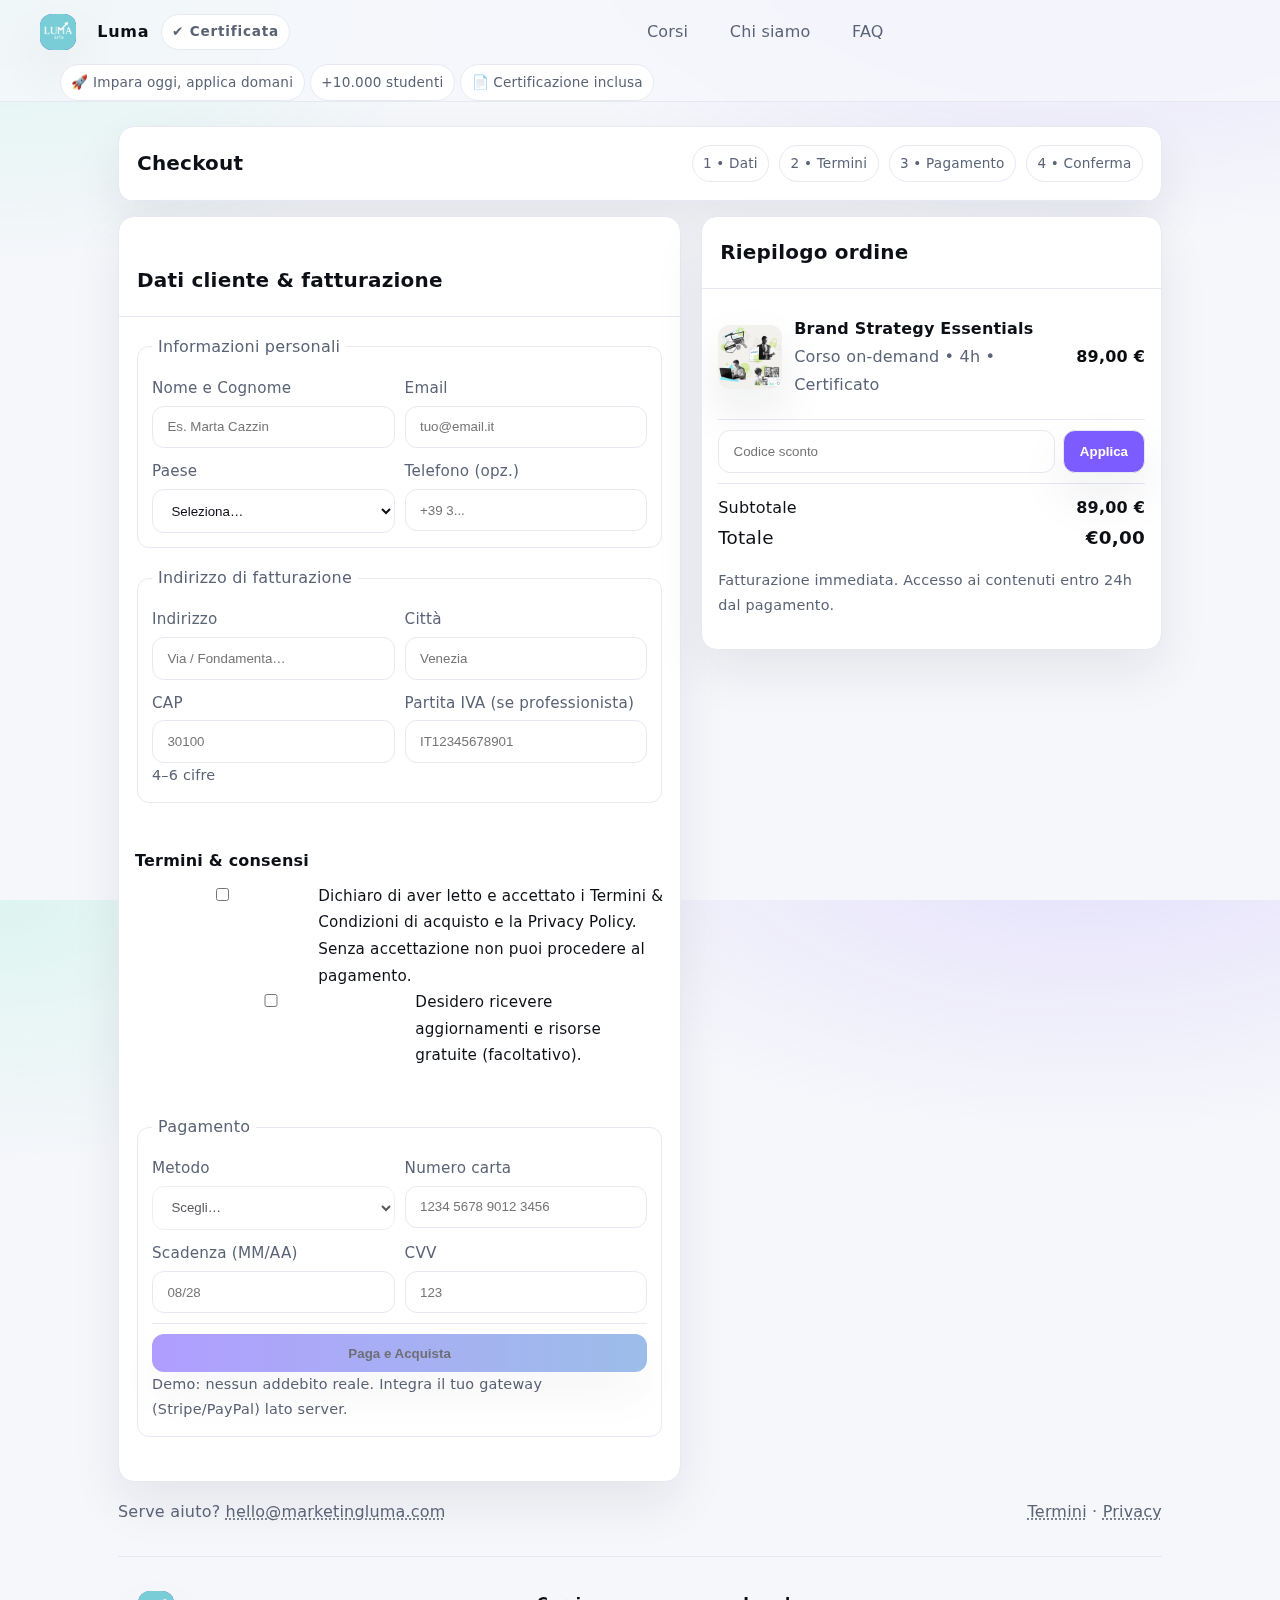
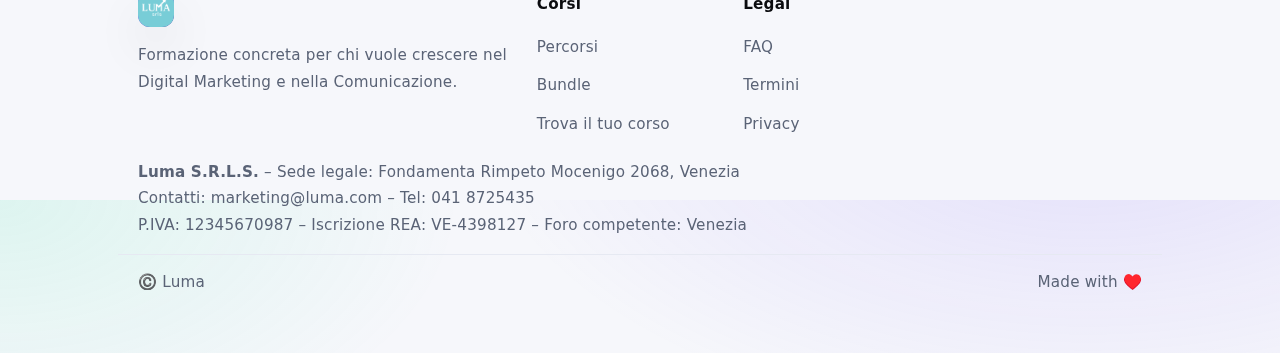
<file: oggetto.html>
<!doctype html>
<html lang="it">
<head>
<meta charset="utf-8" />
<meta name="viewport" content="width=device-width, initial-scale=1" />
<title>Luma — Checkout</title>
<link rel="stylesheet" href="style.css">
<meta name="description" content="Pagina di acquisto Luma: completa i dati, accetta i termini e procedi al pagamento." />
<style>
  :root{
    --bg: #0b0d12;
    --paper: #0f131a;
    --ink: #e9edf5;
    --muted:#a4aec3;
    --brand:#7c5cff;
    --accent:#27e1a1;
    --stroke:#1e2432;
    --radius:16px;
    --radius-sm:12px;
    --shadow: 0 20px 60px rgba(0,0,0,.35);
    color-scheme: dark;
  }
  @media (prefers-color-scheme: light){
    :root{
      --bg:#f6f7fb; --paper:#ffffff; --ink:#0c0f16; --muted:#5a6376; --stroke:#e6e9f2;
      --shadow: 0 22px 50px rgba(18,22,40,.08);
      color-scheme: light;
    }
  }
  *{box-sizing:border-box}
  html,body{height:100%}
  body{
    margin:0;
    background:
      radial-gradient(80% 60% at 85% -10%, color-mix(in srgb, var(--brand) 16%, transparent), transparent 60%),
      radial-gradient(60% 50% at 0% 0%, color-mix(in srgb, var(--accent) 12%, transparent), transparent 60%),
      var(--bg);
    color:var(--ink);
    font: 16px/1.75 Inter, ui-sans-serif, system-ui, -apple-system, "Segoe UI", Roboto, Arial;
    -webkit-font-smoothing: antialiased; -moz-osx-font-smoothing: grayscale;
    letter-spacing:.2px;
  }
  a{color:inherit;text-decoration:none}
  .wrap{max-width:1100px;margin-inline:auto;padding:24px clamp(16px,4vw,28px)}

  /* header */
  header[aria-label="Barra di navigazione"]{
    position:sticky; top:0; z-index:50;
    backdrop-filter:saturate(1.2) blur(8px);
    background: color-mix(in srgb, var(--bg) 78%, transparent);
    border-bottom:1px solid var(--stroke);
  }
  .nav{display:flex;align-items:center;justify-content:space-between;gap:12px;min-height:64px}
  .brand{display:flex;align-items:center;gap:.7rem;font-weight:900}
  .logo{width:36px;height:36px;border-radius:12px;display:grid;place-items:center;color:#fff;background:
        radial-gradient(120% 120% at 20% 20%, var(--brand), #5b3cff 45%, #241a70 100%); box-shadow:var(--shadow)}
  .btn{display:inline-flex;align-items:center;gap:.6rem;border:1px solid var(--stroke);border-radius:12px;padding:.7rem 1rem}
  .btn.primary{background:linear-gradient(90deg,var(--brand),color-mix(in srgb,var(--brand) 60%,var(--accent)));color:#0b0f15;border:none}
  .btn.block{width:100%; justify-content:center; font-weight:800}
  .btn:disabled{opacity:.6; cursor:not-allowed}

  /* layout */
  .grid{
    display:grid; grid-template-columns: 1.1fr .9fr; gap:20px; align-items:start; margin-top:14px;
  }
  @media (max-width: 960px){ .grid{grid-template-columns:1fr} }

  .card{
    background:var(--paper); border:1px solid var(--stroke); border-radius:var(--radius);
    box-shadow:var(--shadow);
  }
  .card h2{margin:0; font-size:1.25rem}
  .card-head{padding:18px; border-bottom:1px solid var(--stroke); display:flex; align-items:center; justify-content:space-between}
  .card-body{padding:16px}
  .muted{color:var(--muted)}

  /* stepper */
  .stepper{display:flex; gap:10px; flex-wrap:wrap}
  .chip{display:inline-flex;align-items:center;gap:.45rem;border:1px solid var(--stroke);border-radius:999px;padding:.35rem .65rem}

  /* order summary */
  .item{
    display:grid; grid-template-columns: 64px 1fr auto;
    gap:12px; align-items:center;
    padding:10px 0; border-bottom:1px solid var(--stroke)
  }
  .item:last-child{border-bottom:none}
  .thumb{
    width:64px; aspect-ratio:1; border-radius:12px;
    background-size:cover;
    background-position:center;
    box-shadow:var(--shadow);
  }
  .price{font-weight:800}
  .row{display:flex; justify-content:space-between; align-items:center; gap:10px}
  .total{font-size:1.15rem}
  .code{display:flex; gap:8px}
  .code input{flex:1; min-width:0}

  /* forms */
  form{display:grid; gap:16px}
  fieldset{border:1px solid var(--stroke); border-radius:var(--radius-sm); padding:14px}
  legend{padding:0 6px; color:var(--muted)}
  .fields{display:grid; grid-template-columns: repeat(2, 1fr); gap:10px}
  @media (max-width: 640px){ .fields{grid-template-columns:1fr} }
  label{font-size:.95rem; color:var(--muted); display:block; margin:0 0 4px}
  input, select{
    width:100%; padding:.8rem .9rem; border-radius:12px; border:1px solid var(--stroke);
    background:var(--paper); color:var(--ink);
  }
  input:invalid[aria-invalid="true"]{outline:2px solid #ff6b6b; outline-offset:2px}
  .terms{display:flex; align-items:flex-start; gap:.6rem; font-size:.95rem}
  .terms input{margin-top:.3rem}
  .help{font-size:.9rem; color:var(--muted)}
  .sep{height:1px;background:var(--stroke); margin:10px 0}

  /* footer mini */
  .foot{margin-top:16px;color:var(--muted);display:flex;gap:10px;flex-wrap:wrap;justify-content:space-between}
  .foot a{text-decoration:underline dotted}

  /* focus */
  :focus-visible{outline:2px solid var(--accent); outline-offset:3px; border-radius:8px}
</style>
</head>
<body>
  <!-- HEADER -->
  <header aria-label="Barra di navigazione">
    <div class="container nav">
      <a class="brand" href="index.html">
        <img src="luma4.png" alt="Logo di Luma" class="logo" />
        <span aria-label="Luma, home">Luma</span>
        <span class="chip" title="Formazione verificata">✔︎ Certificata</span>
      </a>

      <nav aria-label="Primaria">
        <ul>
          <li><a href="index.html">Corsi</a></li>
          <li><a href="chi-siamo.html">Chi siamo</a></li>
          <li><a href="faq.html">FAQ</a></li>
        </ul>
      </nav>

      <div class="actions">
        <button class="menu-toggle icon-btn" id="menuBtn" aria-expanded="false" aria-controls="mobileMenu" aria-label="Apri menù">☰</button>
      </div>
    </div>

    <!-- barra secondaria sotto header -->
    <div class="container header-ribbon">
      <span class="chip">🚀 Impara oggi, applica domani</span>
      <span class="chip">+10.000 studenti</span>
      <span class="chip">📄 Certificazione inclusa</span>
    </div>
  </header>

  <main class="wrap">
    <!-- STEP INTRO -->
    <div class="card">
      <div class="card-head">
        <h2>Checkout</h2>
        <div class="stepper">
          <span class="chip">1 • Dati</span>
          <span class="chip">2 • Termini</span>
          <span class="chip">3 • Pagamento</span>
          <span class="chip">4 • Conferma</span>
        </div>
      </div>
    </div>

    <div class="grid">
      <!-- COL SX: FORM -->
      <section class="card" aria-labelledby="dati">
        <div class="card-head"><h2 id="dati">Dati cliente & fatturazione</h2></div>
        <div class="card-body">
          <form id="checkoutForm" novalidate>
            <fieldset>
              <legend>Informazioni personali</legend>
              <div class="fields">
                <div>
                  <label for="name">Nome e Cognome</label>
                  <input id="name" name="name" autocomplete="name" required placeholder="Es. Marta Cazzin" />
                </div>
                <div>
                  <label for="email">Email</label>
                  <input id="email" name="email" type="email" autocomplete="email" required placeholder="tuo@email.it" />
                </div>
                <div>
                  <label for="country">Paese</label>
                  <select id="country" name="country" required>
                    <option value="">Seleziona…</option>
                    <option value="IT">Italia</option>
                    <option value="SM">San Marino</option>
                    <option value="VA">Città del Vaticano</option>
                    <option value="EU">Altro UE</option>
                    <option value="EX">Extra UE</option>
                  </select>
                </div>
                <div>
                  <label for="phone">Telefono (opz.)</label>
                  <input id="phone" name="phone" type="tel" autocomplete="tel" placeholder="+39 3..." />
                </div>
              </div>
            </fieldset>

            <fieldset>
              <legend>Indirizzo di fatturazione</legend>
              <div class="fields">
                <div>
                  <label for="address">Indirizzo</label>
                  <input id="address" name="address" autocomplete="address-line1" required placeholder="Via / Fondamenta…" />
                </div>
                <div>
                  <label for="city">Città</label>
                  <input id="city" name="city" autocomplete="address-level2" required placeholder="Venezia" />
                </div>
                <div>
                  <label for="zip">CAP</label>
                  <input id="zip" name="zip" inputmode="numeric" pattern="\\d{4,6}" required placeholder="30100" />
                  <div class="help">4–6 cifre</div>
                </div>
                <div>
                  <label for="vat">Partita IVA (se professionista)</label>
                  <input id="vat" name="vat" placeholder="IT12345678901" />
                </div>
              </div>
            </fieldset>

            <section class="form-section">
              <h3 style="margin:0 0 .5rem;font-size:1rem;color:var(--ink);font-weight:600;">Termini &amp; consensi</h3>

              <div class="terms">
                <input id="accept" type="checkbox" name="tc" required aria-describedby="tc-desc">
                <span id="tc-desc">
                  Dichiaro di aver letto e accettato i
                  <a href="termini.html" target="_blank" rel="noopener">Termini &amp; Condizioni</a>
                  di acquisto e la
                  <a href="privacy.html" target="_blank" rel="noopener">Privacy Policy</a>.
                  Senza accettazione non puoi procedere al pagamento.
                </span>
              </div>

              <div class="terms">
                <input type="checkbox" name="marketing_optin">
                <span>Desidero ricevere aggiornamenti e risorse gratuite (facoltativo).</span>
              </div>
            </section>

            <!-- PAGAMENTO -->
            <fieldset id="payBox" aria-disabled="true" disabled>
              <legend>Pagamento</legend>
              <div class="fields">
                <div>
                  <label for="paymethod">Metodo</label>
                  <select id="paymethod" required>
                    <option value="">Scegli…</option>
                    <option value="card">Carta (Visa/Mastercard)</option>
                    <option value="paypal">PayPal</option>
                    <option value="bank">Bonifico</option>
                  </select>
                </div>
                <div data-pay="card">
                  <label for="ccnum">Numero carta</label>
                  <input id="ccnum" inputmode="numeric" pattern="\\d{12,19}" placeholder="1234 5678 9012 3456" />
                </div>
                <div data-pay="card">
                  <label for="exp">Scadenza (MM/AA)</label>
                  <input id="exp" placeholder="08/28" pattern="^(0[1-9]|1[0-2])\\/(\\d{2})$" />
                </div>
                <div data-pay="card">
                  <label for="cvv">CVV</label>
                  <input id="cvv" inputmode="numeric" pattern="\\d{3,4}" placeholder="123" />
                </div>
              </div>
              <div class="sep"></div>
              <button id="payBtn" class="btn primary block" disabled>Paga e Acquista</button>
              <div class="help">Demo: nessun addebito reale. Integra il tuo gateway (Stripe/PayPal) lato server.</div>
            </fieldset>
          </form>
        </div>
      </section>

      <!-- COL DX: ORDER SUMMARY -->
      <aside class="card" aria-labelledby="riepilogo">
        <div class="card-head"><h2 id="riepilogo">Riepilogo ordine</h2></div>
        <div class="card-body">
          <div id="items"><!-- riempiamo via JS --></div>

          <div class="sep"></div>

          <div class="code">
            <input id="coupon" placeholder="Codice sconto" aria-label="Inserisci codice sconto" />
            <button class="btn" id="apply" type="button">Applica</button>
          </div>

          <div class="sep"></div>

          <div class="row"><span>Subtotale</span><strong id="sub">€0,00</strong></div>
<div class="row total"><span>Totale</span><strong id="tot">€0,00</strong></div>

          <p class="help">Fatturazione immediata. Accesso ai contenuti entro 24h dal pagamento.</p>
        </div>
      </aside>
    </div>

    <div class="foot">
      <span>Serve aiuto? <a href="mailto:hello@marketingluma.com">hello@marketingluma.com</a></span>
      <span><a href="termini.html" target="_blank" rel="noopener">Termini</a> · <a href="privacy.html" target="_blank" rel="noopener">Privacy</a></span>
    </div>

  <footer>
    <div class="container foot-grid">
      <div class="foot-col">
        <img src="luma4.png" alt="Logo di Luma" class="logo">
        <p class="muted">Formazione concreta per chi vuole crescere nel Digital Marketing e nella Comunicazione.</p>
      </div>
      <div class="foot-col">
        <h4>Corsi</h4>
        <a href="#consigliati">Percorsi</a>
        <a href="#percorsi">Bundle</a>
        <a href="quiz.html">Trova il tuo corso</a>
      </div>
      <div class="foot-col">
        <h4>Legal</h4>
        <a href="faq.html">FAQ</a>
        <a href="termini.html">Termini</a>
        <a href="#">Privacy</a>
      </div>
    </div>

    <div class="container legal-info">
      <p>
        <strong>Luma S.R.L.S.</strong> – Sede legale: Fondamenta Rimpeto Mocenigo 2068, Venezia<br>
        Contatti: <a href="mailto:marketing@luma.com">marketing@luma.com</a> – Tel: 041 8725435<br>
        P.IVA: 12345670987 – Iscrizione REA: VE-4398127 – Foro competente: Venezia
      </p>
    </div>

    <div class="container credits">
      <span>©️ <span id="year"></span> Luma</span>
      <span>Made with ♥️</span>
    </div>
  </footer>
  </main>

<script>
document.addEventListener("DOMContentLoaded", () => {
  /* ============================
     UTILS
     ============================ */
  const fmtEuro = new Intl.NumberFormat("it-IT", {
    style: "currency",
    currency: "EUR",
    minimumFractionDigits: 2,
    maximumFractionDigits: 2
  });

  function parseParams() {
    const params = new URLSearchParams(window.location.search);

    // se non c'è il titolo vuol dire che siamo arrivati senza query
    if (!params.get("title")) {
      return null;
    }

    return {
      id: params.get("id") || "corso-selezionato",
      title: params.get("title"),
      durata: params.get("durata") || "Corso on-demand",
      prezzo: Number(params.get("prezzo") || 0)
    };
  }

  /* ============================
     STATO CARRELLO
     ============================ */
  let cartItem = parseParams();

  // fallback se arrivo "a mano" senza querystring
  if (!cartItem || isNaN(cartItem.prezzo)) {
    cartItem = {
      id: "brand",
      title: "Brand Strategy Essentials",
      durata: "Corso on-demand • 4h • Certificato",
      prezzo: 89
    };
  }

  /* ============================
     MAPPATURA ID → IMMAGINE
     ============================ */
  function getThumbFor(id) {
    switch (id) {
      case "ads":
        return "take1.jpg";
      case "adsprint":
        return "take3.jpg";
      case "launch":
        return "take4.jpg";
      case "brand":
        return "take5.jpg";
      case "content":
        return "take6.jpg";
      default:
        return "take5.jpg"; // fallback safe
    }
  }

  /* ============================
     RENDER RIEPILOGO
     ============================ */
  const itemsContainer = document.getElementById("items");

  function renderSummaryItem(item) {
    const thumbUrl = getThumbFor(item.id);

    itemsContainer.innerHTML = `
      <div class="item" data-id="${item.id}">
        <div class="thumb"
             aria-hidden="true"
             style="background-image:url('${thumbUrl}');"></div>
        <div>
          <strong>${item.title}</strong>
          <div class="muted">${item.durata}</div>
        </div>
        <div class="price" data-price="${item.prezzo}">
          ${fmtEuro.format(item.prezzo)}
        </div>
      </div>
    `;
  }

  renderSummaryItem(cartItem);

  /* ============================
     CALCOLO PREZZI (SUB / IVA / TOTALE)
     ============================ */
  let discount = 0;

  function recalc() {
    // subtotale (post-sconto, mai sotto zero)
    const sub = Math.max(0, Number(cartItem.prezzo) - Number(discount));

    // totale finale lordo
    const tot = +(sub).toFixed(2);

    document.getElementById("sub").textContent = fmtEuro.format(sub);
    document.querySelector('[aria-labelledby="riepilogo"] #vat').textContent = fmtEuro.format(iva);
    document.getElementById("tot").textContent = fmtEuro.format(tot);
  }

  recalc();

  /* ============================
     GESTIONE COUPON
     ============================ */
  const applyBtn = document.getElementById("apply");
  const couponInput = document.getElementById("coupon");

  applyBtn.addEventListener("click", () => {
    const code = couponInput.value.trim().toUpperCase();
    if (!code) {
      alert("Inserisci un codice.");
      return;
    }

    if (code === "LUMA10") {
      discount = 10;
      alert("Codice valido: €10 di sconto applicati.");
    } else if (code === "LUMA20") {
      discount = 20;
      alert("Codice valido: €20 di sconto applicati.");
    } else {
      discount = 0;
      alert("Codice non valido.");
    }

    recalc();
  });

  /* ============================
     BLOCCO/SBLOCCO PAGAMENTO
     ============================ */
  const terms = document.getElementById("accept");
  const payBox = document.getElementById("payBox");
  const payBtn = document.getElementById("payBtn");
  const method = document.getElementById("paymethod");
  const form = document.getElementById("checkoutForm");

  function setPaymentEnabled(enabled) {
    if (enabled) {
      payBox.removeAttribute("disabled");
      payBox.setAttribute("aria-disabled", "false");
      payBtn.disabled = false;
    } else {
      payBox.setAttribute("disabled", "");
      payBox.setAttribute("aria-disabled", "true");
      payBtn.disabled = true;
    }
  }

  // di default: bloccato
  setPaymentEnabled(false);

  terms.addEventListener("change", () => {
    setPaymentEnabled(terms.checked);
  });

  // mostra/nascondi i campi carta
  function toggleCardFields() {
    const show = method.value === "card";
    payBox.querySelectorAll('[data-pay="card"]').forEach(wrapper => {
      wrapper.style.display = show ? "block" : "none";
      const input = wrapper.querySelector("input");
      if (input) {
        input.required = show;
      }
    });
  }

  method.addEventListener("change", toggleCardFields);

  /* ============================
     VALIDAZIONE E "PAGA"
     ============================ */
  function markInvalid(el, invalid) {
    el.setAttribute("aria-invalid", invalid ? "true" : "false");
  }

  form.addEventListener("submit", e => {
    e.preventDefault();
  });

  payBtn.addEventListener("click", () => {
    // Termini accettati?
    if (!terms.checked) {
      alert("Devi accettare i Termini & Condizioni per procedere.");
      return;
    }

    // Validazione campi required del form
    let ok = true;
    form.querySelectorAll("[required]").forEach(el => {
      const valid = el.checkValidity();
      markInvalid(el, !valid);
      if (!valid) ok = false;
    });
    if (!ok) {
      alert("Controlla i campi evidenziati.");
      return;
    }

    // Se metodo carta, controlla carta
    if (method.value === "card") {
      const num = document.getElementById("ccnum").value.replace(/\s+/g, "");
      const exp = document.getElementById("exp").value;
      const cvv = document.getElementById("cvv").value;
      const cardOk =
        num &&
        /^\d{12,19}$/.test(num) &&
        /^(0[1-9]|1[0-2])\/\d{2}$/.test(exp) &&
        /^\d{3,4}$/.test(cvv);

      if (!cardOk) {
        alert("Dati carta non validi.");
        return;
      }
    }

    const totTxt = document.getElementById("tot").textContent;
    alert(
      "Ordine confermato!\n" +
      "Corso: " + cartItem.title + "\n" +
      "Totale: " + totTxt + "\n\n" +
      "Riceverai un’email con i dettagli di accesso entro 24 ore."
    );
  });

  /* UX: togli errore appena valido in tempo reale */
  form.addEventListener("input", e => {
    if (e.target.matches("[required]")) {
      markInvalid(e.target, !e.target.checkValidity());
    }
  });
});
</script>
</body>
</html>
</file>
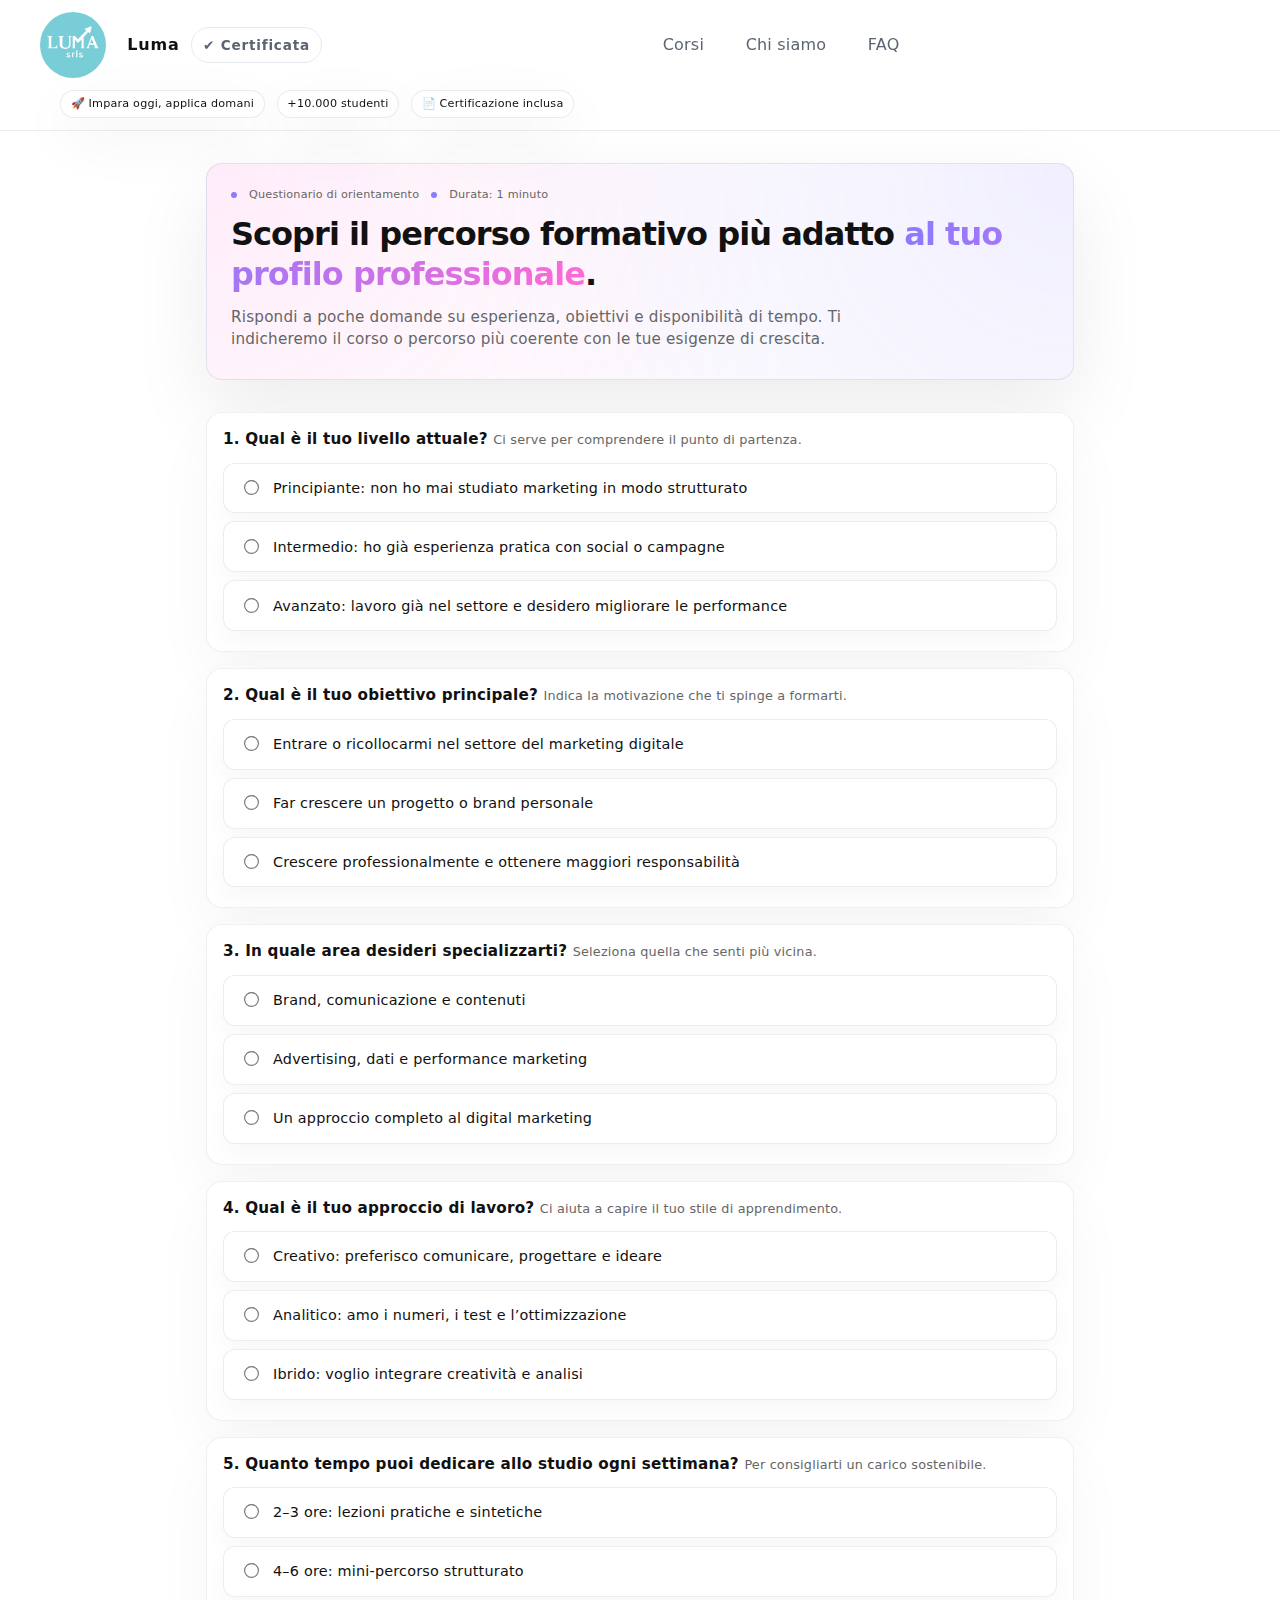
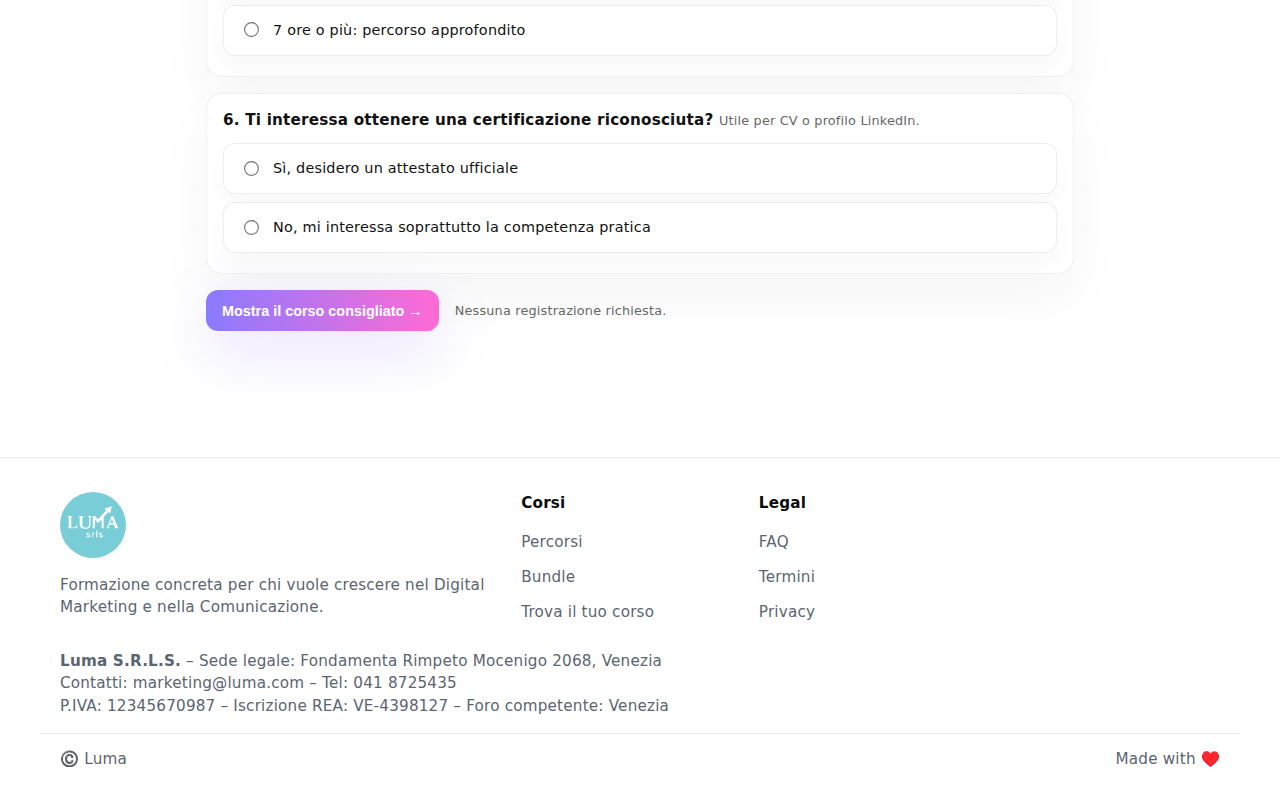
<file: quiz.html>
<!doctype html>
<html lang="it">
<head>
  <meta charset="utf-8" />
  <meta name="viewport" content="width=device-width, initial-scale=1" />
  <title>Trova il tuo corso - Luma</title>

  <link rel="stylesheet" href="style.css" />

  <style>
    :root {
      --quiz-bg: #ffffff;
      --quiz-border: rgba(0,0,0,.08);
      --quiz-text: #111;
      --quiz-dim: #666;
      --quiz-radius-lg: 20px;
      --quiz-radius-md: 12px;
      --quiz-shadow: 0 30px 80px rgba(0,0,0,.08);
      --quiz-grad-a: #8a7bff;
      --quiz-grad-b: #ff6ad5;
    }

    body {
      background: var(--quiz-bg);
      color: var(--quiz-text);
      font-family: system-ui, -apple-system, BlinkMacSystemFont, "Inter", Roboto, "Helvetica Neue", sans-serif;
      line-height: 1.5;
      margin: 0;
    }

    /* HEADER */
    header[aria-label="Barra di navigazione"] {
      background: rgba(255,255,255,0.8);
      backdrop-filter: blur(12px);
      border-bottom: 1px solid var(--quiz-border);
    }

    .header-ribbon{
      padding-bottom:12px;
      display:flex;
      flex-wrap:wrap;
      gap:.5rem .75rem;
      font-size:.8rem;
      color:var(--quiz-dim);
      align-items:center;
    }
    .header-ribbon .chip{
      font-size:.7rem;
      line-height:1.2;
      padding:.4rem .6rem;
      border-radius:999px;
      border:1px solid var(--quiz-border);
      background:#fff;
      box-shadow:0 20px 60px rgba(0,0,0,.06);
      color:var(--quiz-text);
    }

    /* MAIN WRAPPER */
    main.quiz-wrapper{
      max-width:900px;
      padding:2rem 1rem 6rem;
      margin:0 auto;
      display:grid;
      gap:2rem;
    }

    /* HERO */
    .quiz-hero-card{
      border:1px solid var(--quiz-border);
      border-radius:16px;
      background:
        radial-gradient(circle at 0% 0%, rgba(255,106,213,.12) 0%, transparent 70%),
        radial-gradient(circle at 100% 0%, rgba(138,123,255,.12) 0%, transparent 70%),
        #fff;
      box-shadow:0 30px 80px rgba(0,0,0,.08);
      padding:1.5rem 1.5rem 1.75rem;
    }

    .quiz-hero-eyebrow{
      display:flex;
      flex-wrap:wrap;
      gap:.5rem .75rem;
      align-items:center;
      margin-bottom:.75rem;
      font-size:.7rem;
      line-height:1.2;
      color:var(--quiz-dim);
    }
    .quiz-hero-eyebrow .dot{
      width:6px;
      height:6px;
      border-radius:50%;
      background:var(--quiz-grad-a);
    }

    .quiz-hero-card h1{
      margin:0;
      font-size:clamp(1.5rem,1vw+1rem,2rem);
      font-weight:700;
      line-height:1.25;
      color:var(--quiz-text);
      letter-spacing:-0.03em;
    }
    .quiz-hero-card h1 .gradient{
      background:linear-gradient(90deg,var(--quiz-grad-a),var(--quiz-grad-b));
      -webkit-background-clip:text;
      background-clip:text;
      color:transparent;
    }
    .quiz-hero-card p{
      margin:.75rem 0 0;
      max-width:65ch;
      color:var(--quiz-dim);
      font-size:.95rem;
      line-height:1.5;
    }

    /* FORM */
    form#quizForm{
      display:grid;
      gap:1rem;
    }

    .question-block{
      border:1px solid rgba(0,0,0,.06);
      border-radius:16px;
      background:#fff;
      box-shadow:0 24px 60px rgba(0,0,0,.04);
      padding:1rem 1rem 1.25rem;
      display:grid;
      gap:.75rem;
    }

    .question-headline{
      margin:0;
      font-size:.95rem;
      font-weight:600;
      color:#111;
      line-height:1.4;
    }

    .question-hint{
      color:#666;
      font-size:.8rem;
      font-weight:400;
      line-height:1.4;
    }

    .options{
      display:grid;
      gap:.5rem;
    }

    .opt{
      background:#fff;
      border:1px solid rgba(0,0,0,.07);
      box-shadow:0 12px 24px rgba(0,0,0,.03);
      border-radius:12px;
      padding:.9rem 1rem;
      font-size:.9rem;
      line-height:1.4;
      color:#111;
      display:flex;
      align-items:flex-start;
      gap:.75rem;
      cursor:pointer;
      transition:all .12s ease;
    }
    .opt:hover{
      box-shadow:0 20px 40px rgba(0,0,0,.05);
    }
    .opt input{
      accent-color:#7c4dff;
      margin-top:.2rem;
      transform:scale(1.15);
    }
    .opt:has(input:checked){
      border-color:#7c4dff;
      box-shadow:
        0 0 0 3px rgba(124,77,255,.18),
        0 24px 60px rgba(124,77,255,.12);
    }

    /* CTA */
    .actions-area{
      display:flex;
      flex-wrap:wrap;
      gap:1rem;
      align-items:center;
    }
    .btn-primary{
      background:linear-gradient(90deg,var(--quiz-grad-a),var(--quiz-grad-b));
      color:#fff;
      font-weight:600;
      border:0;
      border-radius:12px;
      padding:.8rem 1rem;
      cursor:pointer;
      font-size:.9rem;
      box-shadow:0 20px 60px rgba(124,77,255,.18);
      transition:.12s ease;
    }
    .btn-primary:hover{
      box-shadow:0 24px 70px rgba(124,77,255,.25);
    }
    .actions-area .muted{
      color:#666;
      font-size:.8rem;
    }

    /* RESULT */
    #resultBoxWrap { display:none; }

    .result-card{
      border-radius:16px;
      background:#f9fafc;
      border:1px solid rgba(0,0,0,.06);
      box-shadow:0 30px 80px rgba(0,0,0,.08);
      padding:1.25rem 1rem 1.5rem;
      display:grid;
      gap:1rem;
      color:#111;
    }

    .result-card.placeholder{
      color:#555;
      font-size:.9rem;
      line-height:1.4;
    }

    .result-head-row{
      display:flex;
      align-items:flex-start;
      justify-content:space-between;
      flex-wrap:wrap;
      row-gap:.75rem;
    }

    .rec-pill-group{
      display:flex;
      flex-wrap:wrap;
      gap:.5rem;
    }

    .soft-pill{
      font-size:.75rem;
      line-height:1.2;
      font-weight:500;
      color:#111;
      background:#fff;
      border:1px solid rgba(0,0,0,.08);
      border-radius:999px;
      padding:.4rem .6rem;
    }

    .price-col{
      text-align:right;
      min-width:max-content;
      display:grid;
      gap:.25rem;
    }
    .price-main{
      font-size:1rem;
      font-weight:600;
      color:#111;
    }
    .price-time{
      font-size:.8rem;
      color:#444;
    }

    .result-course-line{
      display:flex;
      flex-wrap:wrap;
      align-items:center;
      gap:.5rem .75rem;
    }
    .result-course-name{
      margin:0;
      font-size:1rem;
      font-weight:600;
      color:#111;
    }
    .result-course-type{
      font-size:.75rem;
      font-weight:500;
      border-radius:999px;
      background:#fff;
      border:1px solid rgba(0,0,0,.07);
      color:#444;
      padding:.3rem .5rem;
    }

    .result-desc{
      margin:0;
      font-size:.85rem;
      line-height:1.4;
      color:#444;
      max-width:60ch;
    }

    .result-tags{
      display:flex;
      flex-wrap:wrap;
      gap:.4rem .5rem;
    }
    .result-chip{
      font-size:.7rem;
      border-radius:999px;
      background:#fff;
      border:1px solid rgba(0,0,0,.07);
      color:#444;
      padding:.35rem .55rem;
    }

    .why-box{
      border-radius:12px;
      border:1px solid rgba(0,0,0,.08);
      background:#f2f2f2;
      box-shadow:inset 0 12px 32px rgba(0,0,0,.05);
      padding:.9rem 1rem;
    }
    .why-head{
      font-size:.85rem;
      font-weight:600;
      color:#111;
      margin-bottom:.4rem;
    }
    .why-text-list{
      padding-left:1em;
      margin:0;
      font-size:.8rem;
      line-height:1.4;
      color:#333;
    }

    .cert-note{
      font-size:.75rem;
      color:#444;
      display:flex;
      align-items:flex-start;
      gap:.5rem;
      flex-wrap:wrap;
    }

    /* CTA dentro al risultato */
    .result-cta-row{
      display:flex;
      flex-wrap:wrap;
      gap:.75rem;
      align-items:center;
      justify-content:space-between;
      border-top:1px solid rgba(0,0,0,.06);
      padding-top:1rem;
      margin-top:.5rem;
    }

    .course-link-btn{
      background:#111;
      color:#fff;
      text-decoration:none;
      font-size:.8rem;
      font-weight:600;
      line-height:1.2;
      border-radius:10px;
      padding:.65rem .8rem;
      display:inline-block;
      box-shadow:0 16px 32px rgba(0,0,0,.2);
      transition:box-shadow .12s ease, opacity .12s ease;
    }
    .course-link-btn:hover{
      box-shadow:0 20px 40px rgba(0,0,0,.28);
      opacity:.9;
    }

    .course-inline-link{
      color:#111;
      font-size:.8rem;
      line-height:1.4;
      text-decoration:underline;
      text-underline-offset:2px;
    }

    footer{
      border-top:1px solid var(--quiz-border);
      background:#fff;
    }
  </style>
</head>

<body>
  <!-- Header -->
  <header aria-label="Barra di navigazione">
    <div class="container nav">
      <a class="brand" href="index.html">
        <img src="luma4.png" alt="Logo di Luma" class="logo" />
        <span aria-label="Luma, home">Luma</span>
        <span class="chip" title="Formazione verificata">✔︎ Certificata</span>
      </a>

      <nav aria-label="Primaria">
        <ul>
          <li><a href="index.html">Corsi</a></li>
          <li><a href="chi-siamo.html">Chi siamo</a></li>
          <li><a href="faq.html">FAQ</a></li>
        </ul>
      </nav>

      <div class="actions">
        <button class="menu-toggle icon-btn" id="menuBtn" aria-expanded="false" aria-controls="mobileMenu" aria-label="Apri menù">☰</button>
      </div>
    </div>

    <!-- barra secondaria sotto header -->
    <div class="container header-ribbon">
      <span class="chip">🚀 Impara oggi, applica domani</span>
      <span class="chip">+10.000 studenti</span>
      <span class="chip">📄 Certificazione inclusa</span>
    </div>
  </header>

  <main class="quiz-wrapper">
    <section class="quiz-hero-card">
      <div class="quiz-hero-eyebrow">
        <span class="dot"></span>
        <span>Questionario di orientamento</span>
        <span class="dot"></span>
        <span>Durata: 1 minuto</span>
      </div>

      <h1>
        Scopri il percorso formativo più adatto
        <span class="gradient">al tuo profilo professionale</span>.
      </h1>
      <p>
        Rispondi a poche domande su esperienza, obiettivi e disponibilità di tempo.
        Ti indicheremo il corso o percorso più coerente con le tue esigenze di crescita.
      </p>
    </section>

    <form id="quizForm" aria-label="Questionario orientamento Luma">
      <div class="question-block">
        <div class="question-headline">
          1. Qual è il tuo livello attuale?
          <span class="question-hint">Ci serve per comprendere il punto di partenza.</span>
        </div>
        <div class="options">
          <label class="opt">
            <input type="radio" name="livello" value="base" required>
            <span class="labeltext">Principiante: non ho mai studiato marketing in modo strutturato</span>
          </label>
          <label class="opt">
            <input type="radio" name="livello" value="intermedio">
            <span class="labeltext">Intermedio: ho già esperienza pratica con social o campagne</span>
          </label>
          <label class="opt">
            <input type="radio" name="livello" value="avanzato">
            <span class="labeltext">Avanzato: lavoro già nel settore e desidero migliorare le performance</span>
          </label>
        </div>
      </div>

      <div class="question-block">
        <div class="question-headline">
          2. Qual è il tuo obiettivo principale?
          <span class="question-hint">Indica la motivazione che ti spinge a formarti.</span>
        </div>
        <div class="options">
          <label class="opt">
            <input type="radio" name="obiettivo" value="nuovo-lavoro" required>
            <span class="labeltext">Entrare o ricollocarmi nel settore del marketing digitale</span>
          </label>
          <label class="opt">
            <input type="radio" name="obiettivo" value="far-crescere-progetto">
            <span class="labeltext">Far crescere un progetto o brand personale</span>
          </label>
          <label class="opt">
            <input type="radio" name="obiettivo" value="salto-carriera">
            <span class="labeltext">Crescere professionalmente e ottenere maggiori responsabilità</span>
          </label>
        </div>
      </div>

      <div class="question-block">
        <div class="question-headline">
          3. In quale area desideri specializzarti?
          <span class="question-hint">Seleziona quella che senti più vicina.</span>
        </div>
        <div class="options">
          <label class="opt">
            <input type="radio" name="area" value="brand" required>
            <span class="labeltext">Brand, comunicazione e contenuti</span>
          </label>
          <label class="opt">
            <input type="radio" name="area" value="performance">
            <span class="labeltext">Advertising, dati e performance marketing</span>
          </label>
          <label class="opt">
            <input type="radio" name="area" value="tutto">
            <span class="labeltext">Un approccio completo al digital marketing</span>
          </label>
        </div>
      </div>

      <div class="question-block">
        <div class="question-headline">
          4. Qual è il tuo approccio di lavoro?
          <span class="question-hint">Ci aiuta a capire il tuo stile di apprendimento.</span>
        </div>
        <div class="options">
          <label class="opt">
            <input type="radio" name="stile" value="creativa" required>
            <span class="labeltext">Creativo: preferisco comunicare, progettare e ideare</span>
          </label>
          <label class="opt">
            <input type="radio" name="stile" value="analitica">
            <span class="labeltext">Analitico: amo i numeri, i test e l’ottimizzazione</span>
          </label>
          <label class="opt">
            <input type="radio" name="stile" value="ibrida">
            <span class="labeltext">Ibrido: voglio integrare creatività e analisi</span>
          </label>
        </div>
      </div>

      <div class="question-block">
        <div class="question-headline">
          5. Quanto tempo puoi dedicare allo studio ogni settimana?
          <span class="question-hint">Per consigliarti un carico sostenibile.</span>
        </div>
        <div class="options">
          <label class="opt">
            <input type="radio" name="tempo" value="low" required>
            <span class="labeltext">2–3 ore: lezioni pratiche e sintetiche</span>
          </label>
          <label class="opt">
            <input type="radio" name="tempo" value="mid">
            <span class="labeltext">4–6 ore: mini-percorso strutturato</span>
          </label>
          <label class="opt">
            <input type="radio" name="tempo" value="high">
            <span class="labeltext">7 ore o più: percorso approfondito</span>
          </label>
        </div>
      </div>

      <div class="question-block">
        <div class="question-headline">
          6. Ti interessa ottenere una certificazione riconosciuta?
          <span class="question-hint">Utile per CV o profilo LinkedIn.</span>
        </div>
        <div class="options">
          <label class="opt">
            <input type="radio" name="cert" value="si" required>
            <span class="labeltext">Sì, desidero un attestato ufficiale</span>
          </label>
          <label class="opt">
            <input type="radio" name="cert" value="no">
            <span class="labeltext">No, mi interessa soprattutto la competenza pratica</span>
          </label>
        </div>
      </div>

      <div class="actions-area">
        <button class="btn-primary" type="button" id="calcBtn">
          Mostra il corso consigliato →
        </button>
        <div class="muted">Nessuna registrazione richiesta.</div>
      </div>

      <div id="resultBoxWrap">
        <aside class="result-card placeholder" aria-live="polite" id="resultBox">
          <div>Rispondi alle domande e clicca “Mostra il corso consigliato”.</div>
          <div style="font-size:.85rem; color:#777;">
            Visualizzerai:
            <br>• Corso consigliato
            <br>• Prezzo e durata
            <br>• Motivazione della raccomandazione
          </div>
        </aside>
      </div>
    </form>
  </main>

  <footer>
    <div class="container foot-grid">
      <div class="foot-col">
        <img src="luma4.png" alt="Logo di Luma" class="logo">
        <p class="muted">Formazione concreta per chi vuole crescere nel Digital Marketing e nella Comunicazione.</p>
      </div>
      <div class="foot-col">
        <h4>Corsi</h4>
        <a href="#consigliati">Percorsi</a>
        <a href="#percorsi">Bundle</a>
        <a href="quiz.html">Trova il tuo corso</a>
      </div>
      <div class="foot-col">
        <h4>Legal</h4>
        <a href="faq.html">FAQ</a>
        <a href="termini.html">Termini</a>
        <a href="#">Privacy</a>
      </div>
    </div>

    <div class="container legal-info">
      <p>
        <strong>Luma S.R.L.S.</strong> – Sede legale: Fondamenta Rimpeto Mocenigo 2068, Venezia<br>
        Contatti: <a href="mailto:marketing@luma.com">marketing@luma.com</a> – Tel: 041 8725435<br>
        P.IVA: 12345670987 – Iscrizione REA: VE-4398127 – Foro competente: Venezia
      </p>
    </div>

    <div class="container credits">
      <span>©️ <span id="year"></span> Luma</span>
      <span>Made with ♥️</span>
    </div>
  </footer>

  <script>
    // Catalogo corsi con link
    const COURSES = {
      "launch-basics": {
        title: "Digital Marketing Launch Kit",
        type: "Percorso base (4 moduli)",
        desc: "Fondamenti di SEO, social media, email marketing e analytics. Ideale per chi parte da zero e vuole acquisire una visione completa.",
        why: "Ti permette di costruire basi solide e spendibili immediatamente nel mondo del lavoro.",
        price: "€199",
        time: "≈ 5h complessive",
        tags: ["SEO", "Social", "Email", "Analytics"],
        areaFocus: "tutto",
        link: "launch.html"
      },
      "brand-lab": {
        title: "Brand & Content Lab",
        type: "Percorso creativo (3 moduli)",
        desc: "Tone of voice, storytelling e community building. Impara a costruire un'identità di marca riconoscibile e autentica.",
        why: "Ideale per chi vuole differenziarsi e creare un brand con valore.",
        price: "€249",
        time: "≈ 4h complessive",
        tags: ["Branding", "Storytelling", "Content strategy"],
        areaFocus: "brand",
        link: "brand.html"
      },
      "ads-performance-pro": {
        title: "Performance Ads Pro",
        type: "Percorso avanzato (5 moduli)",
        desc: "Meta Ads, funnel, remarketing, analisi dei dati e ottimizzazione. Focus sui risultati e sulla scalabilità.",
        why: "Perfetto per chi vuole ottenere performance misurabili e gestire budget reali.",
        price: "€349",
        time: "≈ 6h complessive",
        tags: ["Meta Ads", "Funnel", "CRO", "ROAS"],
        areaFocus: "performance",
        link: "ads.html"
      },
      "content-solo": {
        title: "Content System Express",
        type: "Corso singolo",
        desc: "Metodo per produrre contenuti riciclabili su più piattaforme senza sovraccarico operativo.",
        why: "Adatto se stai costruendo il tuo progetto personale e vuoi una linea editoriale sostenibile.",
        price: "€79",
        time: "≈ 2h",
        tags: ["Pianificazione", "Repurpose", "Social"],
        areaFocus: "brand",
        link: "content.html"
      },
      "ads-sprint": {
        title: "Meta Ads Sprint",
        type: "Corso singolo pratico",
        desc: "Impostazione da zero di una campagna su Meta, metriche chiave e primo test A/B.",
        why: "Perfetto se vuoi attivare campagne a budget contenuto in tempi rapidi.",
        price: "€99",
        time: "≈ 3h",
        tags: ["Meta Ads", "A/B test", "Budget ridotti"],
        areaFocus: "performance",
        link: "adsprint.html"
      }
    };

    // helper
    const $ = sel => document.querySelector(sel);

    // leggere risposte
    function readAnswers() {
      const val = name => {
        const el = document.querySelector(`input[name="${name}"]:checked`);
        return el ? el.value : null;
      };
      return {
        livello: val("livello"),
        obiettivo: val("obiettivo"),
        area: val("area"),
        stile: val("stile"),
        tempo: val("tempo"),
        cert: val("cert")
      };
    }

    // scoring (versione completa, come nel tuo prototipo originale)
    function scoreCourses(ans) {
      const scores = {};
      for (const key in COURSES) scores[key]=0;

      if (ans.livello === "base") {
        scores["launch-basics"] += 3;
      }
      if (ans.livello === "intermedio") {
        scores["brand-lab"] += 2;
        scores["ads-sprint"] += 2;
        scores["content-solo"] += 2;
      }
      if (ans.livello === "avanzato") {
        scores["ads-performance-pro"] += 4;
      }

      if (ans.obiettivo === "nuovo-lavoro") {
        scores["launch-basics"] += 2;
        scores["brand-lab"] += 2;
      }
      if (ans.obiettivo === "far-crescere-progetto") {
        scores["content-solo"] += 3;
        scores["ads-sprint"] += 2;
        scores["brand-lab"] += 2;
      }
      if (ans.obiettivo === "salto-carriera") {
        scores["ads-performance-pro"] += 4;
        scores["ads-sprint"] += 1;
      }

      if (ans.area === "brand") {
        scores["brand-lab"] += 4;
        scores["content-solo"] += 3;
      }
      if (ans.area === "performance") {
        scores["ads-performance-pro"] += 4;
        scores["ads-sprint"] += 3;
      }
      if (ans.area === "tutto") {
        scores["launch-basics"] += 5;
      }

      if (ans.stile === "creativa") {
        scores["brand-lab"] += 3;
        scores["content-solo"] += 2;
      }
      if (ans.stile === "analitica") {
        scores["ads-performance-pro"] += 3;
        scores["ads-sprint"] += 2;
      }
      if (ans.stile === "ibrida") {
        scores["launch-basics"] += 2;
        scores["brand-lab"] += 2;
        scores["ads-performance-pro"] += 2;
      }

      if (ans.tempo === "low") {
        scores["content-solo"] += 3;
        scores["ads-sprint"] += 3;
      }
      if (ans.tempo === "mid") {
        scores["brand-lab"] += 1;
        scores["launch-basics"] += 1;
      }
      if (ans.tempo === "high") {
        scores["ads-performance-pro"] += 2;
        scores["launch-basics"] += 2;
      }

      if (ans.cert === "si") {
        scores["launch-basics"] += 2;
        scores["ads-performance-pro"] += 2;
        scores["brand-lab"] += 1;
      } else if (ans.cert === "no") {
        scores["content-solo"] += 2;
        scores["ads-sprint"] += 2;
      }

      return scores;
    }

    // tie-break
    function pickCourse(ans, scores) {
      let bestKey = null;
      let bestScore = -Infinity;

      for (const key in scores) {
        if (scores[key] > bestScore) {
          bestScore = scores[key];
          bestKey = key;
        } else if (scores[key] === bestScore && bestKey !== null) {
          // preferenza all'area scelta dall'utente in caso di parità
          const currentFocus = COURSES[key].areaFocus;
          const bestFocus = COURSES[bestKey].areaFocus;
          if (ans.area === currentFocus && ans.area !== bestFocus) {
            bestKey = key;
          }
        }
      }
      return COURSES[bestKey];
    }

    function renderResult(course) {
      const wrap = $('#resultBoxWrap');
      wrap.style.display = 'block';

      const box = $('#resultBox');
      box.classList.remove('placeholder');

      // tag competenze
      const tagHtml = course.tags
        .map(t => `<span class="result-chip">${t}</span>`)
        .join('');

      // motivazioni (bullet singoli)
      const bullets = course.why
        .split('.')
        .map(s => s.trim())
        .filter(Boolean)
        .map(s => `<li>${s}.</li>`)
        .join('');

      box.innerHTML = `
        <div class="result-head-row">
          <div class="rec-pill-group">
            <span class="soft-pill">Consigliato per il tuo profilo</span>
            <span class="soft-pill">${course.type}</span>
          </div>
          <div class="price-col">
            <div class="price-main">${course.price}</div>
            <div class="price-time">${course.time}</div>
          </div>
        </div>

        <div class="result-title-wrap">
          <div class="result-course-line">
            <h2 class="result-course-name">
              <a href="${course.link}" class="course-inline-link" target="_blank" rel="noopener noreferrer">
                ${course.title}
              </a>
            </h2>
            <span class="result-course-type">${course.type}</span>
          </div>
          <p class="result-desc">${course.desc}</p>
        </div>

        <div class="result-tags">
          ${tagHtml}
        </div>

        <div class="why-box">
          <div class="why-head">Motivazione della raccomandazione</div>
          <ul class="why-text-list">
            ${bullets}
          </ul>
        </div>

        <div class="result-cta-row">
          <div class="cert-note">
            <span>Include attestato Luma inseribile nel CV e su LinkedIn.</span>
          </div>

          <a
            class="course-link-btn"
            href="${course.link}"
            target="_blank"
            rel="noopener noreferrer"
            aria-label="Vai alla pagina del corso ${course.title}"
          >
            Vai al corso →
          </a>
        </div>
      `;

      wrap.scrollIntoView({behavior:'smooth', block:'start'});
    }

    // click CTA
    document.getElementById('calcBtn').addEventListener('click', () => {
      const ans = readAnswers();

      // richiesta minima per avere una raccomandazione sensata
      if (!ans.livello || !ans.obiettivo || !ans.area) {
        alert("Per poter suggerire un percorso coerente servono almeno livello, obiettivo e area di interesse.");
        return;
      }

      const scores = scoreCourses(ans);
      const rec = pickCourse(ans, scores);
      renderResult(rec);
    });
  </script>
</body>
</html>
</file>
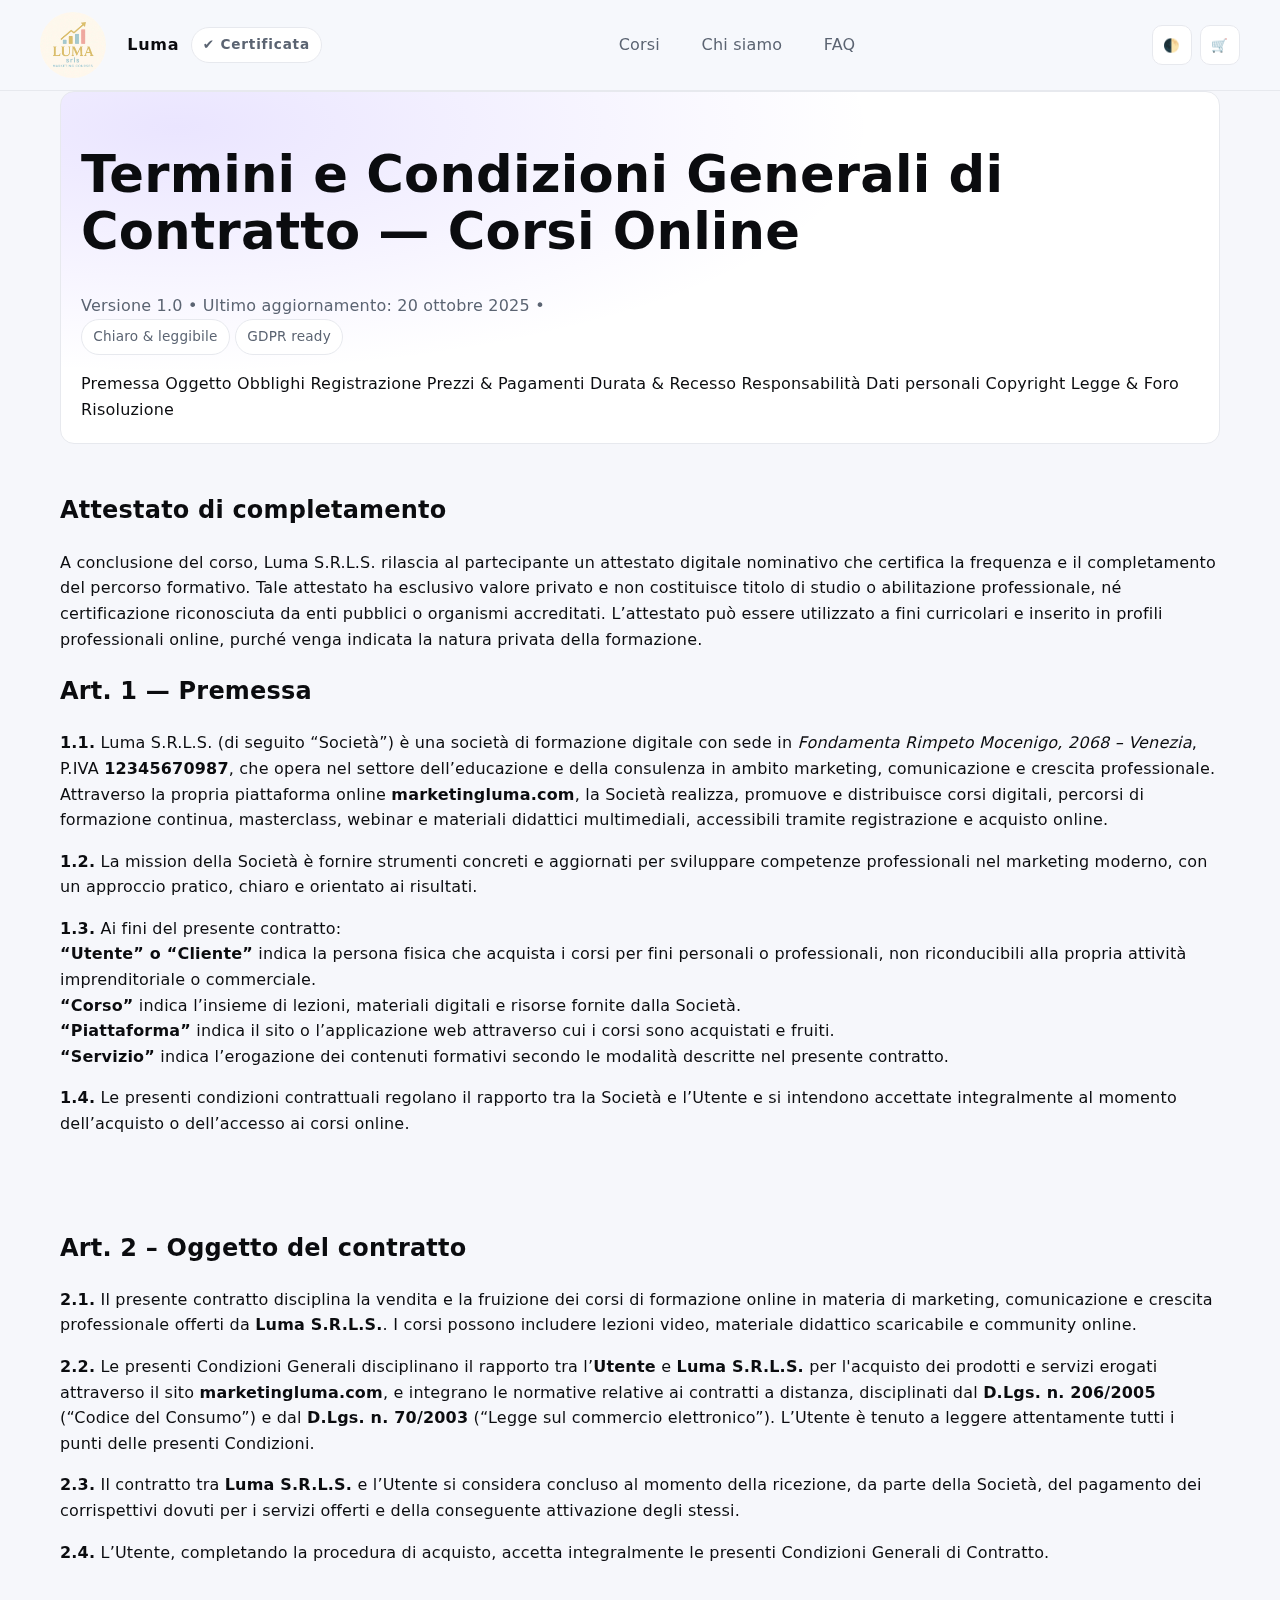
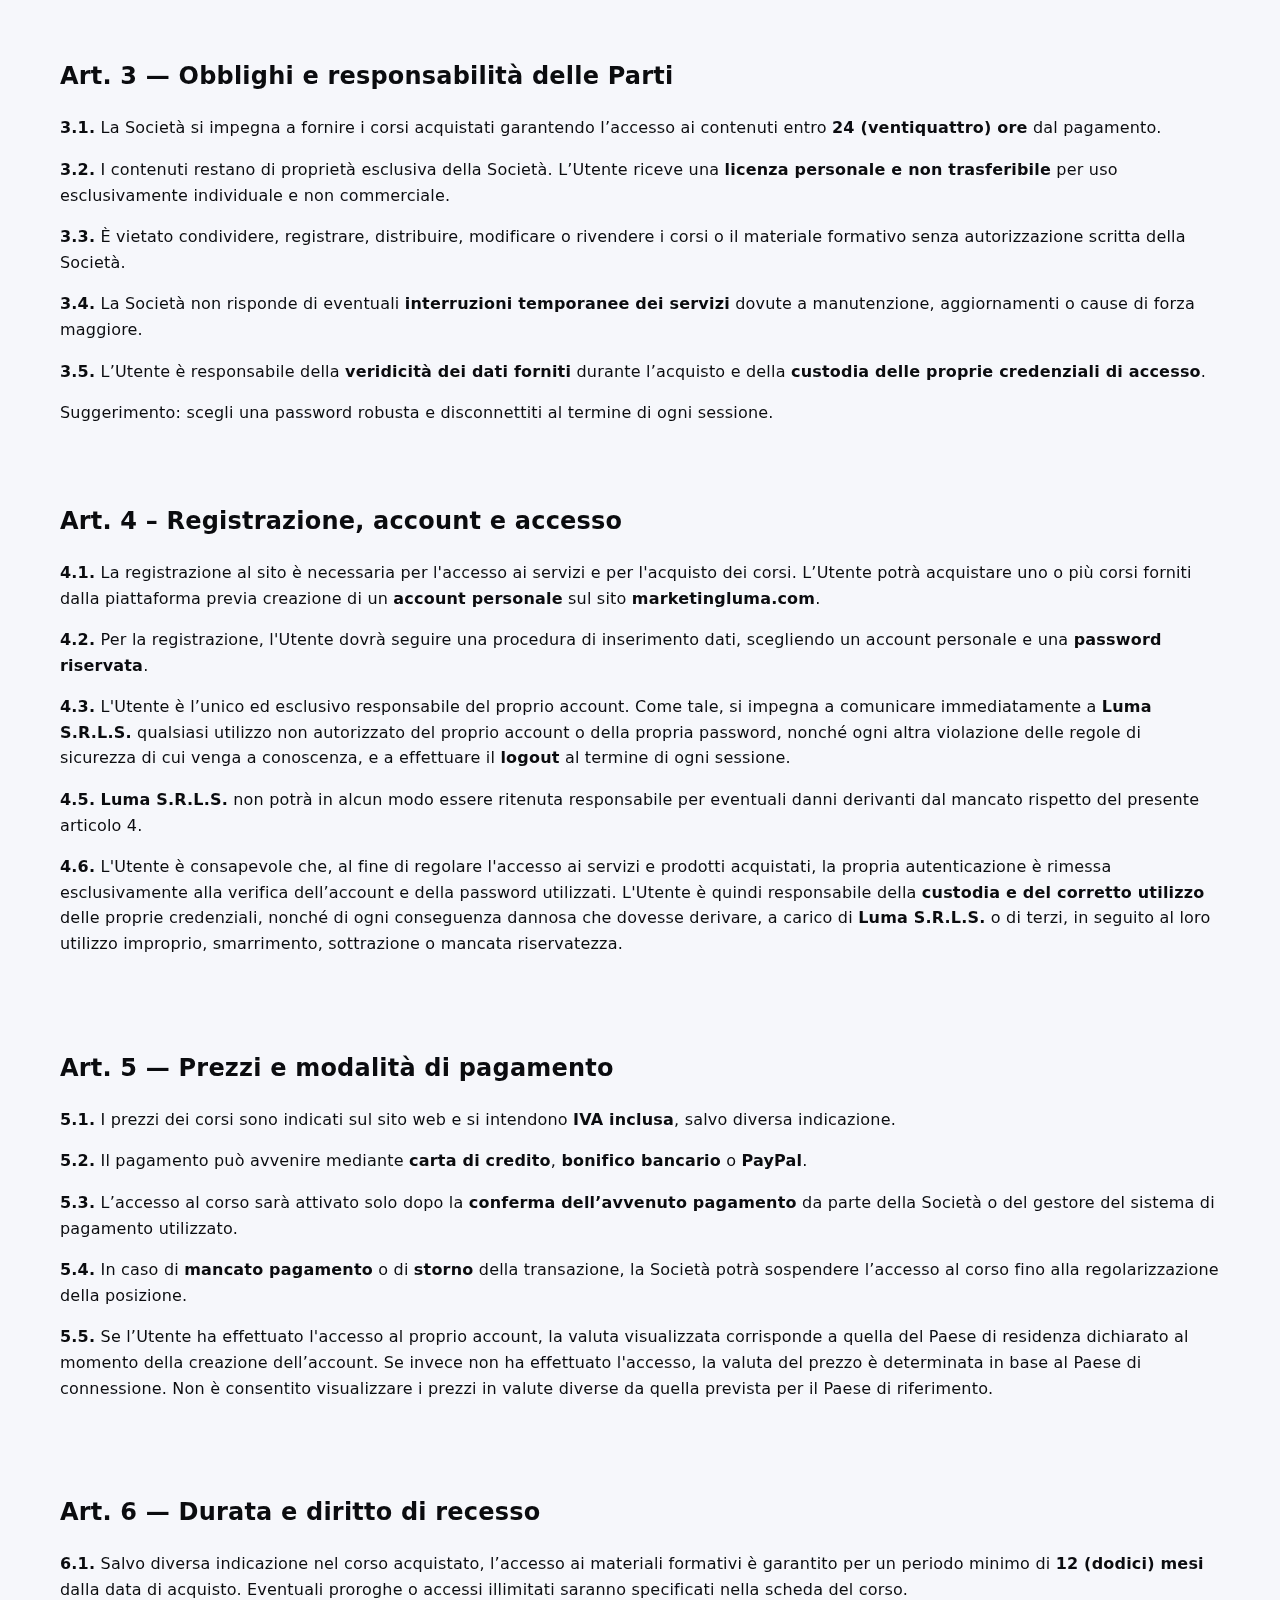
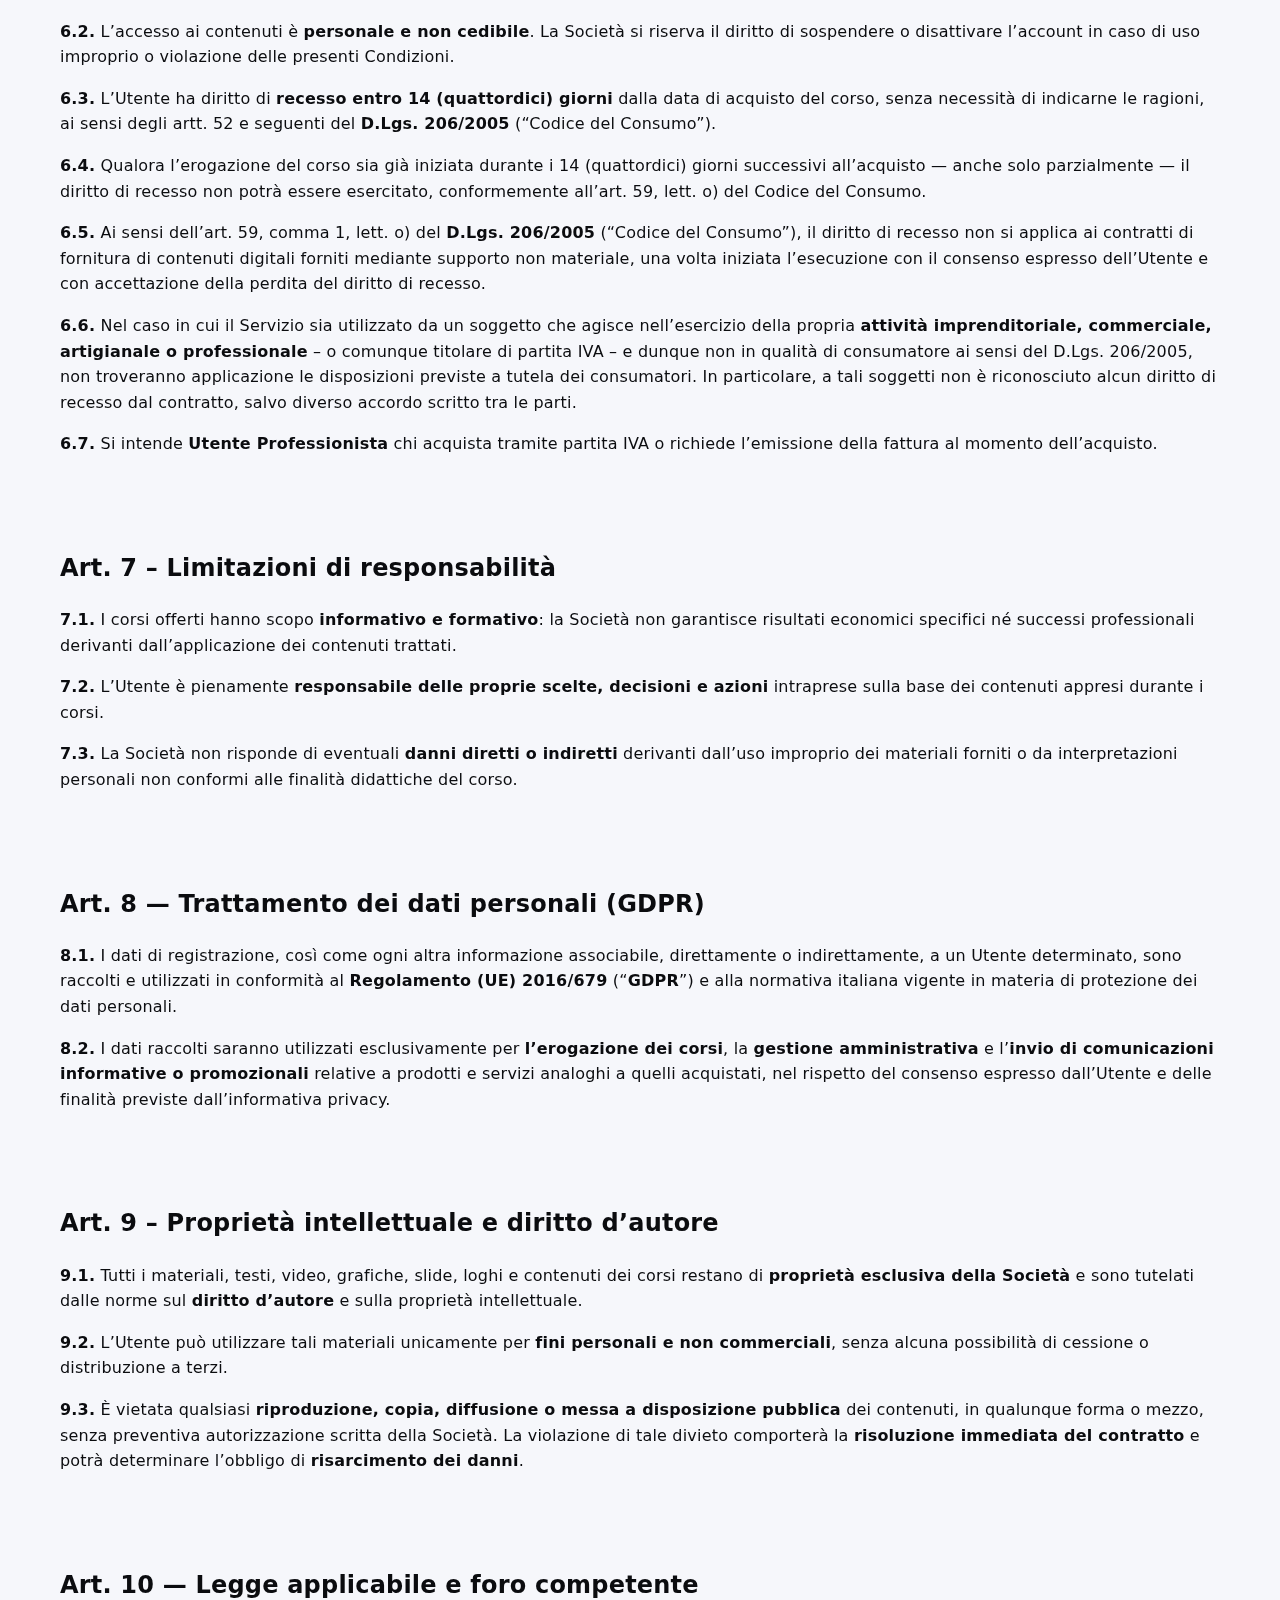
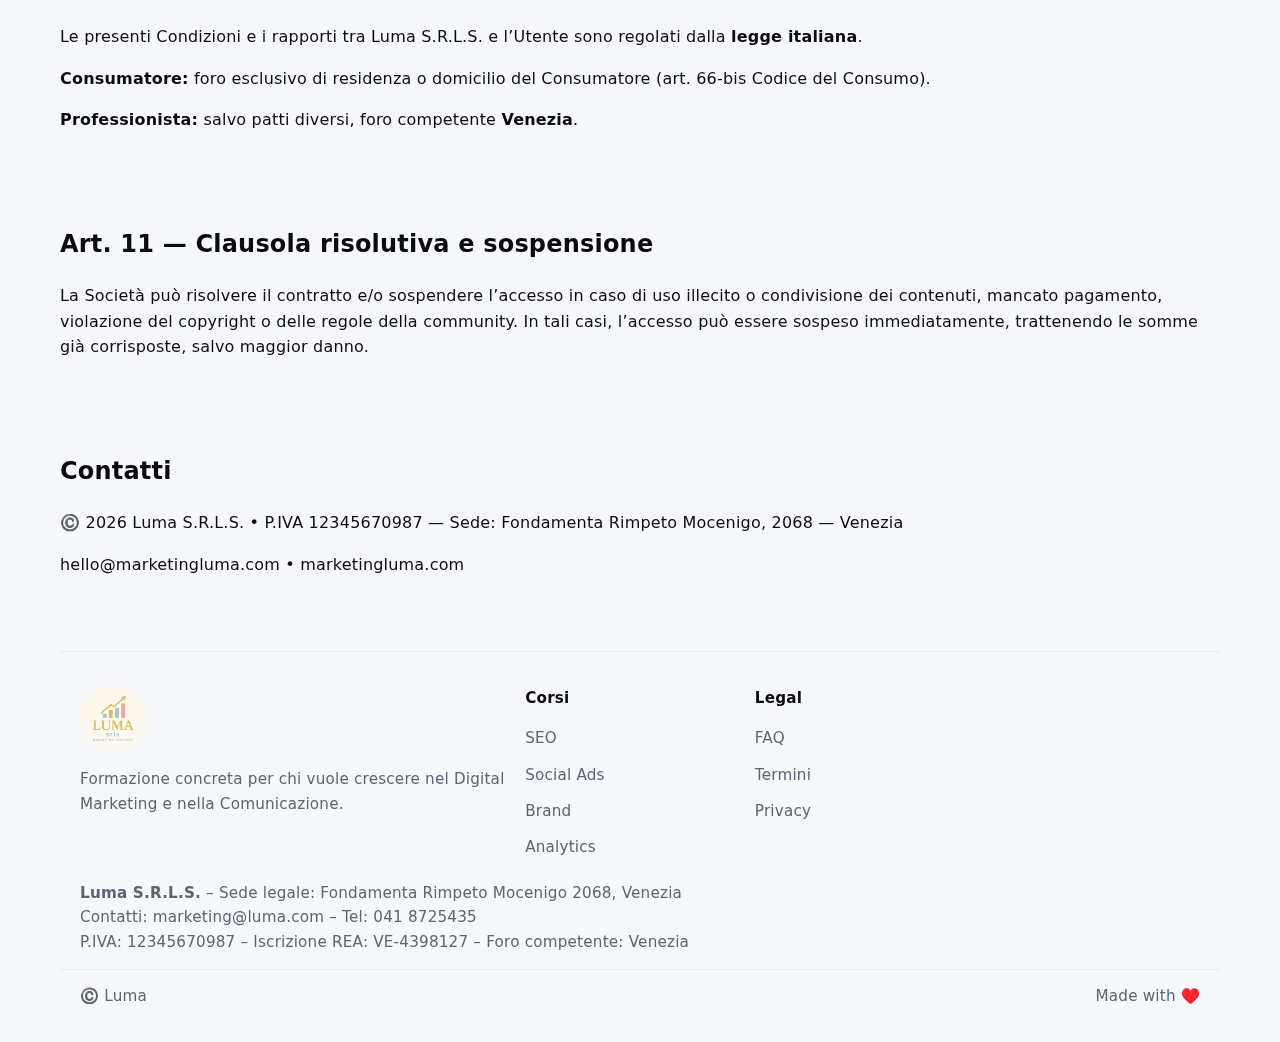
<file: termini.html>
<!doctype html>
<html lang="it">
<head>
  <meta charset="utf-8" />
  <meta name="viewport" content="width=device-width, initial-scale=1" />
  <title>Luma — Termini & Condizioni</title>
  <meta name="description" content="Termini e Condizioni generali di contratto per l’acquisto e la fruizione dei corsi online Luma S.R.L.S." />
  <!-- CSS base condiviso da tutto il sito -->
  <link rel="stylesheet" href="/style.css">
  <!-- CSS specifico di questa pagina -->
  <link rel="stylesheet" href="style.css">
</head>
<body>

  <!-- Barra di lettura -->
  <div class="progress" id="progress" aria-hidden="true"></div>

  <!-- HEADER -->
  <header aria-label="Barra di navigazione">
    <div class="container nav">
      <a class="brand" href="index.html">
        <img src="logo.jpeg" alt="Logo di Luma" class="logo" />
        <span aria-label="Luma, home">Luma</span>
        <span class="chip" title="Formazione verificata">✔︎ Certificata</span>
      </a>

      <nav aria-label="Primaria">
        <ul>
          <li><a href="index.html">Corsi</a></li>
          <li><a href="/chi-siamo">Chi siamo</a></li>
          <li><a href="faq.html">FAQ</a></li>
        </ul>
      </nav>

      <div class="actions">
        <button id="themeToggle" class="icon-btn" aria-label="Cambia tema" title="Tema chiaro/scuro">🌓</button>
        <button id="openCart" class="icon-btn" aria-label="Apri carrello" title="Carrello">🛒</button>
        <button class="menu-toggle icon-btn" id="menuBtn" aria-expanded="false" aria-controls="mobileMenu" aria-label="Apri menù">☰</button>
      </div>
    </div>
  </header>
  <!-- DRAWER CARRELLO (già stilato in style.css) -->
  <aside id="cart" class="cart" aria-label="Carrello" aria-hidden="true">
    <div class="cart-head">
      <strong>Carrello</strong>
      <button class="icon-btn" id="closeCart" aria-label="Chiudi carrello">✕</button>
    </div>
    <div class="cart-list">
      <div class="empty">Il carrello è vuoto</div>
    </div>
    <div class="cart-foot">
      <div class="row"><span>Totale</span><strong>€ 0,00</strong></div>
      <button class="btn">Checkout</button>
    </div>
  </aside>

  <!-- MAIN -->
  <main class="container">
    <!-- HERO -->
    <section class="hero hero-card" aria-labelledby="titolo">
      <div>
        <h1 id="titolo" class="headline">Termini e Condizioni Generali di Contratto — Corsi Online</h1>
        <p class="sub">
          Versione 1.0 • Ultimo aggiornamento:
          <time datetime="2025-10-20">20 ottobre 2025</time> •
          <span class="chip">Chiaro & leggibile</span>
          <span class="chip">GDPR ready</span>
        </p>

        <div class="toc" aria-label="Indice rapido">
          <a href="#art1" class="toc-link active">Premessa</a>
          <a href="#art2" class="toc-link">Oggetto</a>
          <a href="#art3" class="toc-link">Obblighi</a>
          <a href="#art4" class="toc-link">Registrazione</a>
          <a href="#art5" class="toc-link">Prezzi & Pagamenti</a>
          <a href="#art6" class="toc-link">Durata & Recesso</a>
          <a href="#art7" class="toc-link">Responsabilità</a>
          <a href="#art8" class="toc-link">Dati personali</a>
          <a href="#art9" class="toc-link">Copyright</a>
          <a href="#art10" class="toc-link">Legge & Foro</a>
          <a href="#art11" class="toc-link">Risoluzione</a>
        </div>
      </div>
    </section>

    <!-- CONTENUTO -->
    <article class="paper">

      <section id="art1" aria-labelledby="h1">
        <h2>Attestato di completamento</h2>
<p>
  A conclusione del corso, Luma S.R.L.S. rilascia al partecipante un attestato digitale nominativo 
  che certifica la frequenza e il completamento del percorso formativo. 
  Tale attestato ha esclusivo valore privato e non costituisce titolo di studio o abilitazione professionale, 
  né certificazione riconosciuta da enti pubblici o organismi accreditati. 
  L’attestato può essere utilizzato a fini curricolari e inserito in profili professionali online, 
  purché venga indicata la natura privata della formazione.
</p>
        <h2 id="h1">Art. 1 — Premessa</h2>
        
  <p>
    <strong>1.1.</strong> Luma S.R.L.S. (di seguito “Società”) è una società di formazione digitale con sede in 
    <em>Fondamenta Rimpeto Mocenigo, 2068 – Venezia</em>, P.IVA <strong>12345670987</strong>, che opera nel settore 
    dell’educazione e della consulenza in ambito marketing, comunicazione e crescita professionale.
    Attraverso la propria piattaforma online <strong>marketingluma.com</strong>, la Società realizza, promuove e 
    distribuisce corsi digitali, percorsi di formazione continua, masterclass, webinar e materiali didattici multimediali, 
    accessibili tramite registrazione e acquisto online.
  </p>

  <p>
    <strong>1.2.</strong> La mission della Società è fornire strumenti concreti e aggiornati per sviluppare competenze 
    professionali nel marketing moderno, con un approccio pratico, chiaro e orientato ai risultati.
  </p>

  <p>
    <strong>1.3.</strong> Ai fini del presente contratto:
    <br><strong>“Utente” o “Cliente”</strong> indica la persona fisica che acquista i corsi per fini personali o professionali, 
    non riconducibili alla propria attività imprenditoriale o commerciale.
    <br><strong>“Corso”</strong> indica l’insieme di lezioni, materiali digitali e risorse fornite dalla Società.
    <br><strong>“Piattaforma”</strong> indica il sito o l’applicazione web attraverso cui i corsi sono acquistati e fruiti.
    <br><strong>“Servizio”</strong> indica l’erogazione dei contenuti formativi secondo le modalità descritte nel presente contratto.
  </p>

  <p>
    <strong>1.4.</strong> Le presenti condizioni contrattuali regolano il rapporto tra la Società e l’Utente e si intendono 
    accettate integralmente al momento dell’acquisto o dell’accesso ai corsi online.
  </p>
      </section>

<section id="art2" aria-labelledby="h2">
  <h2>Art. 2 – Oggetto del contratto</h2>
  
  <p>
    <strong>2.1.</strong> Il presente contratto disciplina la vendita e la fruizione dei corsi di formazione online 
    in materia di marketing, comunicazione e crescita professionale offerti da <strong>Luma S.R.L.S.</strong>. 
    I corsi possono includere lezioni video, materiale didattico scaricabile e community online.
  </p>

  <p>
    <strong>2.2.</strong> Le presenti Condizioni Generali disciplinano il rapporto tra l’<strong>Utente</strong> 
    e <strong>Luma S.R.L.S.</strong> per l'acquisto dei prodotti e servizi erogati attraverso il sito 
    <strong>marketingluma.com</strong>, e integrano le normative relative ai contratti a distanza, 
    disciplinati dal <strong>D.Lgs. n. 206/2005</strong> (“Codice del Consumo”) e dal 
    <strong>D.Lgs. n. 70/2003</strong> (“Legge sul commercio elettronico”).  
    L’Utente è tenuto a leggere attentamente tutti i punti delle presenti Condizioni.
  </p>

  <p>
    <strong>2.3.</strong> Il contratto tra <strong>Luma S.R.L.S.</strong> e l’Utente si considera concluso 
    al momento della ricezione, da parte della Società, del pagamento dei corrispettivi dovuti per i servizi offerti 
    e della conseguente attivazione degli stessi.
  </p>

  <p>
    <strong>2.4.</strong> L’Utente, completando la procedura di acquisto, accetta integralmente 
    le presenti Condizioni Generali di Contratto.
  </p>
</section>


      <section id="art3" aria-labelledby="h3">
        <h2 id="h3">Art. 3 — Obblighi e responsabilità delle Parti</h2>
         <p>
    <strong>3.1.</strong> La Società si impegna a fornire i corsi acquistati garantendo l’accesso ai contenuti 
    entro <strong>24 (ventiquattro) ore</strong> dal pagamento.
  </p>

  <p>
    <strong>3.2.</strong> I contenuti restano di proprietà esclusiva della Società. 
    L’Utente riceve una <strong>licenza personale e non trasferibile</strong> per uso esclusivamente individuale 
    e non commerciale.
  </p>

  <p>
    <strong>3.3.</strong> È vietato condividere, registrare, distribuire, modificare o rivendere i corsi 
    o il materiale formativo senza autorizzazione scritta della Società.
  </p>

  <p>
    <strong>3.4.</strong> La Società non risponde di eventuali <strong>interruzioni temporanee dei servizi</strong> 
    dovute a manutenzione, aggiornamenti o cause di forza maggiore.
  </p>

  <p>
    <strong>3.5.</strong> L’Utente è responsabile della <strong>veridicità dei dati forniti</strong> 
    durante l’acquisto e della <strong>custodia delle proprie credenziali di accesso</strong>.
  </p>
        <div class="note">Suggerimento: scegli una password robusta e disconnettiti al termine di ogni sessione.</div>
      </section>

<section id="art4">
  <h2>Art. 4 – Registrazione, account e accesso</h2>

  <p>
    <strong>4.1.</strong> La registrazione al sito è necessaria per l'accesso ai servizi e per l'acquisto dei corsi. 
    L’Utente potrà acquistare uno o più corsi forniti dalla piattaforma previa creazione di un 
    <strong>account personale</strong> sul sito <strong>marketingluma.com</strong>.
  </p>

  <p>
    <strong>4.2.</strong> Per la registrazione, l'Utente dovrà seguire una procedura di inserimento dati, 
    scegliendo un account personale e una <strong>password riservata</strong>.
  </p>

  <p>
    <strong>4.3.</strong> L'Utente è l’unico ed esclusivo responsabile del proprio account. 
    Come tale, si impegna a comunicare immediatamente a <strong>Luma S.R.L.S.</strong> 
    qualsiasi utilizzo non autorizzato del proprio account o della propria password, 
    nonché ogni altra violazione delle regole di sicurezza di cui venga a conoscenza, 
    e a effettuare il <strong>logout</strong> al termine di ogni sessione.
  </p>

  <p>
    <strong>4.5.</strong> <strong>Luma S.R.L.S.</strong> non potrà in alcun modo essere ritenuta responsabile 
    per eventuali danni derivanti dal mancato rispetto del presente articolo 4.
  </p>

  <p>
    <strong>4.6.</strong> L'Utente è consapevole che, al fine di regolare l'accesso ai servizi e prodotti acquistati, 
    la propria autenticazione è rimessa esclusivamente alla verifica dell’account e della password utilizzati.  
    L'Utente è quindi responsabile della <strong>custodia e del corretto utilizzo</strong> delle proprie credenziali, 
    nonché di ogni conseguenza dannosa che dovesse derivare, a carico di <strong>Luma S.R.L.S.</strong> o di terzi, 
    in seguito al loro utilizzo improprio, smarrimento, sottrazione o mancata riservatezza.
  </p>
</section>


<section id="art5" aria-labelledby="h5">
  <h2 id="h5">Art. 5 — Prezzi e modalità di pagamento</h2>
    <p>
    <strong>5.1.</strong> I prezzi dei corsi sono indicati sul sito web e si intendono 
    <strong>IVA inclusa</strong>, salvo diversa indicazione.
  </p>

  <p>
    <strong>5.2.</strong> Il pagamento può avvenire mediante 
    <strong>carta di credito</strong>, <strong>bonifico bancario</strong> o <strong>PayPal</strong>.
  </p>

  <p>
    <strong>5.3.</strong> L’accesso al corso sarà attivato solo dopo la 
    <strong>conferma dell’avvenuto pagamento</strong> da parte della Società o del gestore del sistema di pagamento utilizzato.
  </p>

  <p>
    <strong>5.4.</strong> In caso di <strong>mancato pagamento</strong> o di <strong>storno</strong> della transazione, 
    la Società potrà sospendere l’accesso al corso fino alla regolarizzazione della posizione.
  </p>

  <p>
    <strong>5.5.</strong> Se l’Utente ha effettuato l'accesso al proprio account, la valuta visualizzata corrisponde 
    a quella del Paese di residenza dichiarato al momento della creazione dell’account.  
    Se invece non ha effettuato l'accesso, la valuta del prezzo è determinata in base al Paese di connessione.  
    Non è consentito visualizzare i prezzi in valute diverse da quella prevista per il Paese di riferimento.
  </p>
</section>


<section id="art6" aria-labelledby="h6">
  <h2 id="h6">Art. 6 — Durata e diritto di recesso</h2>
 <p>
    <strong>6.1.</strong> Salvo diversa indicazione nel corso acquistato, 
    l’accesso ai materiali formativi è garantito per un periodo minimo di 
    <strong>12 (dodici) mesi</strong> dalla data di acquisto.  
    Eventuali proroghe o accessi illimitati saranno specificati nella scheda del corso.
  </p>

  <p>
    <strong>6.2.</strong> L’accesso ai contenuti è <strong>personale e non cedibile</strong>.  
    La Società si riserva il diritto di sospendere o disattivare l’account in caso di uso improprio o violazione delle presenti Condizioni.
  </p>

  <p>
    <strong>6.3.</strong> L’Utente ha diritto di <strong>recesso entro 14 (quattordici) giorni</strong> 
    dalla data di acquisto del corso, senza necessità di indicarne le ragioni, 
    ai sensi degli artt. 52 e seguenti del <strong>D.Lgs. 206/2005</strong> (“Codice del Consumo”).
  </p>

  <p>
    <strong>6.4.</strong> Qualora l’erogazione del corso sia già iniziata durante i 14 (quattordici) giorni 
    successivi all’acquisto — anche solo parzialmente — il diritto di recesso 
    non potrà essere esercitato, conformemente all’art. 59, lett. o) del Codice del Consumo.
  </p>

  <p>
    <strong>6.5.</strong> Ai sensi dell’art. 59, comma 1, lett. o) del <strong>D.Lgs. 206/2005</strong> 
    (“Codice del Consumo”), il diritto di recesso non si applica ai contratti di fornitura di contenuti digitali 
    forniti mediante supporto non materiale, una volta iniziata l’esecuzione con il consenso espresso dell’Utente 
    e con accettazione della perdita del diritto di recesso.
  </p>

  <p>
    <strong>6.6.</strong> Nel caso in cui il Servizio sia utilizzato da un soggetto che agisce 
    nell’esercizio della propria <strong>attività imprenditoriale, commerciale, artigianale o professionale</strong> 
    – o comunque titolare di partita IVA – e dunque non in qualità di consumatore ai sensi del D.Lgs. 206/2005, 
    non troveranno applicazione le disposizioni previste a tutela dei consumatori.  
    In particolare, a tali soggetti non è riconosciuto alcun diritto di recesso dal contratto, 
    salvo diverso accordo scritto tra le parti.
  </p>

  <p>
    <strong>6.7.</strong> Si intende <strong>Utente Professionista</strong> 
    chi acquista tramite partita IVA o richiede l’emissione della fattura al momento dell’acquisto.
  </p>

</section>


      <section id="art7" aria-labelledby="h7">
          <h2>Art. 7 – Limitazioni di responsabilità</h2>
        <p>
    <strong>7.1.</strong> I corsi offerti hanno scopo <strong>informativo e formativo</strong>:  
    la Società non garantisce risultati economici specifici né successi professionali derivanti 
    dall’applicazione dei contenuti trattati.
  </p>

  <p>
    <strong>7.2.</strong> L’Utente è pienamente <strong>responsabile delle proprie scelte, decisioni e azioni</strong> 
    intraprese sulla base dei contenuti appresi durante i corsi.
  </p>

  <p>
    <strong>7.3.</strong> La Società non risponde di eventuali 
    <strong>danni diretti o indiretti</strong> derivanti dall’uso improprio dei materiali forniti 
    o da interpretazioni personali non conformi alle finalità didattiche del corso.
  </p>
      </section>

<section id="art8" aria-labelledby="h8">
  <h2 id="h8">Art. 8 — Trattamento dei dati personali (GDPR)</h2>
   <p>
    <strong>8.1.</strong> I dati di registrazione, così come ogni altra informazione associabile, 
    direttamente o indirettamente, a un Utente determinato, sono raccolti e utilizzati in conformità 
    al <strong>Regolamento (UE) 2016/679</strong> (“<strong>GDPR</strong>”) e alla normativa italiana vigente 
    in materia di protezione dei dati personali.
  </p>

  <p><a></a>
    <strong>8.2.</strong> I dati raccolti saranno utilizzati esclusivamente per 
    <strong>l’erogazione dei corsi</strong>, la <strong>gestione amministrativa</strong> 
    e l’<strong>invio di comunicazioni informative o promozionali</strong> relative a prodotti e servizi analoghi 
    a quelli acquistati, nel rispetto del consenso espresso dall’Utente e delle finalità previste dall’informativa privacy.
  </p>
</section>


      <section id="art9" aria-labelledby="h9">
          <h2>Art. 9 – Proprietà intellettuale e diritto d’autore</h2>
       <p>
    <strong>9.1.</strong> Tutti i materiali, testi, video, grafiche, slide, loghi e contenuti dei corsi 
    restano di <strong>proprietà esclusiva della Società</strong> e sono tutelati dalle norme sul 
    <strong>diritto d’autore</strong> e sulla proprietà intellettuale.
  </p>

  <p>
    <strong>9.2.</strong> L’Utente può utilizzare tali materiali unicamente per 
    <strong>fini personali e non commerciali</strong>, senza alcuna possibilità di cessione o distribuzione a terzi.
  </p>

  <p>
    <strong>9.3.</strong> È vietata qualsiasi <strong>riproduzione, copia, diffusione o messa a disposizione pubblica</strong> 
    dei contenuti, in qualunque forma o mezzo, senza preventiva autorizzazione scritta della Società.  
    La violazione di tale divieto comporterà la <strong>risoluzione immediata del contratto</strong> 
    e potrà determinare l’obbligo di <strong>risarcimento dei danni</strong>.
  </p>
      </section>

<section id="art10" aria-labelledby="h10">
  <h2 id="h10">Art. 10 — Legge applicabile e foro competente</h2>
  <p>Le presenti Condizioni e i rapporti tra Luma S.R.L.S. e l’Utente sono regolati dalla <b>legge italiana</b>.</p>
  <p><b>Consumatore:</b> foro esclusivo di residenza o domicilio del Consumatore (art. 66-bis Codice del Consumo).</p>
  <p><b>Professionista:</b> salvo patti diversi, foro competente <b>Venezia</b>.</p>
</section>


      <section id="art11" aria-labelledby="h11">
        <h2 id="h11">Art. 11 — Clausola risolutiva e sospensione</h2>
        <p>La Società può risolvere il contratto e/o sospendere l’accesso in caso di uso illecito o condivisione dei contenuti, mancato pagamento, violazione del copyright o delle regole della community. In tali casi, l’accesso può essere sospeso immediatamente, trattenendo le somme già corrisposte, salvo maggior danno.</p>
      </section>

      <!-- Sezione extra richiesta: Ricevuta (fuori TOC per non alterare la struttura) -->

      <section aria-labelledby="contatti">
        <h2 id="contatti">Contatti</h2>
        <p>©️ <span id="year"></span> Luma S.R.L.S. • P.IVA 12345670987 — Sede: Fondamenta Rimpeto Mocenigo, 2068 — Venezia</p>
        <p><a href="mailto:hello@marketingluma.com">hello@marketingluma.com</a> • <a href="https://marketingluma.com" target="_blank" rel="noopener">marketingluma.com</a></p>
      </section>
    </article>

<footer>
  <div class="container foot-grid">
    <div class="foot-col">
      <img src="logo.jpeg" alt="Logo di Luma" class="logo">
      <p class="muted">Formazione concreta per chi vuole crescere nel Digital Marketing e nella Comunicazione.</p>
    </div>
    <div class="foot-col">
      <h4>Corsi</h4>
      <a href="#corsi">SEO</a>
      <a href="#corsi">Social Ads</a>
      <a href="#corsi">Brand</a>
      <a href="#corsi">Analytics</a>
    </div>
    <div class="foot-col">
      <h4>Legal</h4>
      <a href="faq.html">FAQ</a>
      <a href="termini.html">Termini</a>
      <a href="#">Privacy</a>
    </div>
  </div>

  <div class="container legal-info">
    <p>
      <strong>Luma S.R.L.S.</strong> – Sede legale: Fondamenta Rimpeto Mocenigo 2068, Venezia<br>
      Contatti: <a href="mailto:marketing@luma.com">marketing@luma.com</a> – Tel: 041 8725435<br>
      P.IVA: 12345670987 – Iscrizione REA: VE-4398127 – Foro competente: Venezia
    </p>
  </div>

  <div class="container credits">
    <span>©️ <span id="year"></span> Luma</span>
    <span>Made with ♥️</span>
  </div>
</footer>
  </main>

  <button id="toTop" class="btn ghost" aria-label="Torna su">↑</button>

  <script>
    // Anno
    document.getElementById('year').textContent = new Date().getFullYear();

    // Progress bar di lettura
    const prog = document.getElementById('progress');
    const onScroll = () => {
      const doc = document.documentElement;
      const h = doc.scrollHeight - doc.clientHeight;
      const p = h > 0 ? (doc.scrollTop / h) : 0;
      prog.style.transform = `scaleX(${p})`;
      document.getElementById('toTop').classList.toggle('show', doc.scrollTop > 600);
    };
    document.addEventListener('scroll', onScroll, {passive:true});
    onScroll();

    // TOC sezione attiva
    const links = [...document.querySelectorAll('.toc-link')];
    const secs  = [...document.querySelectorAll('article section[id]')];
    const byId  = id => links.find(a => a.getAttribute('href') === `#${id}`);
    const io = new IntersectionObserver(entries=>{
      entries.forEach(e=>{
        if(e.isIntersecting){
          links.forEach(a=>a.classList.remove('active'));
          const a = byId(e.target.id);
          if(a) a.classList.add('active');
        }
      });
    }, {rootMargin:'-30% 0px -60% 0px', threshold:.01});
    secs.forEach(s=>io.observe(s));

    // Toggle tema (usa data-theme che /style.css già supporta)
    const themeBtn = document.getElementById('themeToggle');
    themeBtn?.addEventListener('click', ()=>{
      const root = document.documentElement;
      const current = root.getAttribute('data-theme');
      root.setAttribute('data-theme', current === 'light' ? 'dark' : 'light');
    });

    // Menu mobile
    const menuBtn = document.getElementById('menuBtn');
    const mobile  = document.getElementById('mobileMenu');
    menuBtn?.addEventListener('click', ()=>{
      const open = mobile.classList.toggle('open');
      menuBtn.setAttribute('aria-expanded', String(open));
      mobile.setAttribute('aria-hidden', String(!open));
    });

    // Carrello
    const cart = document.getElementById('cart');
    document.getElementById('openCart')?.addEventListener('click', ()=>{
      cart.classList.add('open'); cart.setAttribute('aria-hidden', 'false');
    });
    document.getElementById('closeCart')?.addEventListener('click', ()=>{
      cart.classList.remove('open'); cart.setAttribute('aria-hidden', 'true');
    });

    // Back to top
    document.getElementById('toTop')?.addEventListener('click', ()=> window.scrollTo({top:0, behavior:'smooth'}));
  </script>
</body>
</html>
</file>
<file: style.css>
:root{
    --bg: #0b0c0f;
    --surface: #111318;
    --muted: #a6adbb;
    --text: #e7e9ee;
    --brand: #7c5cff; /* viola Luma */
    --brand-2:#27e1a1; /* accento */
    --stroke:#20242d;
    --ok:#27e1a1;
    --warn:#ffc861;
    --danger:#ff6b6b;
    --shadow: 0 10px 30px rgba(0,0,0,.35);
    --radius: 14px;
    --radius-sm: 10px;
    --radius-xs: 8px;
    color-scheme: dark light;
}
.logo {
  height: 66px;
  width: auto;
  margin-right: 10px;
  vertical-align: middle;
  border-radius: 100px;
}
@media (prefers-color-scheme: light) {
    :root{
    --bg: #f6f7fb;
    --surface: #ffffff;
    --muted: #5b6472;
    --text: #0b0c0f;
    --stroke:#e7e9ee;
    --shadow: 0 16px 36px rgba(13, 18, 30, .08);
    }
}
[data-theme="light"]{
    --bg: #f6f7fb;
    --surface: #ffffff;
    --muted: #5b6472;
    --text: #0b0c0f;
    --stroke:#e7e9ee;
    --shadow: 0 16px 36px rgba(13, 18, 30, .08);
}
*{box-sizing:border-box}
html,body{height:100%}
body{
    margin:0;
    font: 16px/1.6 system-ui, -apple-system, Segoe UI, Roboto, "Helvetica Neue", Arial, "Noto Sans", "Apple Color Emoji","Segoe UI Emoji";
    background: var(--bg);
    color: var(--text);
    letter-spacing:.2px;
    -webkit-font-smoothing: antialiased;
    -moz-osx-font-smoothing: grayscale;
}
a{color:inherit;text-decoration:none}
img{max-width:100%;height:auto;display:block}
.container{max-width:1200px;margin-inline:auto;padding:0 20px}
.btn{
    display:inline-flex;align-items:center;gap:.6rem;
    background:var(--brand); color:#fff; border:none; border-radius:999px;
    padding:.85rem 1.2rem; font-weight:700; cursor:pointer;
    box-shadow: var(--shadow);
    transition: transform .12s ease, filter .2s ease, box-shadow .2s ease;
}
.btn:hover{transform:translateY(-1px); filter:saturate(1.05)}
.btn:active{transform:translateY(0)}
.btn.ghost{
    background:transparent; color:var(--text); border:1px solid var(--stroke);
    box-shadow:none;
}
.chip{
    display:inline-flex;align-items:center;gap:.5rem;
    border:1px solid var(--stroke); padding:.4rem .7rem; border-radius:999px;
    font-size:.85rem; color:var(--muted);
    background:var(--surface);
}
/* Header */
header{
    position:sticky; top:0; z-index:50; backdrop-filter:saturate(1.3) blur(8px);
    background: color-mix(in srgb, var(--bg) 80%, transparent);
    border-bottom:1px solid var(--stroke);
}
.nav{
    display:flex; align-items:center; justify-content:space-between; gap:16px; padding:12px 0;
}
.brand{
    display:flex; align-items:center; gap:.7rem; font-weight:900; letter-spacing:.8px;
}

nav ul{display:flex; gap:1rem; list-style:none; padding:0; margin:0; align-items:center}
nav a{padding:.55rem .8rem; border-radius:10px; color:var(--muted)}
nav a:hover{background:var(--surface); color:var(--text)}
.actions{display:flex; gap:.5rem; align-items:center}
.icon-btn{
    width:40px;height:40px;display:grid;place-items:center;border-radius:10px;
    border:1px solid var(--stroke); background:var(--surface); cursor:pointer;
}
.menu-toggle{display:none}
@media (max-width: 900px){
    nav ul{display:none}
    .menu-toggle{display:grid}
}
/* Mobile menu */
.mobile-menu{
    position:fixed; inset:64px 0 auto 0; background:var(--surface);
    border-bottom:1px solid var(--stroke); transform:translateY(-110%); transition:.25s ease;
    z-index:40;
}
.mobile-menu.open{transform:translateY(0)}
.mobile-menu ul{list-style:none; margin:0; padding:10px 20px}
.mobile-menu a{display:block;padding:14px;border-radius:10px;color:var(--text)}
.mobile-menu a:hover{background:color-mix(in srgb, var(--brand) 12%, transparent)}
/* Hero */
.hero{
    position:relative; padding:64px 0 24px; overflow:hidden;
}
.hero-grid{
    display:grid; grid-template-columns:1.2fr .8fr; gap:32px; align-items:center;
}
.headline{
    font-size: clamp(28px, 4vw, 52px); line-height:1.1; font-weight:900; letter-spacing:.2px;
}
.sub{
    color:var(--muted); max-width:55ch; margin-top:10px;
}
.hero-cta{display:flex; gap:12px; margin-top:20px; flex-wrap:wrap}
.hero-card{
    background: radial-gradient(120% 140% at 10% 10%, color-mix(in srgb, var(--brand) 16%, transparent) 0%, transparent 50%),
                var(--surface);
    border:1px solid var(--stroke); padding:20px; border-radius:var(--radius); display:grid; gap:12px;
}
.stat-badges{display:flex; gap:8px; flex-wrap:wrap}
.hero-media{
    aspect-ratio: 4/3; border-radius:var(--radius); border:1px solid var(--stroke); overflow:hidden;
    background:
    radial-gradient(55% 80% at 75% 20%, color-mix(in srgb, var(--brand) 18%, transparent), transparent 60%),
    linear-gradient(180deg, color-mix(in srgb, var(--surface) 85%, transparent), var(--surface));
    display:grid; place-items:center; position:relative;
}
.demo-chart{
    width:86%; height:70%; border-radius:12px; border:1px dashed var(--stroke);
    display:grid; place-items:center; color:var(--muted); font-weight:700;
}
.floating{
    position:absolute; bottom:10%; right:8%;
    background:var(--surface); border:1px solid var(--stroke); border-radius:12px; padding:10px 12px;
    box-shadow: var(--shadow); font-size:.9rem;
}
@media (max-width: 900px){
    .hero-grid{grid-template-columns:1fr; gap:18px}
}
/* Search + filters */
.toolbar{
    margin-top:24px; display:flex; gap:12px; align-items:center; flex-wrap:wrap;
    background:var(--surface); border:1px solid var(--stroke); border-radius:999px; padding:10px 12px;
}
.toolbar input[type="search"]{
    all:unset; flex:1; padding:8px 10px; border-radius:999px; color:var(--text)
}
.filters{display:flex; gap:8px; flex-wrap:wrap}
.filters button{cursor:pointer}
/* Sections */
section{padding:28px 0}
.section-head{display:flex; justify-content:space-between; align-items:end; gap:16px; margin-bottom:16px}
.section-head h2{margin:0; font-size: clamp(22px, 2.4vw, 32px)}
.muted{color:var(--muted)}
/* Cards */
.grid{
    display:grid; grid-template-columns: repeat(3, 1fr); gap:16px;
}
@media (max-width: 1000px){ .grid{grid-template-columns: repeat(2, 1fr)} }
@media (max-width: 640px){ .grid{grid-template-columns: 1fr} }
.card{
    border:1px solid var(--stroke); border-radius:var(--radius-sm); overflow:hidden; background:var(--surface);
    display:grid; grid-template-rows: auto 1fr auto;
    transition: transform .12s ease, box-shadow .25s ease;
}
.card:hover{transform:translateY(-2px); box-shadow: var(--shadow)}
.card-media{
    aspect-ratio: 16/9; background:linear-gradient(120deg, color-mix(in srgb, var(--brand) 20%, transparent), transparent),
                                    linear-gradient(180deg, #0001, transparent);
    display:grid; place-items:center; color:var(--muted); font-weight:700;
}
.card-body{padding:14px 14px 0}
.card-title{margin:0 0 6px; font-weight:800}
.card-meta{display:flex; gap:10px; align-items:center; color:var(--muted); font-size:.9rem}
.price{margin-left:auto; font-weight:800; color:var(--text)}
.rating{display:inline-flex; gap:2px; align-items:center}
.star{width:14px;height:14px}
.card-tags{display:flex; gap:6px; flex-wrap:wrap; margin-top:8px}
.card-footer{
    padding:12px 14px; display:flex; gap:8px; justify-content:space-between; align-items:center; border-top:1px solid var(--stroke)
}
.add{font-weight:800}
.add small{font-weight:600; color:var(--muted)}
/* Feature row */
.features{
    display:grid; grid-template-columns: repeat(4, 1fr); gap:14px;
}
@media (max-width: 900px){ .features{grid-template-columns: repeat(2, 1fr)} }
@media (max-width: 520px){ .features{grid-template-columns: 1fr} }
.feature{
    border:1px solid var(--stroke); border-radius:var(--radius-sm); background:var(--surface); padding:16px; display:grid; gap:8px
}
.feature .ico{
    width:36px; height:36px; border-radius:10px; display:grid; place-items:center;
    background: color-mix(in srgb, var(--brand) 20%, transparent);
    border:1px solid var(--stroke);
}
/* Testimonials */
.testi{
    display:grid; grid-template-columns: repeat(3, 1fr); gap:16px;
}
@media (max-width: 900px){ .testi{grid-template-columns:1fr} }
.quote{
    border:1px solid var(--stroke); border-radius:var(--radius-sm); background:var(--surface);
    padding:16px; display:grid; gap:10px
}
blockquote{margin:0}
/* Newsletter */
.newsletter{
    border:1px dashed var(--stroke); background: color-mix(in srgb, var(--brand) 10%, transparent);
    border-radius:var(--radius); padding:18px; display:grid; gap:10px
}
.newsletter form{display:flex; gap:8px; flex-wrap:wrap}
.newsletter input{
    flex:1; min-width:220px; border:1px solid var(--stroke); border-radius:999px; padding:.8rem 1rem; background:var(--surface);
    color:var(--text);
}
/* Footer */
footer{
    margin-top:30px; padding:34px 0; border-top:1px solid var(--stroke);
    color:var(--muted); font-size:.95rem;
}
.foot-grid{
    display:grid; grid-template-columns: 2fr 1fr 1fr 1fr; gap:14px;
}
@media (max-width: 900px){ .foot-grid{grid-template-columns:1fr 1fr} }
@media (max-width: 520px){ .foot-grid{grid-template-columns:1fr} }
.foot-col h4{margin:0 0 10px; color:var(--text)}
.foot-col a{display:block; padding:6px 0}
.credits{margin-top:14px; border-top:1px solid var(--stroke); padding-top:14px; display:flex; gap:10px; justify-content:space-between; flex-wrap:wrap}
/* Cart (drawer) */
.cart{
    position:fixed; top:0; right:0; height:100dvh; width:min(420px, 100%);
    transform: translateX(110%); transition:.25s ease; background:var(--surface); border-left:1px solid var(--stroke); z-index:70;
    display:grid; grid-template-rows: auto 1fr auto;
}
.cart.open{transform:translateX(0)}
.cart-head{padding:14px; display:flex; justify-content:space-between; align-items:center; border-bottom:1px solid var(--stroke)}
.cart-list{overflow:auto}
.cart-item{display:grid; grid-template-columns:60px 1fr auto; gap:10px; align-items:center; padding:12px 14px; border-bottom:1px solid var(--stroke)}
.thumb{width:60px; aspect-ratio:1; border-radius:10px; background:linear-gradient(120deg, color-mix(in srgb, var(--brand) 20%, transparent), transparent);}
.cart-foot{padding:14px; border-top:1px solid var(--stroke); display:grid; gap:10px}
.row{display:flex; justify-content:space-between; align-items:center}
.empty{color:var(--muted); text-align:center; padding:32px}
/* Back to top */
#toTop{
    position:fixed; right:16px; bottom:16px; z-index:60; opacity:0; pointer-events:none; transition:.2s ease;
}
#toTop.show{opacity:1; pointer-events:auto}
/* Focus visible */
:focus-visible{outline:2px solid var(--brand-2); outline-offset:3px; border-radius:8px}
</file>
